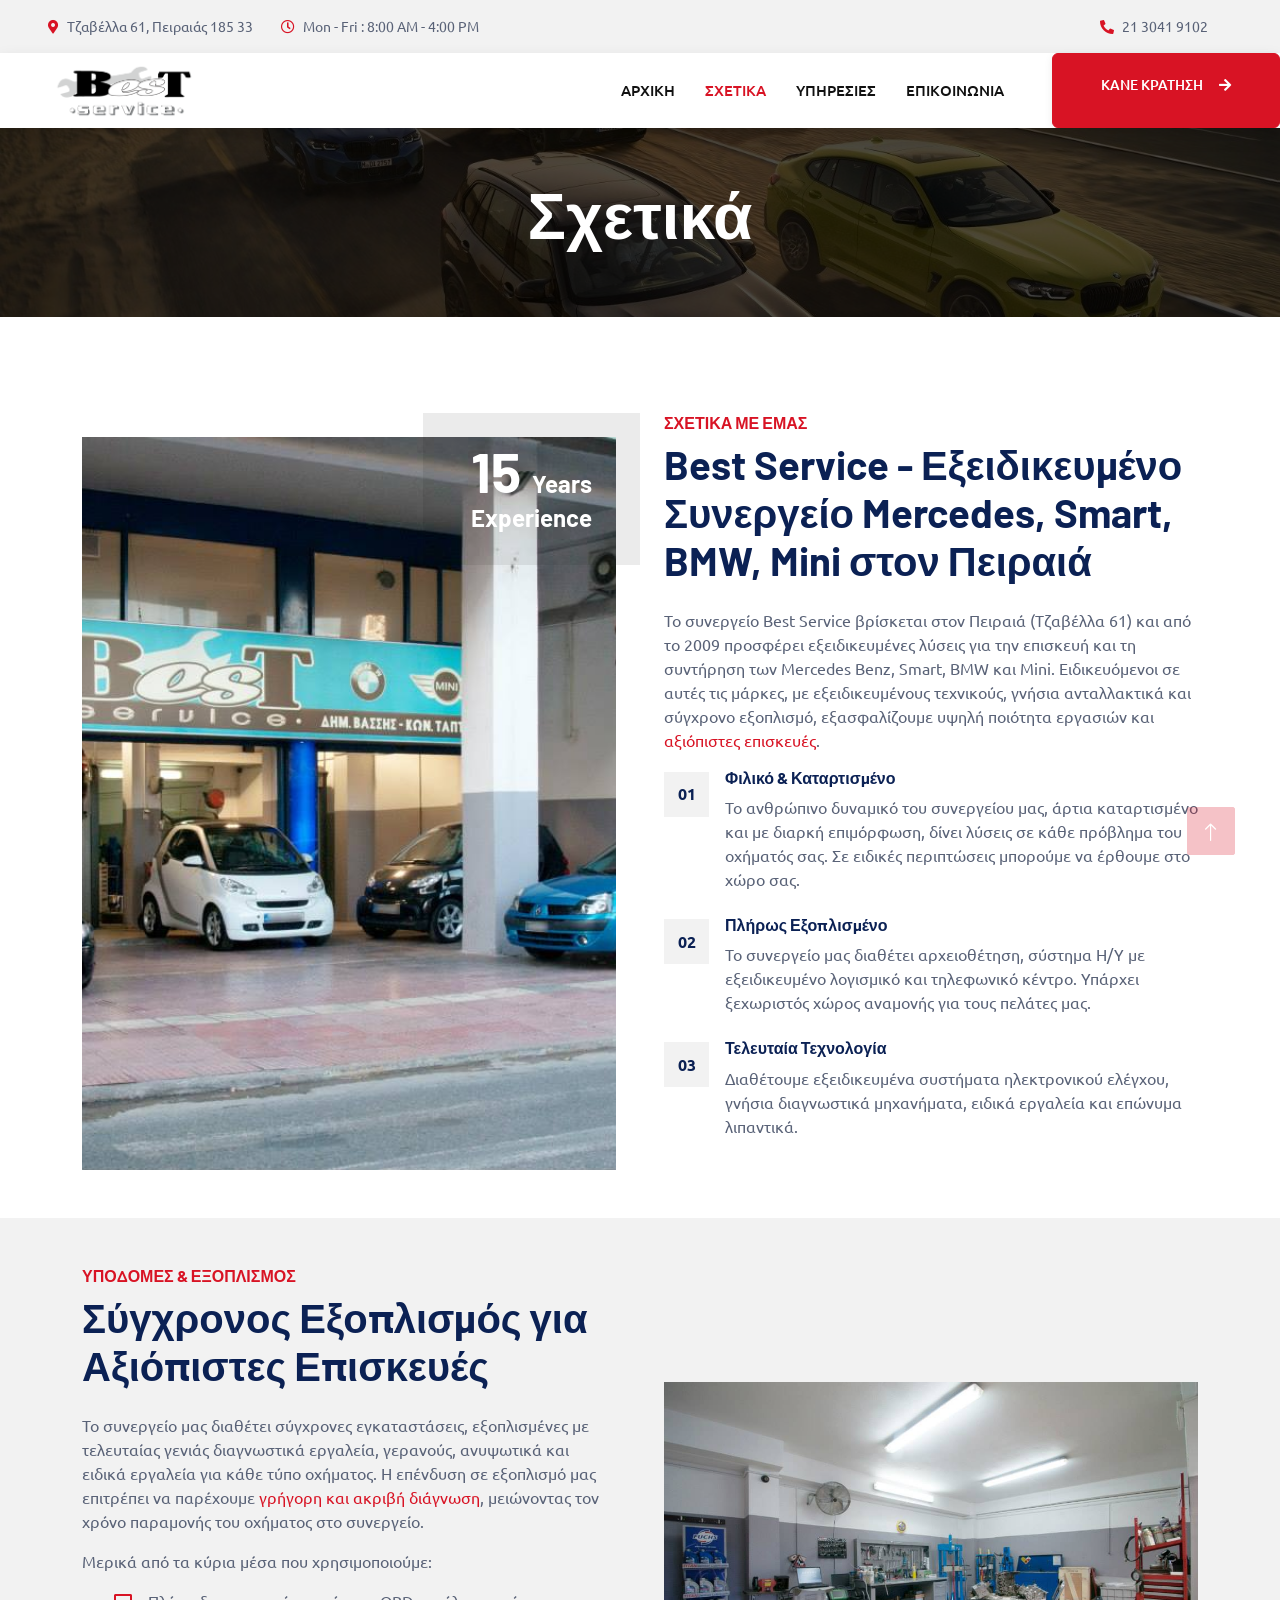
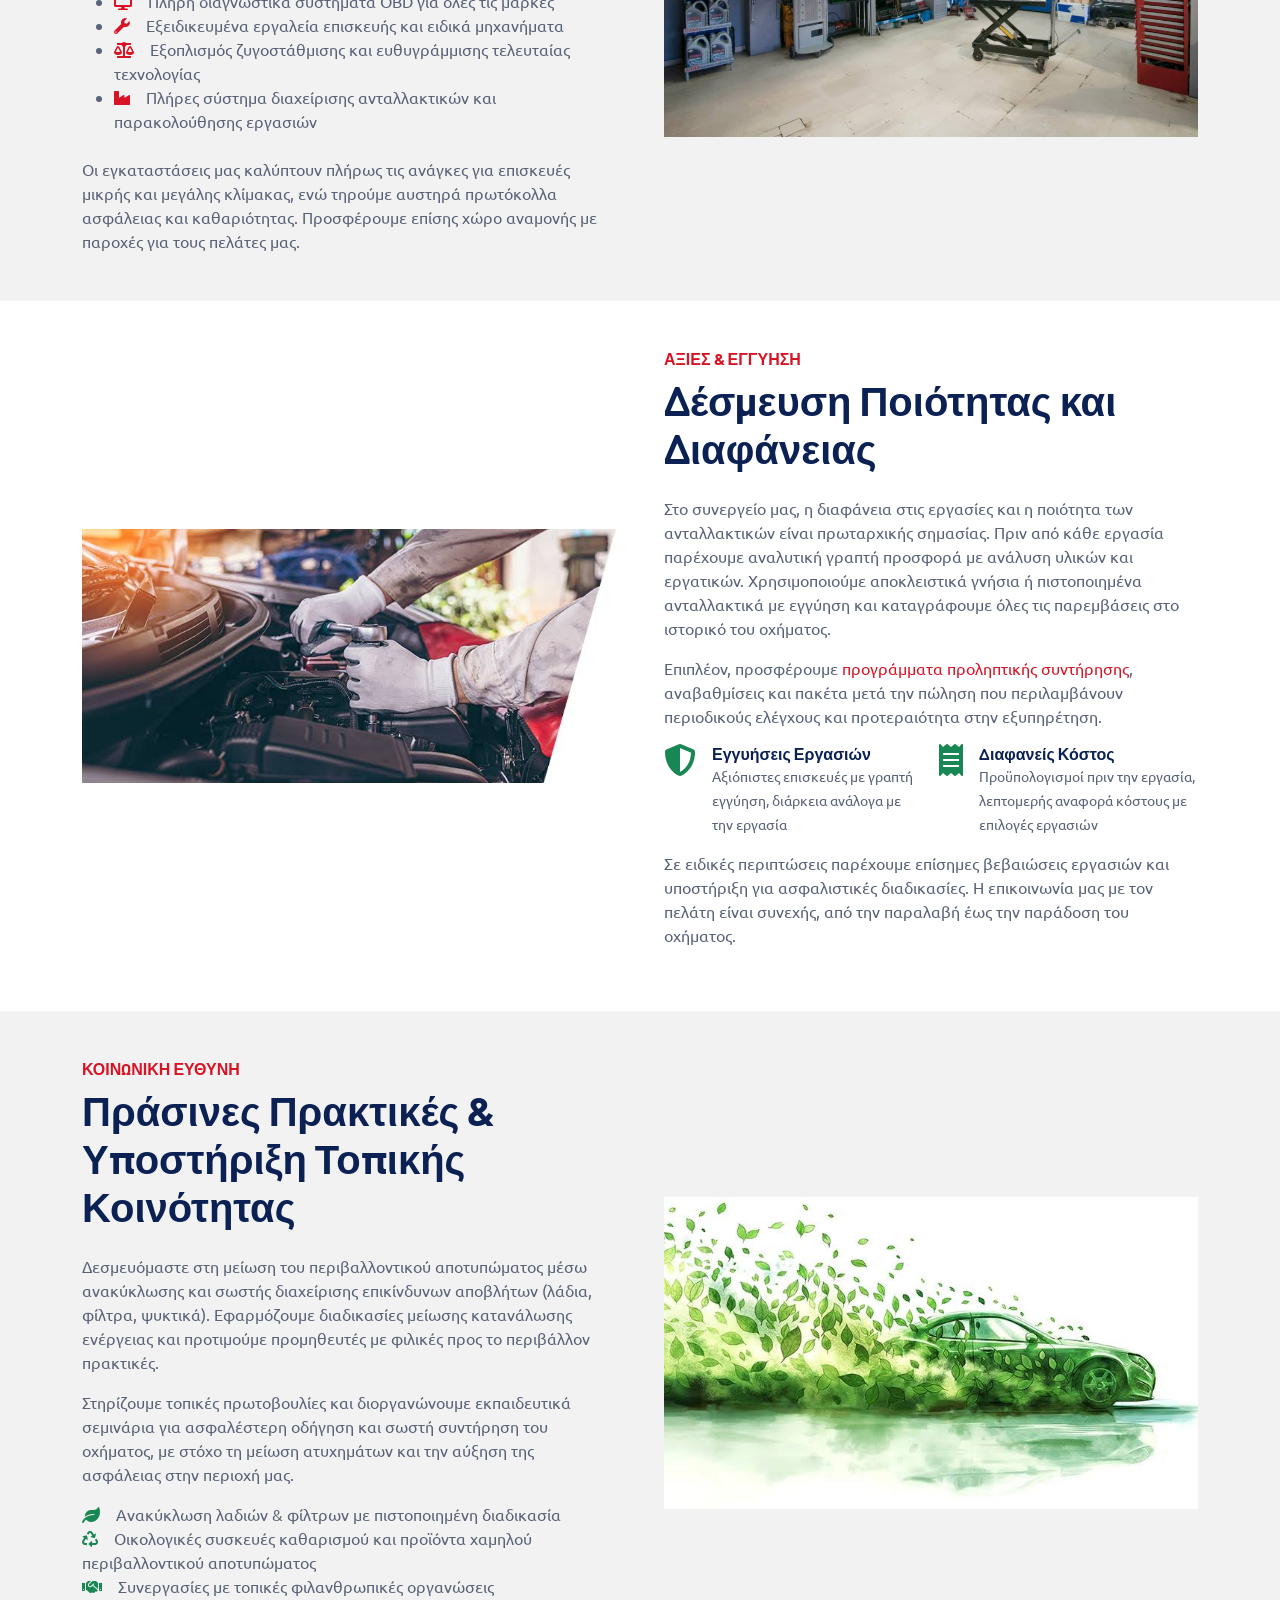
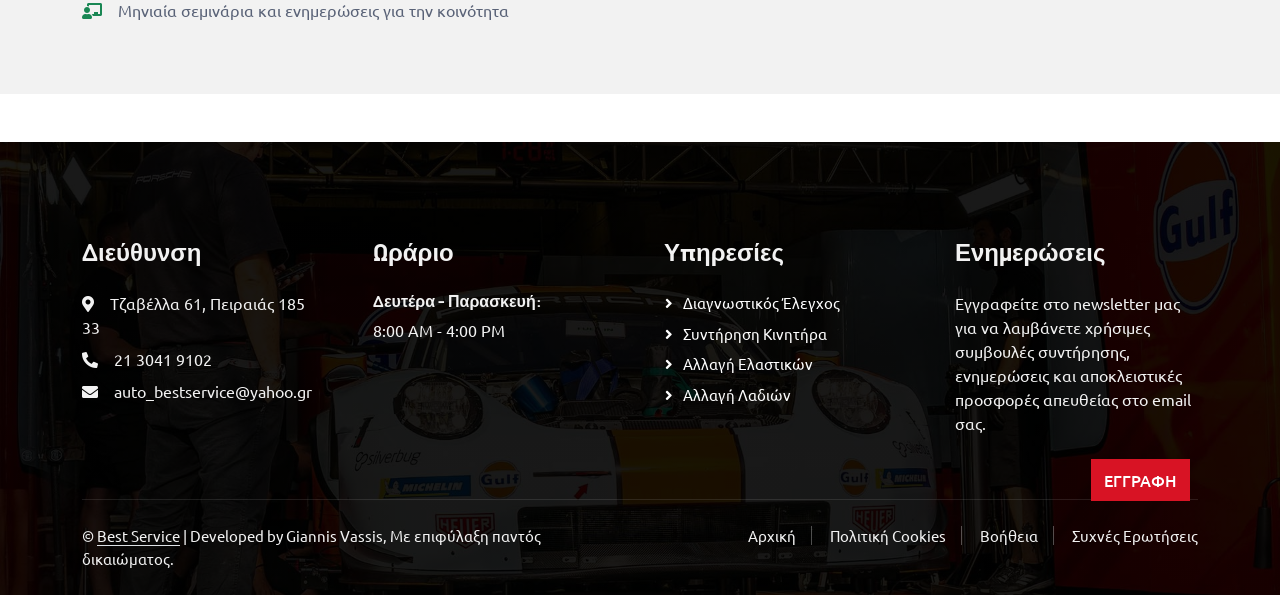
<file: carserv-1.0.0/about.html>
﻿<!DOCTYPE html>
<html lang="en">

<head>
    <meta charset="utf-8">
    <title>Best Service - Εξειδικευμένο Συνεργείο Mercedes, Smart, BMW, Mini στον Πειραιά</title>
    <meta content="width=device-width, initial-scale=1.0" name="viewport">
    <meta content="συνεργείο Πειραιά, εξειδικευμένο συνεργείο, Mercedes Benz, Smart, BMW, Mini, επισκευή αυτοκινήτων, συντήρηση οχημάτων, Τζαβέλλα, αναβάθμιση αυτοκινήτων" name="keywords">
    <meta content="Best Service - Το καλύτερο εξειδικευμένο συνεργείο στον Πειραιά. Ειδικευμένοι στα Mercedes Benz, Smart, BMW, Mini. Ολοκληρωμένες λύσεις επισκευής και συντήρησης από το 2009." name="description">
    <meta property="og:title" content="Best Service - Εξειδικευμένο Συνεργείο Πειραιά">
    <meta property="og:description" content="Εξειδικευμένο συνεργείο για Mercedes Benz, Smart, BMW, Mini. Επισκευές, συντήρηση, διαγνωστικά με γνήσια ανταλλακτικά στον Πειραιά.">
    <meta property="og:type" content="business.business">
    <meta property="og:url" content="https://www.auto-bestservice.gr/about.html">
    <meta name="robots" content="index, follow">
    <link rel="canonical" href="https://www.auto-bestservice.gr/about.html">
    
    <!-- Local Business Schema -->
    <script type="application/ld+json">
    {
      "@context": "https://schema.org",
      "@type": "AutoRepair",
      "name": "Best Service",
      "description": "Εξειδικευμένο συνεργείο για Mercedes Benz, Smart, BMW, Mini στον Πειραιά",
      "image": "https://www.auto-bestservice.gr/img/best service.png",
      "url": "https://www.auto-bestservice.gr",
      "telephone": "+30 21 3041 9102",
      "address": {
        "@type": "PostalAddress",
        "streetAddress": "Τζαβέλλα 61",
        "addressLocality": "Πειραιάς",
        "postalCode": "185 33",
        "addressCountry": "GR"
      },
      "geo": {
        "@type": "GeoCoordinates",
        "latitude": "37.9268",
        "longitude": "23.6378"
      },
      "priceRange": "€€",
      "openingHoursSpecification": {
        "@type": "OpeningHoursSpecification",
        "dayOfWeek": ["Monday", "Tuesday", "Wednesday", "Thursday", "Friday"],
        "opens": "08:00",
        "closes": "16:00"
      },
      "sameAs": [
        "https://www.facebook.com/bestservice",
        "https://www.instagram.com/bestservice"
      ],
      "knowsAbout": ["Mercedes Benz", "Smart", "BMW", "Mini", "Car Repair", "Car Maintenance", "Diagnostics"]
    }
    </script>

    <!-- Favicon -->
    <link href="img/favicon.ico" rel="icon">

    <!-- Google Web Fonts -->
    <link rel="preconnect" href="https://fonts.googleapis.com">
    <link rel="preconnect" href="https://fonts.gstatic.com" crossorigin>
    <link href="https://fonts.googleapis.com/css2?family=Barlow:wght@600;700&family=Ubuntu:wght@400;500&display=swap" rel="stylesheet"> 

    <!-- Icon Font Stylesheet -->
    <link href="https://cdnjs.cloudflare.com/ajax/libs/font-awesome/5.10.0/css/all.min.css" rel="stylesheet">
    <link href="https://cdn.jsdelivr.net/npm/bootstrap-icons@1.4.1/font/bootstrap-icons.css" rel="stylesheet">

    <!-- Libraries Stylesheet -->
    <link href="lib/animate/animate.min.css" rel="stylesheet">
    <link href="lib/owlcarousel/assets/owl.carousel.min.css" rel="stylesheet">
    <link href="lib/tempusdominus/css/tempusdominus-bootstrap-4.min.css" rel="stylesheet" />

    <!-- Customized Bootstrap Stylesheet -->
    <link href="css/bootstrap.min.css" rel="stylesheet">

    <!-- Template Stylesheet -->
    <link href="css/style.css" rel="stylesheet">
</head>

<body>
    <!-- Spinner Start -->
    <div id="spinner" class="show bg-white position-fixed translate-middle w-100 vh-100 top-50 start-50 d-flex align-items-center justify-content-center">
        <div class="spinner-border text-primary" style="width: 3rem; height: 3rem;" role="status">
            <span class="sr-only">Loading...</span>
        </div>
    </div>
    <!-- Spinner End -->
    <!-- Topbar Start -->
    <div class="container-fluid bg-light p-0">
        <div class="row gx-0 d-none d-lg-flex">
            <div class="col-lg-7 px-5 text-start">
                <div class="h-100 d-inline-flex align-items-center py-3 me-4">
                    <small class="fa fa-map-marker-alt text-primary me-2"></small>
                    <small>Τζαβέλλα 61, Πειραιάς 185 33</small>
                </div>
                <div class="h-100 d-inline-flex align-items-center py-3">
                    <small class="far fa-clock text-primary me-2"></small>
                    <small>Mon - Fri : 8:00 AM - 4:00 PM</small>
                </div>
            </div>
            <div class="col-lg-5 px-5 text-end">
                <div class="h-100 d-inline-flex align-items-center py-3 me-4">
                    <small class="fa fa-phone-alt text-primary me-2"></small>
                    <small>21 3041 9102</small>
                </div>
            </div>
        </div>
    </div>
    <!-- Topbar End -->
    <!-- Navbar Start -->
    <nav class="navbar navbar-expand-lg bg-white navbar-light shadow sticky-top p-0">
        <a href="index.html" class="navbar-brand d-flex align-items-center px-4 px-lg-5">
            <img src="img/best service.png" alt="Best Service" style="height:64px;" />
        </a>
        <button type="button" class="navbar-toggler me-4" data-bs-toggle="collapse" data-bs-target="#navbarCollapse">
            <span class="navbar-toggler-icon"></span>
        </button>
        <div class="collapse navbar-collapse" id="navbarCollapse">
            <div class="navbar-nav ms-auto p-4 p-lg-0">
                <a href="index.html" class="nav-item nav-link">Αρχικη</a>
                <a href="about.html" class="nav-item nav-link">Σχετικα</a>
                <a href="service.html" class="nav-item nav-link">Υπηρεσιες</a>
                <a href="contact.html" class="nav-item nav-link">Επικοινωνια</a>
            </div>
            <a href="booking.html" class="btn btn-primary btn-booking py-2 px-3 px-lg-5">Κανε κρατηση<i class="fa fa-arrow-right ms-3"></i></a>
        </div>
    </nav>
    <!-- Navbar End -->
    <!-- Page Header Start -->
    <div class="container-fluid page-header mb-5 p-0" style="background-image: url(img/image4.jpeg);">
        <div class="container-fluid page-header-inner py-5">
            <div class="container text-center">
                <h1 class="display-3 text-white mb-3 animated slideInDown">Σχετικά</h1>
                <nav aria-label="breadcrumb">
                    <!-- <ol class="breadcrumb justify-content-center text-uppercase">
                        <li class="breadcrumb-item"><a href="#">Home</a></li>
                        <li class="breadcrumb-item"><a href="#">Pages</a></li>
                        <li class="breadcrumb-item text-white active" aria-current="page">Services</li>
                    </ol> -->
                </nav>
            </div>
        </div>
    </div>
    <!-- Page Header End -->
    
    <!-- About Start -->
    <div class="container-xxl py-5">
        <div class="container">
            <div class="row g-5">
                <div class="col-lg-6 pt-4" style="min-height: 400px;">
                    <div class="position-relative h-100 wow fadeIn" data-wow-delay="0.1s">
                        <img class="position-absolute img-fluid w-100 h-100" src="img/facilities.jpg" style="object-fit: cover;" alt="Εγκαταστάσεις Best Service - Εξειδικευμένο Συνεργείο Πειραιά">
                        <div class="position-absolute top-0 end-0 mt-n4 me-n4 py-4 px-5" style="background: rgba(0, 0, 0, .08);">
                            <h1 class="display-4 text-white mb-0">15 <span class="fs-4">Years</span></h1>
                            <h4 class="text-white">Experience</h4>
                        </div>
                    </div>
                </div>
                <div class="col-lg-6">
                    <h6 class="text-primary text-uppercase">Σχετικα με εμας</h6>
                    <h1 class="mb-4">Best Service - Εξειδικευμένο Συνεργείο Mercedes, Smart, BMW, Mini στον Πειραιά</h1>
                    <p class=\"mb-4\">Το συνεργείο Best Service βρίσκεται στον Πειραιά (Τζαβέλλα 61) και από το 2009 προσφέρει εξειδικευμένες λύσεις για την επισκευή και τη συντήρηση των Mercedes Benz, Smart, BMW και Mini. Ειδικευόμενοι σε αυτές τις μάρκες, με εξειδικευμένους τεχνικούς, γνήσια ανταλλακτικά και σύγχρονο εξοπλισμό, εξασφαλίζουμε υψηλή ποιότητα εργασιών και <a href=\"service.html\" class=\"text-primary fw-bold\">αξιόπιστες επισκευές</a>.</p>
                    <div class="row g-4 mb-3 pb-3">
                        <div class="col-12 wow fadeIn" data-wow-delay="0.1s">
                            <div class="d-flex">
                                <div class="bg-light d-flex flex-shrink-0 align-items-center justify-content-center mt-1" style="width: 45px; height: 45px;">
                                    <span class="fw-bold text-secondary">01</span>
                                </div>
                                <div class="ps-3">
                                    <h6>Φιλικό &amp; Καταρτισμένο</h6>
                                    <span>Το ανθρώπινο δυναμικό του συνεργείου μας, άρτια καταρτισμένο και με διαρκή επιμόρφωση, δίνει λύσεις σε κάθε πρόβλημα του οχήματός σας. Σε ειδικές περιπτώσεις μπορούμε να έρθουμε στο χώρο σας.</span>
                                </div>
                            </div>
                        </div>
                        <div class="col-12 wow fadeIn" data-wow-delay="0.3s">
                            <div class="d-flex">
                                <div class="bg-light d-flex flex-shrink-0 align-items-center justify-content-center mt-1" style="width: 45px; height: 45px;">
                                    <span class="fw-bold text-secondary">02</span>
                                </div>
                                <div class="ps-3">
                                    <h6>Πλήρως Εξοπλισμένο</h6>
                                    <span>Το συνεργείο μας διαθέτει αρχειοθέτηση, σύστημα Η/Υ με εξειδικευμένο λογισμικό και τηλεφωνικό κέντρο. Υπάρχει ξεχωριστός χώρος αναμονής για τους πελάτες μας.</span>
                                </div>
                            </div>
                        </div>
                        <div class="col-12 wow fadeIn" data-wow-delay="0.5s">
                            <div class="d-flex">
                                <div class="bg-light d-flex flex-shrink-0 align-items-center justify-content-center mt-1" style="width: 45px; height: 45px;">
                                    <span class="fw-bold text-secondary">03</span>
                                </div>
                                <div class="ps-3">
                                    <h6>Τελευταία Τεχνολογία</h6>
                                    <span>Διαθέτουμε εξειδικευμένα συστήματα ηλεκτρονικού ελέγχου, γνήσια διαγνωστικά μηχανήματα, ειδικά εργαλεία και επώνυμα λιπαντικά.</span>
                                </div>
                            </div>
                        </div>
                    </div>
                </div>
            </div>
        </div>
    </div>
    <!-- About End -->

    <!-- Additional About Sections Start -->
    <div class="container-xxl py-5 bg-light">
        <div class="container">
            <div class="row g-5 align-items-center">
                <div class="col-lg-6">
                    <h6 class="text-primary text-uppercase">ΥΠΟΔΟΜΕΣ &amp; ΕΞΟΠΛΙΣΜΟΣ</h6>
                    <h1 class="mb-4">Σύγχρονος Εξοπλισμός για Αξιόπιστες Επισκευές</h1>
                    <p>Το συνεργείο μας διαθέτει σύγχρονες εγκαταστάσεις, εξοπλισμένες με τελευταίας γενιάς διαγνωστικά εργαλεία, γερανούς, ανυψωτικά και ειδικά εργαλεία για κάθε τύπο οχήματος. Η επένδυση σε εξοπλισμό μας επιτρέπει να παρέχουμε <a href=\"service.html\" class=\"text-primary fw-bold\">γρήγορη και ακριβή διάγνωση</a>, μειώνοντας τον χρόνο παραμονής του οχήματος στο συνεργείο.</p>
                    <p>Μερικά από τα κύρια μέσα που χρησιμοποιούμε:</p>
                    <ul class="mb-4">
                        <li><i class="fa fa-desktop text-primary me-3"></i>Πλήρη διαγνωστικά συστήματα OBD για όλες τις μάρκες</li>
                        <li><i class="fa fa-wrench text-primary me-3"></i>Εξειδικευμένα εργαλεία επισκευής και ειδικά μηχανήματα</li>
                        <li><i class="fa fa-balance-scale text-primary me-3"></i>Εξοπλισμός ζυγοστάθμισης και ευθυγράμμισης τελευταίας τεχνολογίας</li>
                        <li><i class="fa fa-industry text-primary me-3"></i>Πλήρες σύστημα διαχείρισης ανταλλακτικών και παρακολούθησης εργασιών</li>
                    </ul>
                    <p class="mb-0">Οι εγκαταστάσεις μας καλύπτουν πλήρως τις ανάγκες για επισκευές μικρής και μεγάλης κλίμακας, ενώ τηρούμε αυστηρά πρωτόκολλα ασφάλειας και καθαριότητας. Προσφέρουμε επίσης χώρο αναμονής με παροχές για τους πελάτες μας.</p>
                </div>
                <div class="col-lg-6">
                    <div class="position-relative overflow-hidden rounded">
                        <img class="img-fluid w-100" src="img/equipment.jpg" alt="Σύγχρονος Εξοπλισμός Διαγνωστικών - Best Service Πειραιά">
                    </div>
                </div>
            </div>
        </div>
    </div>

    <div class="container-xxl py-5">
        <div class="container">
            <div class="row g-5 align-items-center">
                <div class="col-lg-6 order-lg-2">
                    <h6 class="text-primary text-uppercase">ΑΞΙΕΣ & ΕΓΓΥΗΣΗ</h6>
                    <h1 class="mb-4">Δέσμευση Ποιότητας και Διαφάνειας</h1>
                    <p>Στο συνεργείο μας, η διαφάνεια στις εργασίες και η ποιότητα των ανταλλακτικών είναι πρωταρχικής σημασίας. Πριν από κάθε εργασία παρέχουμε αναλυτική γραπτή προσφορά με ανάλυση υλικών και εργατικών. Χρησιμοποιούμε αποκλειστικά γνήσια ή πιστοποιημένα ανταλλακτικά με εγγύηση και καταγράφουμε όλες τις παρεμβάσεις στο ιστορικό του οχήματος.</p>
                    <p>Επιπλέον, προσφέρουμε <a href=\"service.html\" class=\"text-primary fw-bold\">προγράμματα προληπτικής συντήρησης</a>, αναβαθμίσεις και πακέτα μετά την πώληση που περιλαμβάνουν περιοδικούς ελέγχους και προτεραιότητα στην εξυπηρέτηση.</p>
                    <div class="row g-3">
                        <div class="col-sm-6">
                            <div class="d-flex">
                                <i class="fa fa-shield-alt fa-2x text-success me-3"></i>
                                <div>
                                    <h6 class="mb-0">Εγγυήσεις Εργασιών</h6>
                                    <small>Αξιόπιστες επισκευές με γραπτή εγγύηση, διάρκεια ανάλογα με την εργασία</small>
                                </div>
                            </div>
                        </div>
                        <div class="col-sm-6">
                            <div class="d-flex">
                                <i class="fa fa-receipt fa-2x text-success me-3"></i>
                                <div>
                                    <h6 class="mb-0">Διαφανείς Κόστος</h6>
                                    <small>Προϋπολογισμοί πριν την εργασία, λεπτομερής αναφορά κόστους με επιλογές εργασιών</small>
                                </div>
                            </div>
                        </div>
                    </div>
                    <p class="mt-3">Σε ειδικές περιπτώσεις παρέχουμε επίσημες βεβαιώσεις εργασιών και υποστήριξη για ασφαλιστικές διαδικασίες. Η επικοινωνία μας με τον πελάτη είναι συνεχής, από την παραλαβή έως την παράδοση του οχήματος.</p>
                </div>
                <div class="col-lg-6 order-lg-1">
                    <div class="position-relative overflow-hidden rounded">
                        <img class="img-fluid w-100" src="img/values.jpg" alt="Αξίες Ποιότητας και Εγγύηση Εργασιών - Best Service">
                    </div>
                </div>
            </div>
        </div>
    </div>

    <div class="container-xxl py-5 bg-light">
        <div class="container">
            <div class="row g-5 align-items-center">
                <div class="col-lg-6">
                    <h6 class="text-primary text-uppercase">ΚΟΙΝΩΝΙΚΗ ΕΥΘΥΝΗ</h6>
                    <h1 class="mb-4">Πράσινες Πρακτικές & Υποστήριξη Τοπικής Κοινότητας</h1>
                    <p>Δεσμευόμαστε στη μείωση του περιβαλλοντικού αποτυπώματος μέσω ανακύκλωσης και σωστής διαχείρισης επικίνδυνων αποβλήτων (λάδια, φίλτρα, ψυκτικά). Εφαρμόζουμε διαδικασίες μείωσης κατανάλωσης ενέργειας και προτιμούμε προμηθευτές με φιλικές προς το περιβάλλον πρακτικές.</p>
                    <p>Στηρίζουμε τοπικές πρωτοβουλίες και διοργανώνουμε εκπαιδευτικά σεμινάρια για ασφαλέστερη οδήγηση και σωστή συντήρηση του οχήματος, με στόχο τη μείωση ατυχημάτων και την αύξηση της ασφάλειας στην περιοχή μας.</p>
                    <ul class="list-unstyled mb-4">
                        <li><i class="fa fa-leaf text-success me-3"></i>Ανακύκλωση λαδιών & φίλτρων με πιστοποιημένη διαδικασία</li>
                        <li><i class="fa fa-recycle text-success me-3"></i>Οικολογικές συσκευές καθαρισμού και προϊόντα χαμηλού περιβαλλοντικού αποτυπώματος</li>
                        <li><i class="fa fa-handshake text-success me-3"></i>Συνεργασίες με τοπικές φιλανθρωπικές οργανώσεις</li>
                        <li><i class="fa fa-chalkboard-teacher text-success me-3"></i>Μηνιαία σεμινάρια και ενημερώσεις για την κοινότητα</li>
                    </ul>
                </div>
                <div class="col-lg-6">
                    <div class="position-relative overflow-hidden rounded">
                        <img class="img-fluid w-100" src="img/community.jpg" alt="Κοινωνική Ευθύνη και Πράσινες Πρακτικές - Best Service Πειραιά">
                    </div>
                </div>
            </div>
        </div>
    </div>
    <!-- Additional About Sections End -->
   
   
    <!-- Footer Start -->
    <div class="container-fluid bg-dark text-light footer pt-5 mt-5 wow fadeIn" data-wow-delay="0.1s">
        <div class="container py-5">
            <div class="row g-5">
                <div class="col-lg-3 col-md-6">
                    <h4 class="text-light mb-4">Διεύθυνση</h4>
                    <p class="mb-2"><i class="fa fa-map-marker-alt me-3"></i>Τζαβέλλα 61, Πειραιάς 185 33</p>
                    <p class="mb-2"><i class="fa fa-phone-alt me-3"></i>21 3041 9102</p>
                    <p class="mb-2"><i class="fa fa-envelope me-3"></i>auto_bestservice@yahoo.gr</p>
                    <div class="d-flex pt-2">
                    </div>
                </div>
                <div class="col-lg-3 col-md-6">
                    <h4 class="text-light mb-4">Ωράριο</h4>
                    <h6 class="text-light">Δευτέρα - Παρασκευή:</h6>
                    <p class="mb-4">8:00 AM - 4:00 PM</p>
                </div>
                <div class="col-lg-3 col-md-6">
                    <h4 class="text-light mb-4">Υπηρεσίες</h4>
                    <a class="btn btn-link" href="">Διαγνωστικός Έλεγχος</a>
                    <a class="btn btn-link" href="">Συντήρηση Κινητήρα</a>
                    <a class="btn btn-link" href="">Αλλαγή Ελαστικών</a>
                    <a class="btn btn-link" href="">Αλλαγή Λαδιών</a>
                </div>
                <div class="col-lg-3 col-md-6">
                    <h4 class="text-light mb-4">Ενημερώσεις</h4>
                    <p>Εγγραφείτε στο newsletter μας για να λαμβάνετε χρήσιμες συμβουλές συντήρησης, ενημερώσεις και αποκλειστικές προσφορές απευθείας στο email σας.</p>
                    <div class="position-relative mx-auto" style="max-width: 400px;">
                        <button type="button" class="btn btn-primary py-2 position-absolute top-0 end-0 mt-2 me-2">Εγγραφη</button>
                    </div>
                </div>
            </div>
        </div>
        <div class="container">
            <div class="copyright">
                <div class="row">
                    <div class="col-md-6 text-center text-md-start mb-3 mb-md-0">
                        &copy; <a class="border-bottom" href="#">Best Service</a> | Developed by Giannis Vassis, Με επιφύλαξη παντός δικαιώματος.

                        <!--/*** This template is free as long as you keep the footer author’s credit link/attribution link/backlink. If you'd like to use the template without the footer author’s credit link/attribution link/backlink, you can purchase the Credit Removal License from "https://htmlcodex.com/credit-removal". Thank you for your support. ***/-->
                    </div>
                    <div class="col-md-6 text-center text-md-end">
                        <div class="footer-menu">
                            <a href="index.html">Αρχική</a>
                            <a href="cookies.html">Πολιτική Cookies</a>
                            <a href="voithia.html">Βοήθεια</a>
                            <a href="sixnes-erotiseis.html">Συχνές Ερωτήσεις</a>
                        </div>
                    </div>
                </div>
            </div>
        </div>
    </div>
    <!-- Footer End -->
    <!-- Back to Top -->
    <a href="#" class="btn btn-lg btn-primary btn-lg-square back-to-top"><i class="bi bi-arrow-up"></i></a>


    <!-- JavaScript Libraries -->
    <script src="https://code.jquery.com/jquery-3.4.1.min.js"></script>
    <script src="https://cdn.jsdelivr.net/npm/bootstrap@5.0.0/dist/js/bootstrap.bundle.min.js"></script>
    <script src="lib/wow/wow.min.js"></script>
    <script src="lib/easing/easing.min.js"></script>
    <script src="lib/waypoints/waypoints.min.js"></script>
    <script src="lib/counterup/counterup.min.js"></script>
    <script src="lib/owlcarousel/owl.carousel.min.js"></script>
    <script src="lib/tempusdominus/js/moment.min.js"></script>
    <script src="lib/tempusdominus/js/moment-timezone.min.js"></script>
    <script src="lib/tempusdominus/js/tempusdominus-bootstrap-4.min.js"></script>

    <!-- Template Javascript -->
    <script src="js/main.js"></script>
</body>

</html>
</file>
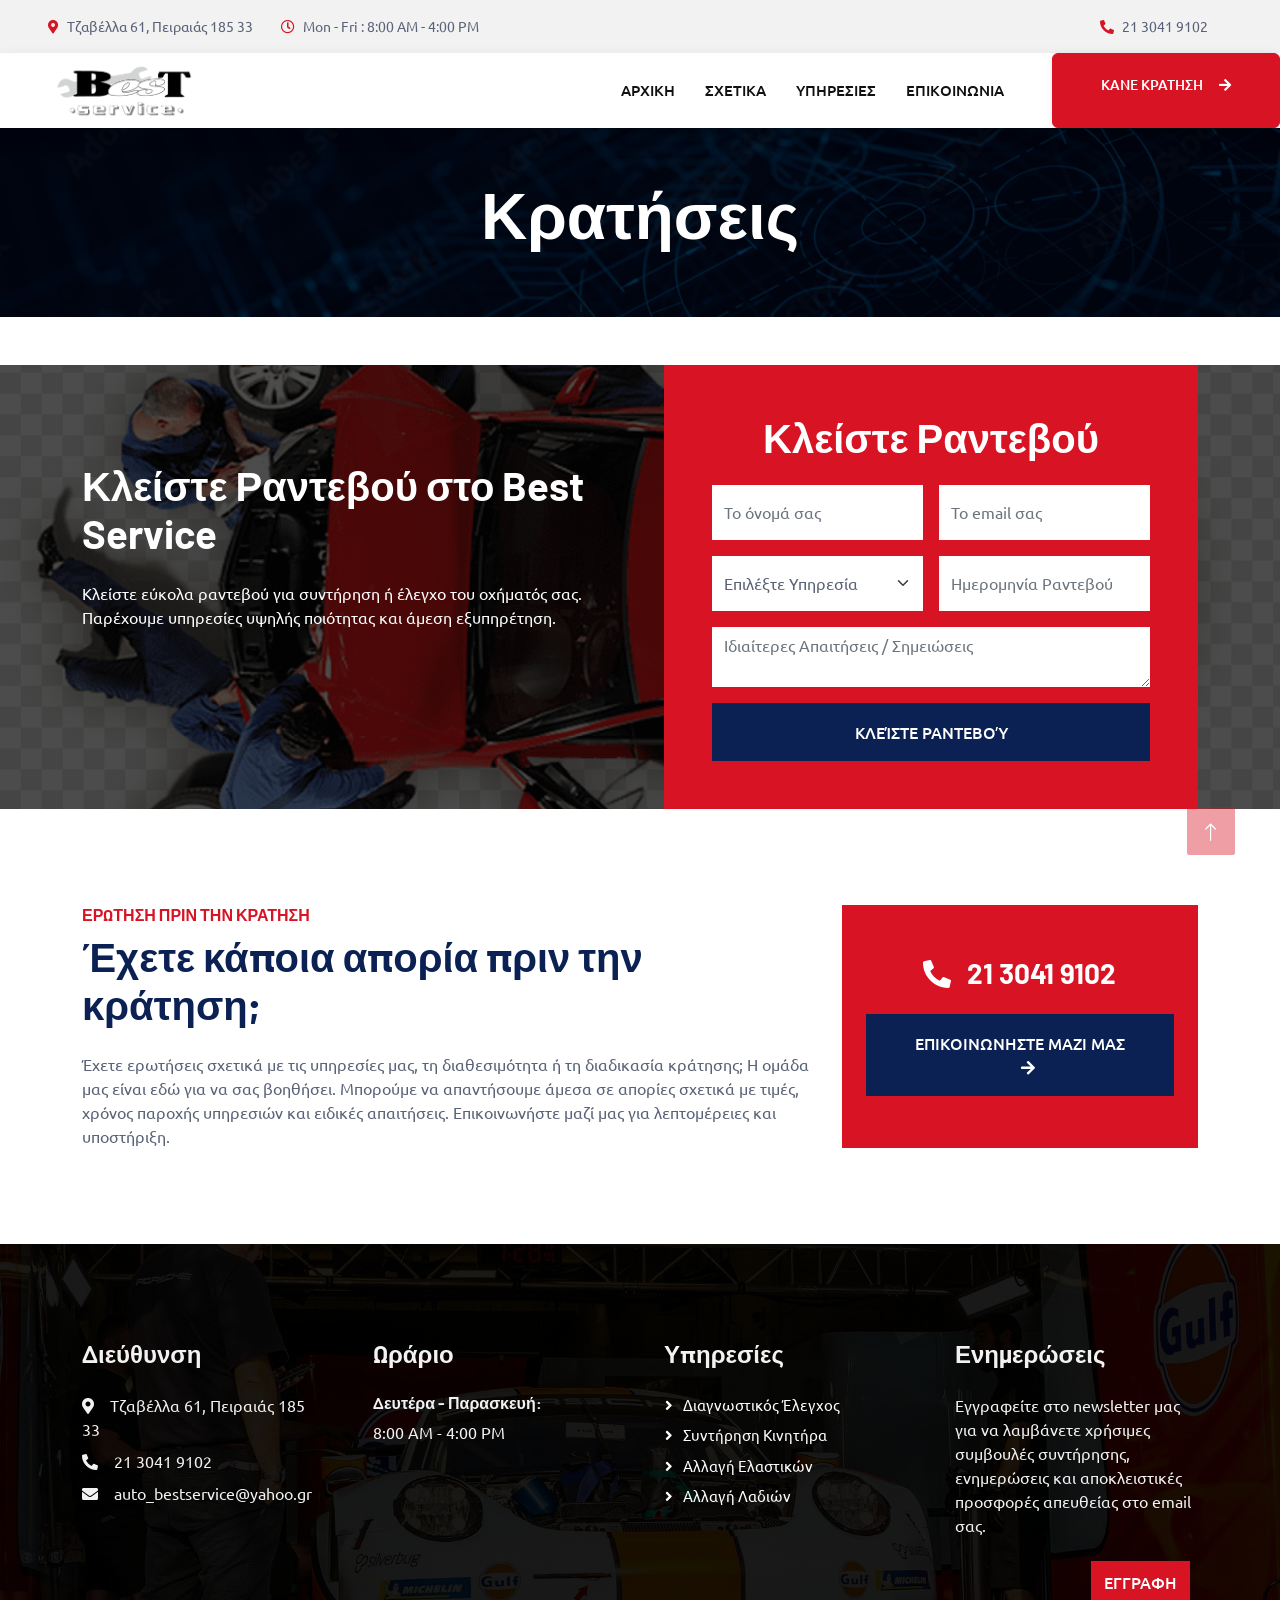
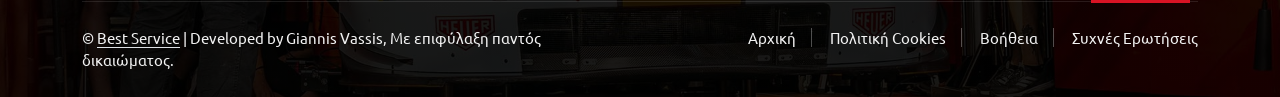
<file: carserv-1.0.0/booking.html>
﻿<!DOCTYPE html>
<html lang="en">

<head>
    <meta charset="utf-8">
    <title>Best Service - Κράτηση Ώρας | Συνεργείο Πειραιά Mercedes, Smart, BMW, Mini</title>
    <meta content="width=device-width, initial-scale=1.0" name="viewport">
    <meta content="κράτηση συνεργείου, online κράτηση, επισκευή αυτοκινήτου, Best Service Πειραιά, συνεργείο Mercedes Smart BMW Mini, Τζαβέλλα" name="keywords">
    <meta content="Κάντε εύκολα κράτηση στο Best Service του Πειραιά. Ολοκληρωμένη υπηρεσία κράτησης για επισκευή και συντήρηση Mercedes, Smart, BMW, Mini." name="description">
    <meta property="og:title" content="Best Service - Κράτηση Ώρας Πειραιά">
    <meta property="og:description" content="Κάντε αμέσως κράτηση online. Ημερομηνίες και ώρες διαθέσιμες για όλες τις υπηρεσίες.">
    <meta property="og:type" content="website">
    <meta property="og:url" content="https://www.auto-bestservice.gr/booking.html">
    <meta name="robots" content="index, follow">
    <link rel="canonical" href="https://www.auto-bestservice.gr/booking.html">

    <!-- Favicon -->
    <link href="img/favicon.ico" rel="icon">

    <!-- Google Web Fonts -->
    <link rel="preconnect" href="https://fonts.googleapis.com">
    <link rel="preconnect" href="https://fonts.gstatic.com" crossorigin>
    <link href="https://fonts.googleapis.com/css2?family=Barlow:wght@600;700&family=Ubuntu:wght@400;500&display=swap" rel="stylesheet"> 

    <!-- Icon Font Stylesheet -->
    <link href="https://cdnjs.cloudflare.com/ajax/libs/font-awesome/5.10.0/css/all.min.css" rel="stylesheet">
    <link href="https://cdn.jsdelivr.net/npm/bootstrap-icons@1.4.1/font/bootstrap-icons.css" rel="stylesheet">

    <!-- Libraries Stylesheet -->
    <link href="lib/animate/animate.min.css" rel="stylesheet">
    <link href="lib/owlcarousel/assets/owl.carousel.min.css" rel="stylesheet">
    <link href="lib/tempusdominus/css/tempusdominus-bootstrap-4.min.css" rel="stylesheet" />

    <!-- Customized Bootstrap Stylesheet -->
    <link href="css/bootstrap.min.css" rel="stylesheet">

    <!-- Template Stylesheet -->
    <link href="css/style.css" rel="stylesheet">
</head>

<body>
    <!-- Spinner Start -->
    <div id="spinner" class="show bg-white position-fixed translate-middle w-100 vh-100 top-50 start-50 d-flex align-items-center justify-content-center">
        <div class="spinner-border text-primary" style="width: 3rem; height: 3rem;" role="status">
            <span class="sr-only">Loading...</span>
        </div>
    </div>
    <!-- Spinner End -->
    <!-- Topbar Start -->
    <div class="container-fluid bg-light p-0">
        <div class="row gx-0 d-none d-lg-flex">
            <div class="col-lg-7 px-5 text-start">
                <div class="h-100 d-inline-flex align-items-center py-3 me-4">
                    <small class="fa fa-map-marker-alt text-primary me-2"></small>
                    <small>Τζαβέλλα 61, Πειραιάς 185 33</small>
                </div>
                <div class="h-100 d-inline-flex align-items-center py-3">
                    <small class="far fa-clock text-primary me-2"></small>
                    <small>Mon - Fri : 8:00 AM - 4:00 PM</small>
                </div>
            </div>
            <div class="col-lg-5 px-5 text-end">
                <div class="h-100 d-inline-flex align-items-center py-3 me-4">
                    <small class="fa fa-phone-alt text-primary me-2"></small>
                    <small>21 3041 9102</small>
                </div>
            </div>
        </div>
    </div>
    <!-- Topbar End -->
    <!-- Navbar Start -->
    <nav class="navbar navbar-expand-lg bg-white navbar-light shadow sticky-top p-0">
        <a href="index.html" class="navbar-brand d-flex align-items-center px-4 px-lg-5">
            <img src="img/best service.png" alt="Best Service" style="height:64px;" />
        </a>
        <button type="button" class="navbar-toggler me-4" data-bs-toggle="collapse" data-bs-target="#navbarCollapse">
            <span class="navbar-toggler-icon"></span>
        </button>
        <div class="collapse navbar-collapse" id="navbarCollapse">
            <div class="navbar-nav ms-auto p-4 p-lg-0">
                <a href="index.html" class="nav-item nav-link">Αρχικη</a>
                <a href="about.html" class="nav-item nav-link">Σχετικα</a>
                <a href="service.html" class="nav-item nav-link">Υπηρεσιες</a>
                <a href="contact.html" class="nav-item nav-link">Επικοινωνια</a>
            </div>
            <a href="booking.html" class="btn btn-primary btn-booking py-2 px-3 px-lg-5">Κανε κρατηση<i class="fa fa-arrow-right ms-3"></i></a>
        </div>
    </nav>
    <!-- Navbar End -->
    <!-- Page Header Start -->
    <div class="container-fluid page-header mb-5 p-0" style="background-image: url(img/kratisis.jpg);">
        <div class="container-fluid page-header-inner py-5">
            <div class="container text-center">
                <h1 class="display-3 text-white mb-3 animated slideInDown">Κρατήσεις</h1>
                <nav aria-label="breadcrumb">
                    <!-- <ol class="breadcrumb justify-content-center text-uppercase">
                        <li class="breadcrumb-item"><a href="#">Home</a></li>
                        <li class="breadcrumb-item"><a href="#">Pages</a></li>
                        <li class="breadcrumb-item text-white active" aria-current="page">Booking</li>
                    </ol> -->
                </nav>
            </div>
        </div>
    </div>
    <!-- Page Header End -->
    <!-- Booking Start -->
    <div class="container-fluid bg-secondary booking my-5 wow fadeInUp" data-wow-delay="0.1s">
        <div class="container">
            <div class="row gx-5">
                <div class="col-lg-6 py-5">
                    <div class="py-5">
                        <h1 class="text-white mb-4">Κλείστε Ραντεβού στο Best Service</h1>
                        <p class="text-white mb-0">Κλείστε εύκολα ραντεβού για συντήρηση ή έλεγχο του οχήματός σας. Παρέχουμε υπηρεσίες υψηλής ποιότητας και άμεση εξυπηρέτηση.</p>
                    </div>
                </div>
                <div class="col-lg-6">
                    <div class="bg-primary h-100 d-flex flex-column justify-content-center text-center p-5 wow zoomIn" data-wow-delay="0.6s">
                        <h1 class="text-white mb-4">Κλείστε Ραντεβού</h1>
                        <form action="https://formspree.io/f/mpqgeygj" method="POST">
                            <input type="hidden" name="_subject" value="Booking Request - Best Service">
                            <input type="hidden" name="template" value="booking">
                            <div class="row g-3">
                                <div class="col-12 col-sm-6">
                                    <input type="text" class="form-control border-0" name="name" placeholder="Το όνομά σας" style="height: 55px;" required>
                                </div>
                                <div class="col-12 col-sm-6">
                                    <input type="email" class="form-control border-0" name="_replyto" placeholder="Το email σας" style="height: 55px;" required>
                                </div>
                                <div class="col-12 col-sm-6">
                                    <select class="form-select border-0" name="service" style="height: 55px;" required>
                                        <option value="" selected>Επιλέξτε Υπηρεσία</option>
                                        <option value="Διάγνωση">Διάγνωση</option>
                                        <option value="Συντήρηση Κινητήρα">Συντήρηση Κινητήρα</option>
                                        <option value="Αλλαγή Λαδιών">Αλλαγή Λαδιών</option>
                                        <option value="Αντικατάσταση Ελαστικών">Αντικατάσταση Ελαστικών</option>
                                        <option value="Έλεγχος Φρένων">Έλεγχος Φρένων</option>
                                        <option value="Κλιματισμός / Συμπλήρωση Freon">Κλιματισμός / Συμπλήρωση Freon</option>
                                        <option value="Ηλεκτρονική Διάγνωση">Ηλεκτρονική Διάγνωση</option>
                                        <option value="Καθαρισμός Εσωτερικού">Καθαρισμός Εσωτερικού</option>
                                    </select>
                                </div>
                                <div class="col-12 col-sm-6">
                                    <div class="date" id="date1" data-target-input="nearest">
                                        <input type="text"
                                            class="form-control border-0 datetimepicker-input"
                                            name="date" placeholder="Ημερομηνία Ραντεβού" data-target="#date1" data-toggle="datetimepicker" style="height: 55px;">
                                    </div>
                                </div>
                                <div class="col-12">
                                    <textarea class="form-control border-0" name="notes" placeholder="Ιδιαίτερες Απαιτήσεις / Σημειώσεις"></textarea>
                                </div>
                                <div class="col-12">
                                    <button class="btn btn-secondary w-100 py-3" type="submit">Κλείστε Ραντεβού</button>
                                </div>
                            </div>
                        </form>
                    </div>
                </div>
            </div>
        </div>
    </div>
    <!-- Booking End -->
    <!-- Call To Action Start -->
    <div class="container-xxl py-5 wow fadeInUp" data-wow-delay="0.1s">
        <div class="container">
            <div class="row g-4">
                <div class="col-lg-8 col-md-6">
                    <h6 class="text-primary text-uppercase">ΕΡΩΤΗΣΗ ΠΡΙΝ ΤΗΝ ΚΡΑΤΗΣΗ</h6>
                    <h1 class="mb-4">Έχετε κάποια απορία πριν την κράτηση;</h1>
                    <p class="mb-0">Έχετε ερωτήσεις σχετικά με τις υπηρεσίες μας, τη διαθεσιμότητα ή τη διαδικασία κράτησης; Η ομάδα μας είναι εδώ για να σας βοηθήσει. Μπορούμε να απαντήσουμε άμεσα σε απορίες σχετικά με τιμές, χρόνος παροχής υπηρεσιών και ειδικές απαιτήσεις. Επικοινωνήστε μαζί μας για λεπτομέρειες και υποστήριξη.</p>
                </div>
                <div class="col-lg-4 col-md-6">
                    <div class="bg-primary d-flex flex-column justify-content-center text-center h-100 p-4">
                        <h3 class="text-white mb-4"><i class="fa fa-phone-alt me-3"></i>21 3041 9102</h3>
                        <a href="contact.html" class="btn btn-secondary py-3 px-5">Επικοινωνηστε μαζι μας<i class="fa fa-arrow-right ms-3"></i></a>
                    </div>
                </div>
            </div>
        </div>
    </div>
    <!-- Call To Action End -->
    <!-- Footer Start -->
    <div class="container-fluid bg-dark text-light footer pt-5 mt-5 wow fadeIn" data-wow-delay="0.1s">
        <div class="container py-5">
            <div class="row g-5">
                <div class="col-lg-3 col-md-6">
                    <h4 class="text-light mb-4">Διεύθυνση</h4>
                    <p class="mb-2"><i class="fa fa-map-marker-alt me-3"></i>Τζαβέλλα 61, Πειραιάς 185 33</p>
                    <p class="mb-2"><i class="fa fa-phone-alt me-3"></i>21 3041 9102</p>
                    <p class="mb-2"><i class="fa fa-envelope me-3"></i>auto_bestservice@yahoo.gr</p>
                    <div class="d-flex pt-2">


                    </div>
                </div>
                <div class="col-lg-3 col-md-6">
                    <h4 class="text-light mb-4">Ωράριο</h4>
                    <h6 class="text-light">Δευτέρα - Παρασκευή:</h6>
                    <p class="mb-4">8:00 AM - 4:00 PM</p>
                </div>
                <div class="col-lg-3 col-md-6">
                    <h4 class="text-light mb-4">Υπηρεσίες</h4>
                    <a class="btn btn-link" href="">Διαγνωστικός Έλεγχος</a>
                    <a class="btn btn-link" href="">Συντήρηση Κινητήρα</a>
                    <a class="btn btn-link" href="">Αλλαγή Ελαστικών</a>
                    <a class="btn btn-link" href="">Αλλαγή Λαδιών</a>
                </div>
                <div class="col-lg-3 col-md-6">
                    <h4 class="text-light mb-4">Ενημερώσεις</h4>
                    <p>Εγγραφείτε στο newsletter μας για να λαμβάνετε χρήσιμες συμβουλές συντήρησης, ενημερώσεις και αποκλειστικές προσφορές απευθείας στο email σας.</p>
                    <div class="position-relative mx-auto" style="max-width: 400px;">
                        <button type="button" class="btn btn-primary py-2 position-absolute top-0 end-0 mt-2 me-2">Εγγραφη</button>
                    </div>
                </div>
            </div>
        </div>
        <div class="container">
            <div class="copyright">
                <div class="row">
                    <div class="col-md-6 text-center text-md-start mb-3 mb-md-0">
                        &copy; <a class="border-bottom" href="#">Best Service</a> | Developed by Giannis Vassis, Με επιφύλαξη παντός δικαιώματος.

                        <!--/*** This template is free as long as you keep the footer author’s credit link/attribution link/backlink. If you'd like to use the template without the footer author’s credit link/attribution link/backlink, you can purchase the Credit Removal License from "https://htmlcodex.com/credit-removal". Thank you for your support. ***/-->
                    </div>
                    <div class="col-md-6 text-center text-md-end">
                        <div class="footer-menu">
                            <a href="">Αρχική</a>
                            <a href="cookies.html">Πολιτική Cookies</a>
                            <a href="voithia.html">Βοήθεια</a>
                            <a href="sixnes-erotiseis.html">Συχνές Ερωτήσεις</a>
                        </div>
                    </div>
                </div>
            </div>
        </div>
    </div>
    <!-- Footer End -->
    <!-- Back to Top -->
    <a href="#" class="btn btn-lg btn-primary btn-lg-square back-to-top"><i class="bi bi-arrow-up"></i></a>


    <!-- JavaScript Libraries -->
    <script src="https://code.jquery.com/jquery-3.4.1.min.js"></script>
    <script src="https://cdn.jsdelivr.net/npm/bootstrap@5.0.0/dist/js/bootstrap.bundle.min.js"></script>
    <script src="lib/wow/wow.min.js"></script>
    <script src="lib/easing/easing.min.js"></script>
    <script src="lib/waypoints/waypoints.min.js"></script>
    <script src="lib/counterup/counterup.min.js"></script>
    <script src="lib/owlcarousel/owl.carousel.min.js"></script>
    <script src="lib/tempusdominus/js/moment.min.js"></script>
    <script src="lib/tempusdominus/js/moment-timezone.min.js"></script>
    <script src="lib/tempusdominus/js/tempusdominus-bootstrap-4.min.js"></script>

    <!-- Template Javascript -->
    <script src="js/main.js"></script>
</body>

</html>
</file>
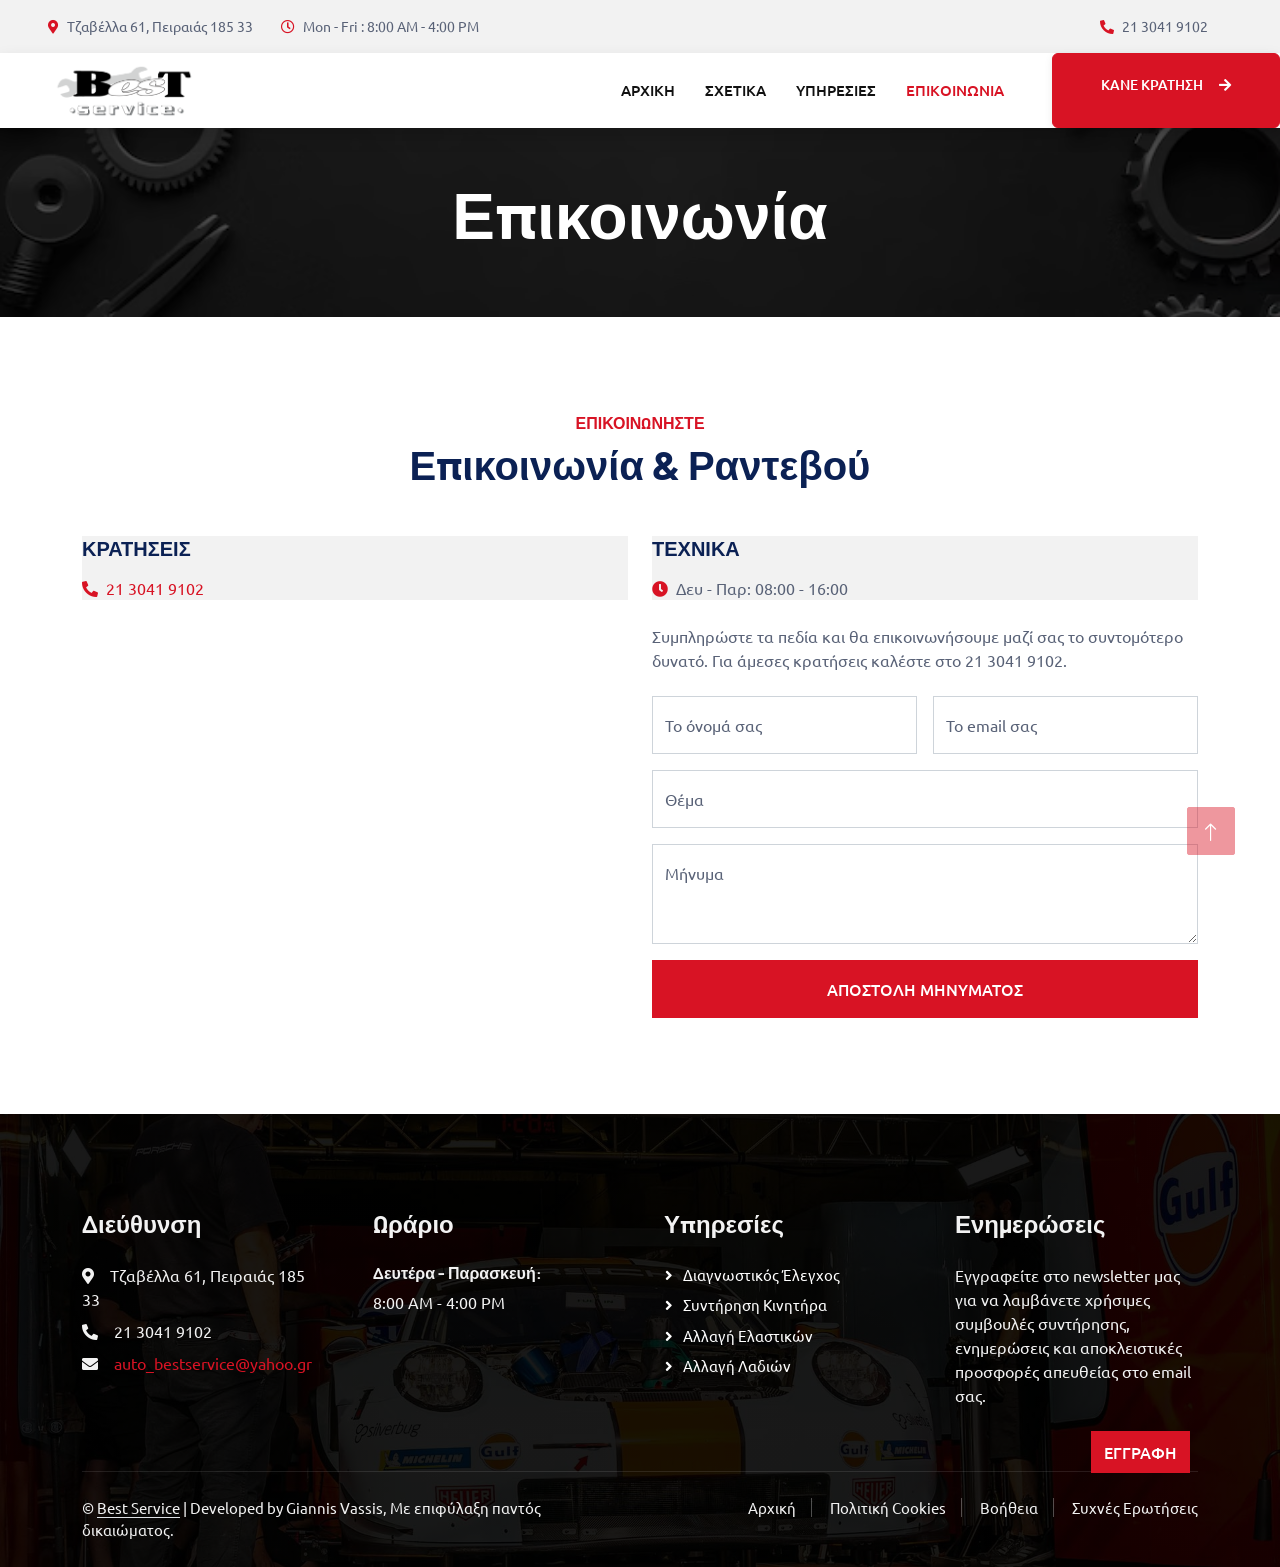
<file: carserv-1.0.0/contact.html>
﻿<!DOCTYPE html>
<html lang="en">

<head>
    <meta charset="utf-8">
    <title>Best Service - Επικοινωνία & Κράτηση Πειραιά | Συνεργείο Mercedes, Smart, BMW, Mini</title>
    <meta content="width=device-width, initial-scale=1.0" name="viewport">
    <meta content="επικοινωνία Πειραιά, κράτηση συνεργείου, τηλέφωνο επισκευής αυτοκινήτου, Best Service Πειραιά, Τζαβέλλα 61, συνεργείο" name="keywords">
    <meta content="Επικοινωνήστε με το Best Service στον Πειραιά για κράτηση ή πληροφορίες. Τηλ: 21 3041 9102. Σας περιμένουμε για τις ανάγκες του Mercedes, Smart, BMW, Mini σας." name="description">
    <meta property="og:title" content="Best Service - Επικοινωνία Πειραιά">
    <meta property="og:description" content="Επικοινωνήστε με μας στο 21 3041 9102 ή κάντε κράτηση. Βρίσκεστε στη Τζαβέλλα 61, Πειραιά.">
    <meta property="og:type" content="website">
    <meta property="og:url" content="https://www.auto-bestservice.gr/contact.html">
    <meta name="robots" content="index, follow">
    <link rel="canonical" href="https://www.auto-bestservice.gr/contact.html">

    <!-- Favicon -->
    <link href="img/favicon.ico" rel="icon">

    <!-- Google Web Fonts -->
    <link rel="preconnect" href="https://fonts.googleapis.com">
    <link rel="preconnect" href="https://fonts.gstatic.com" crossorigin>
    <link href="https://fonts.googleapis.com/css2?family=Barlow:wght@600;700&family=Ubuntu:wght@400;500&display=swap" rel="stylesheet"> 

    <!-- Icon Font Stylesheet -->
    <link href="https://cdnjs.cloudflare.com/ajax/libs/font-awesome/5.10.0/css/all.min.css" rel="stylesheet">
    <link href="https://cdn.jsdelivr.net/npm/bootstrap-icons@1.4.1/font/bootstrap-icons.css" rel="stylesheet">

    <!-- Libraries Stylesheet -->
    <link href="lib/animate/animate.min.css" rel="stylesheet">
    <link href="lib/owlcarousel/assets/owl.carousel.min.css" rel="stylesheet">
    <link href="lib/tempusdominus/css/tempusdominus-bootstrap-4.min.css" rel="stylesheet" />

    <!-- Customized Bootstrap Stylesheet -->
    <link href="css/bootstrap.min.css" rel="stylesheet">

    <!-- Template Stylesheet -->
    <link href="css/style.css" rel="stylesheet">
</head>

<body>
    <!-- Spinner Start -->
    <div id="spinner" class="show bg-white position-fixed translate-middle w-100 vh-100 top-50 start-50 d-flex align-items-center justify-content-center">
        <div class="spinner-border text-primary" style="width: 3rem; height: 3rem;" role="status">
            <span class="sr-only">Loading...</span>
        </div>
    </div>
    <!-- Spinner End -->
    <!-- Topbar Start -->
    <div class="container-fluid bg-light p-0">
        <div class="row gx-0 d-none d-lg-flex">
            <div class="col-lg-7 px-5 text-start">
                <div class="h-100 d-inline-flex align-items-center py-3 me-4">
                    <small class="fa fa-map-marker-alt text-primary me-2"></small>
                    <small>Τζαβέλλα 61, Πειραιάς 185 33</small>
                </div>
                <div class="h-100 d-inline-flex align-items-center py-3">
                    <small class="far fa-clock text-primary me-2"></small>
                    <small>Mon - Fri : 8:00 AM - 4:00 PM</small>
                </div>
            </div>
            <div class="col-lg-5 px-5 text-end">
                <div class="h-100 d-inline-flex align-items-center py-3 me-4">
                    <small class="fa fa-phone-alt text-primary me-2"></small>
                    <small>21 3041 9102</small>
                </div>
            </div>
        </div>
    </div>
    <!-- Topbar End -->
    <!-- Navbar Start -->
    <!-- Navbar Start -->
    <nav class="navbar navbar-expand-lg bg-white navbar-light shadow sticky-top p-0">
        <a href="index.html" class="navbar-brand d-flex align-items-center px-4 px-lg-5">
            <img src="img/best service.png" alt="Best Service" style="height:64px;" />
        </a>
        <button type="button" class="navbar-toggler me-4" data-bs-toggle="collapse" data-bs-target="#navbarCollapse">
            <span class="navbar-toggler-icon"></span>
        </button>
        <div class="collapse navbar-collapse" id="navbarCollapse">
            <div class="navbar-nav ms-auto p-4 p-lg-0">
                <a href="index.html" class="nav-item nav-link">Αρχικη</a>
                <a href="about.html" class="nav-item nav-link">Σχετικα</a>
                <a href="service.html" class="nav-item nav-link">Υπηρεσιες</a>
                <a href="contact.html" class="nav-item nav-link">Επικοινωνια</a>
            </div>
            <a href="booking.html" class="btn btn-primary btn-booking py-2 px-3 px-lg-5">Κανε κρατηση<i class="fa fa-arrow-right ms-3"></i></a>
        </div>
    </nav>
    <!-- Navbar End -->
    <!-- Page Header Start -->
    <div class="container-fluid page-header mb-5 p-0" style="background-image: url(img/contact.avif);">
        <div class="container-fluid page-header-inner py-5">
            <div class="container text-center">
                <h1 class="display-3 text-white mb-3 animated slideInDown">Επικοινωνία</h1>
                <nav aria-label="breadcrumb">
                    <!-- <ol class="breadcrumb justify-content-center text-uppercase">
                        <li class="breadcrumb-item"><a href="#">Home</a></li>
                        <li class="breadcrumb-item"><a href="#">Pages</a></li>
                        <li class="breadcrumb-item text-white active" aria-current="page">Contact</li>
                    </ol> -->
                </nav>
            </div>
        </div>
    </div>
    <!-- Page Header End -->
    <!-- Contact Start -->
    <div class="container-xxl py-5">
        <div class="container">
            <div class="text-center wow fadeInUp" data-wow-delay="0.1s">
                <h6 class="text-primary text-uppercase">Επικοινωνηστε</h6>
                <h1 class="mb-5">Επικοινωνία &amp; Ραντεβού</h1>
            </div>
            <div class="row g-4">
                <div class="col-12">
                    <div class="row gy-4">
                        <div class="col-md-6">
                            <div class="bg-light d-flex flex-column justify-content-center p-6">
                                <h5 class="text-uppercase">Κρατησεις</h5>
                                <p class="m-0 mt-2"><i class="fa fa-phone-alt text-primary me-2"></i><a href="tel:+302130419102">21 3041 9102</a></p>
                            </div>
                        </div>
                       
                        <div class="col-md-6">
                            <div class="bg-light d-flex flex-column justify-content-center p-6">
                                <h5 class="text-uppercase">Τεχνικα</h5>
                                <p class="m-0 mt-2"><i class="fa fa-clock text-primary me-2"></i>Δευ - Παρ: 08:00 - 16:00</p>
                            </div>
                        </div>
                    </div>
                </div>
                <div class="col-md-6 wow fadeIn" data-wow-delay="0.1s">
                    <iframe class="position-relative rounded w-100 h-100"
                            src="https://www.google.com/maps?q=%CE%A4%CE%B6%CE%B1%CE%B2%CE%AD%CE%BB%CE%BB%CE%B1%2061%2C%20%CE%A0%CE%B5%CE%B9%CF%81%CE%B1%CE%AE%CF%82%20185%2033&output=embed"
                            frameborder="0" style="min-height: 350px; border:0;" allowfullscreen="" aria-hidden="false"
                            tabindex="0"></iframe>
                </div>
                <div class="col-md-6">
                    <div class="wow fadeInUp" data-wow-delay="0.2s">
                        <p class="mb-4">Συμπληρώστε τα πεδία και θα επικοινωνήσουμε μαζί σας το συντομότερο δυνατό. Για άμεσες κρατήσεις καλέστε στο 21 3041 9102.</p>
                       
                        <form action="https://formspree.io/f/mpqgeygj" method="POST">
                            <input type="hidden" name="_subject" value="Contact Form Submission - Contact Page">
                            <input type="hidden" name="template" value="contact">
                            <div class="row g-3">
                                <div class="col-md-6">
                                    <div class="form-floating">
                                        <input type="text" class="form-control" id="name" name="name" placeholder="Το όνομά σας" required>
                                        <label for="name">Το όνομά σας</label>
                                    </div>
                                </div>
                                <div class="col-md-6">
                                    <div class="form-floating">
                                        <input type="email" class="form-control" id="email" name="_replyto" placeholder="Το email σας" required>
                                        <label for="email">Το email σας</label>
                                    </div>
                                </div>
                                <div class="col-12">
                                    <div class="form-floating">
                                        <input type="text" class="form-control" id="subject" name="subject" placeholder="Θέμα">
                                        <label for="subject">Θέμα</label>
                                    </div>
                                </div>
                                <div class="col-12">
                                    <div class="form-floating">
                                        <textarea class="form-control" placeholder="Αφήστε το μήνυμά σας εδώ" id="message" name="message" style="height: 100px" required></textarea>
                                        <label for="message">Μήνυμα</label>
                                    </div>
                                </div>
                                <div class="col-12">
                                    <button class="btn btn-primary w-100 py-3" type="submit">Αποστολη Μηνυματος</button>
                                </div>
                            </div>
                        </form>
                    </div>
                </div>
            </div>
        </div>
    </div>
    <!-- Contact End -->
    <!-- Footer Start -->
    <div class="container-fluid bg-dark text-light footer pt-5 mt-5 wow fadeIn" data-wow-delay="0.1s">
        <div class="container py-5">
            <div class="row g-5">
                <div class="col-lg-3 col-md-6">
                    <h4 class="text-light mb-4">Διεύθυνση</h4>
                    <p class="mb-2"><i class="fa fa-map-marker-alt me-3"></i>Τζαβέλλα 61, Πειραιάς 185 33</p>
                    <p class="mb-2"><i class="fa fa-phone-alt me-3"></i>21 3041 9102</p>
                    <p class="mb-2"><i class="fa fa-envelope me-3"></i><a href="mailto:auto_bestservice@yahoo.gr">auto_bestservice@yahoo.gr</a></p>
                    <div class="d-flex pt-2">


                    </div>
                </div>
                <div class="col-lg-3 col-md-6">
                    <h4 class="text-light mb-4">Ωράριο</h4>
                    <h6 class="text-light">Δευτέρα - Παρασκευή:</h6>
                    <p class="mb-4">8:00 AM - 4:00 PM</p>
                </div>
                <div class="col-lg-3 col-md-6">
                    <h4 class="text-light mb-4">Υπηρεσίες</h4>
                    <a class="btn btn-link" href="">Διαγνωστικός Έλεγχος</a>
                    <a class="btn btn-link" href="">Συντήρηση Κινητήρα</a>
                    <a class="btn btn-link" href="">Αλλαγή Ελαστικών</a>
                    <a class="btn btn-link" href="">Αλλαγή Λαδιών</a>
                </div>
                <div class="col-lg-3 col-md-6">
                    <h4 class="text-light mb-4">Ενημερώσεις</h4>
                    <p>Εγγραφείτε στο newsletter μας για να λαμβάνετε χρήσιμες συμβουλές συντήρησης, ενημερώσεις και αποκλειστικές προσφορές απευθείας στο email σας.</p>
                    <div class="position-relative mx-auto" style="max-width: 400px;">
                        <button type="button" class="btn btn-primary py-2 position-absolute top-0 end-0 mt-2 me-2">Εγγραφη</button>
                    </div>
                </div>
            </div>
        </div>
        <div class="container">
            <div class="copyright">
                <div class="row">
                    <div class="col-md-6 text-center text-md-start mb-3 mb-md-0">
                        &copy; <a class="border-bottom" href="#">Best Service</a> | Developed by Giannis Vassis, Με επιφύλαξη παντός δικαιώματος.

                        <!--/*** This template is free as long as you keep the footer author’s credit link/attribution link/backlink. If you'd like to use the template without the footer author’s credit link/attribution link/backlink, you can purchase the Credit Removal License from "https://htmlcodex.com/credit-removal". Thank you for your support. ***/-->
                    </div>
                    <div class="col-md-6 text-center text-md-end">
                        <div class="footer-menu">
                            <a href="">Αρχική</a>
                            <a href="cookies.html">Πολιτική Cookies</a>
                            <a href="voithia.html">Βοήθεια</a>
                            <a href="sixnes-erotiseis.html">Συχνές Ερωτήσεις</a>
                        </div>
                    </div>
                </div>
            </div>
        </div>
    </div>
    <!-- Footer End -->
    <!-- Back to Top -->
    <a href="#" class="btn btn-lg btn-primary btn-lg-square back-to-top"><i class="bi bi-arrow-up"></i></a>


    <!-- JavaScript Libraries -->
    <script src="https://code.jquery.com/jquery-3.4.1.min.js"></script>
    <script src="https://cdn.jsdelivr.net/npm/bootstrap@5.0.0/dist/js/bootstrap.bundle.min.js"></script>
    <script src="lib/wow/wow.min.js"></script>
    <script src="lib/easing/easing.min.js"></script>
    <script src="lib/waypoints/waypoints.min.js"></script>
    <script src="lib/counterup/counterup.min.js"></script>
    <script src="lib/owlcarousel/owl.carousel.min.js"></script>
    <script src="lib/tempusdominus/js/moment.min.js"></script>
    <script src="lib/tempusdominus/js/moment-timezone.min.js"></script>
    <script src="lib/tempusdominus/js/tempusdominus-bootstrap-4.min.js"></script>

    <!-- Template Javascript -->
    <script src="js/main.js"></script>
</body>

</html>
</file>
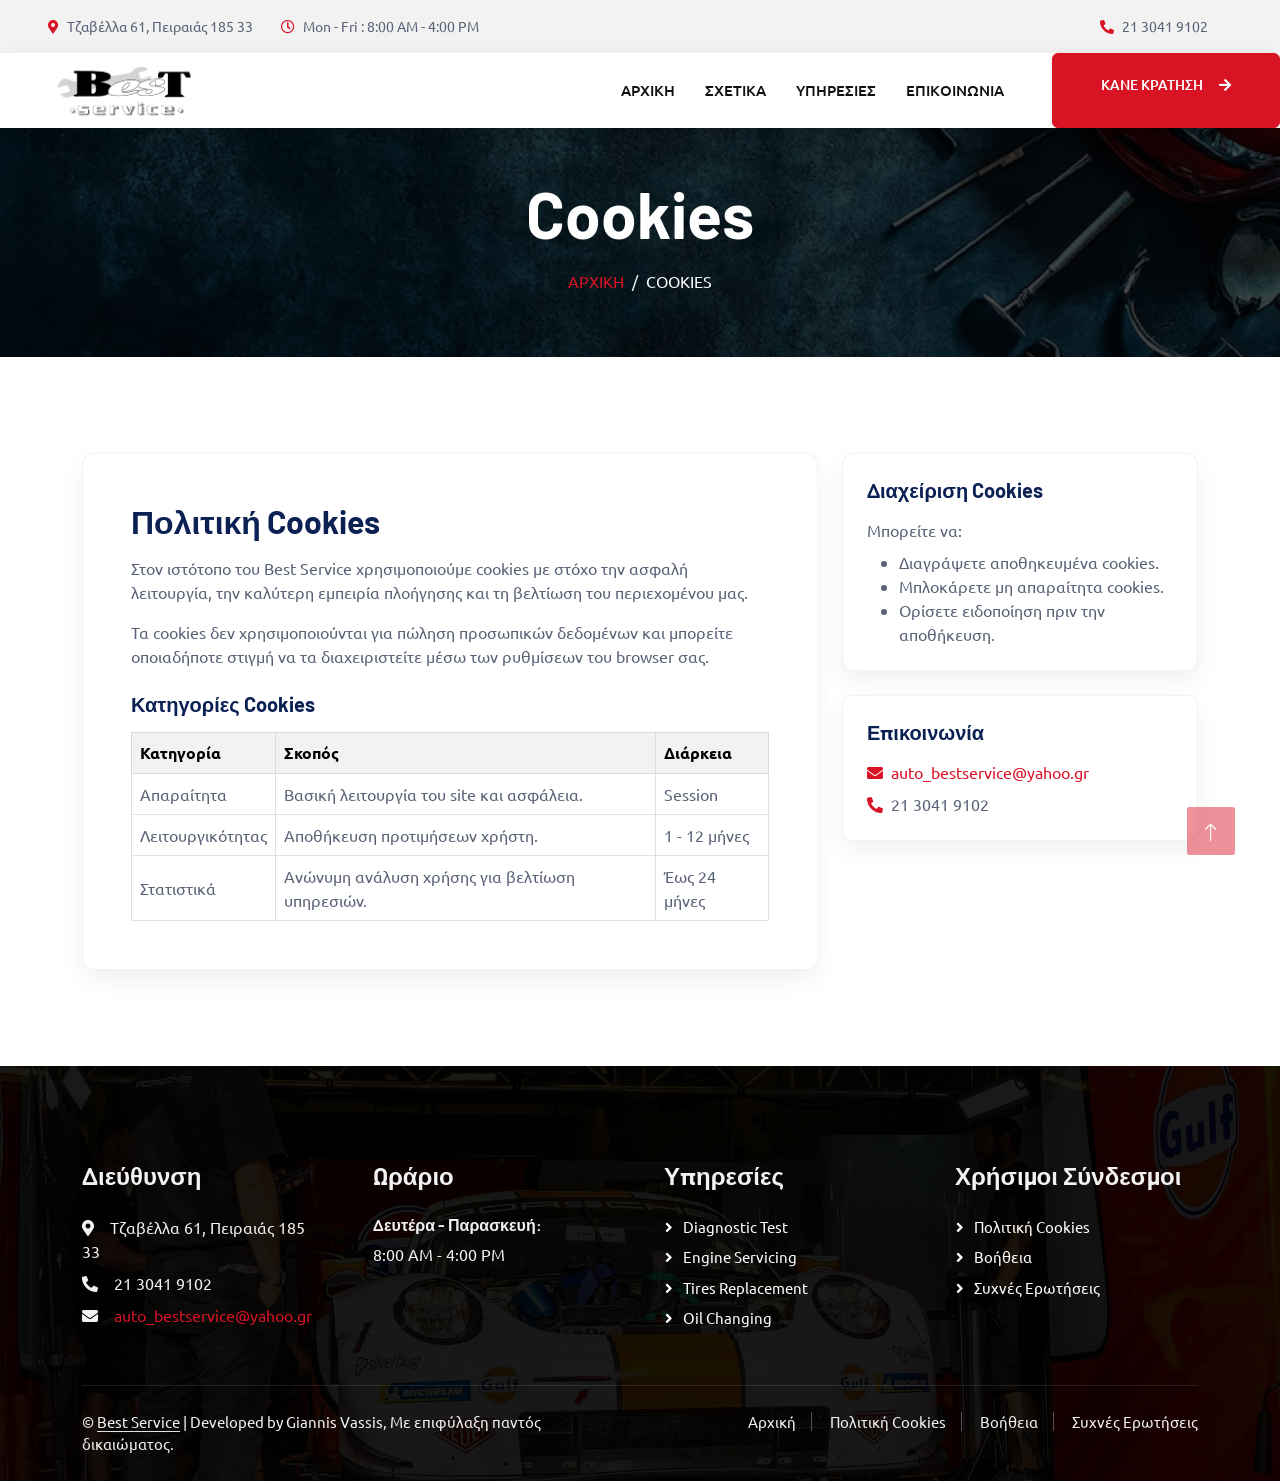
<file: carserv-1.0.0/cookies.html>
﻿<!DOCTYPE html>
<html lang="el">

<head>
    <meta charset="utf-8">
    <title>Cookies | Best Service</title>
    <meta content="width=device-width, initial-scale=1.0" name="viewport">
    <meta content="Πολιτική Cookies Best Service" name="keywords">
    <meta content="Ενημέρωση για τη χρήση cookies στον ιστότοπο του Best Service." name="description">

    <link href="img/favicon.ico" rel="icon">
    <link rel="preconnect" href="https://fonts.googleapis.com">
    <link rel="preconnect" href="https://fonts.gstatic.com" crossorigin>
    <link href="https://fonts.googleapis.com/css2?family=Barlow:wght@600;700&family=Ubuntu:wght@400;500&display=swap" rel="stylesheet">
    <link href="https://cdnjs.cloudflare.com/ajax/libs/font-awesome/5.10.0/css/all.min.css" rel="stylesheet">
    <link href="https://cdn.jsdelivr.net/npm/bootstrap-icons@1.4.1/font/bootstrap-icons.css" rel="stylesheet">
    <link href="lib/animate/animate.min.css" rel="stylesheet">
    <link href="css/bootstrap.min.css" rel="stylesheet">
    <link href="css/style.css" rel="stylesheet">
    <style>
        .info-card {
            background: #ffffff;
            border-radius: 12px;
            box-shadow: 0 10px 24px rgba(0, 0, 0, 0.06);
            border: 1px solid rgba(0, 0, 0, 0.05);
        }
    </style>
</head>

<body>
    <div id="spinner" class="show bg-white position-fixed translate-middle w-100 vh-100 top-50 start-50 d-flex align-items-center justify-content-center">
        <div class="spinner-border text-primary" style="width: 3rem; height: 3rem;" role="status">
            <span class="sr-only">Loading...</span>
        </div>
    </div>

    <div class="container-fluid bg-light p-0">
        <div class="row gx-0 d-none d-lg-flex">
            <div class="col-lg-7 px-5 text-start">
                <div class="h-100 d-inline-flex align-items-center py-3 me-4">
                    <small class="fa fa-map-marker-alt text-primary me-2"></small>
                    <small>Τζαβέλλα 61, Πειραιάς 185 33</small>
                </div>
                <div class="h-100 d-inline-flex align-items-center py-3">
                    <small class="far fa-clock text-primary me-2"></small>
                    <small>Mon - Fri : 8:00 AM - 4:00 PM</small>
                </div>
            </div>
            <div class="col-lg-5 px-5 text-end">
                <div class="h-100 d-inline-flex align-items-center py-3 me-4">
                    <small class="fa fa-phone-alt text-primary me-2"></small>
                    <small>21 3041 9102</small>
                </div>
            </div>
        </div>
    </div>

    <nav class="navbar navbar-expand-lg bg-white navbar-light shadow sticky-top p-0">
        <a href="index.html" class="navbar-brand d-flex align-items-center px-4 px-lg-5">
            <img src="img/best service.png" alt="Best Service" style="height:64px;" />
        </a>
        <button type="button" class="navbar-toggler me-4" data-bs-toggle="collapse" data-bs-target="#navbarCollapse">
            <span class="navbar-toggler-icon"></span>
        </button>
        <div class="collapse navbar-collapse" id="navbarCollapse">
            <div class="navbar-nav ms-auto p-4 p-lg-0">
                <a href="index.html" class="nav-item nav-link">Αρχικη</a>
                <a href="about.html" class="nav-item nav-link">Σχετικα</a>
                <a href="service.html" class="nav-item nav-link">Υπηρεσιες</a>
                <a href="contact.html" class="nav-item nav-link">Επικοινωνια</a>
            </div>
            <a href="booking.html" class="btn btn-primary btn-booking py-2 px-3 px-lg-5">Κανε κρατηση<i class="fa fa-arrow-right ms-3"></i></a>
        </div>
    </nav>

    <div class="container-fluid page-header mb-5 p-0" style="background-image: url(img/services.avif);">
        <div class="container-fluid page-header-inner py-5">
            <div class="container text-center">
                <h1 class="display-3 text-white mb-3 animated slideInDown">Cookies</h1>
                <nav aria-label="breadcrumb">
                    <ol class="breadcrumb justify-content-center text-uppercase">
                        <li class="breadcrumb-item"><a href="index.html">Αρχική</a></li>
                        <li class="breadcrumb-item text-white active" aria-current="page">Cookies</li>
                    </ol>
                </nav>
            </div>
        </div>
    </div>

    <div class="container py-5">
        <div class="row g-4">
            <div class="col-lg-8 wow fadeInUp" data-wow-delay="0.1s">
                <div class="info-card p-4 p-lg-5">
                    <h2 class="mb-3">Πολιτική Cookies</h2>
                    <p>Στον ιστότοπο του Best Service χρησιμοποιούμε cookies με στόχο την ασφαλή λειτουργία, την καλύτερη εμπειρία πλοήγησης και τη βελτίωση του περιεχομένου μας.</p>
                    <p class="mb-4">Τα cookies δεν χρησιμοποιούνται για πώληση προσωπικών δεδομένων και μπορείτε οποιαδήποτε στιγμή να τα διαχειριστείτε μέσω των ρυθμίσεων του browser σας.</p>

                    <h5 class="mb-3">Κατηγορίες Cookies</h5>
                    <div class="table-responsive">
                        <table class="table table-bordered align-middle mb-0">
                            <thead class="table-light">
                                <tr>
                                    <th>Κατηγορία</th>
                                    <th>Σκοπός</th>
                                    <th>Διάρκεια</th>
                                </tr>
                            </thead>
                            <tbody>
                                <tr>
                                    <td>Απαραίτητα</td>
                                    <td>Βασική λειτουργία του site και ασφάλεια.</td>
                                    <td>Session</td>
                                </tr>
                                <tr>
                                    <td>Λειτουργικότητας</td>
                                    <td>Αποθήκευση προτιμήσεων χρήστη.</td>
                                    <td>1 - 12 μήνες</td>
                                </tr>
                                <tr>
                                    <td>Στατιστικά</td>
                                    <td>Ανώνυμη ανάλυση χρήσης για βελτίωση υπηρεσιών.</td>
                                    <td>Έως 24 μήνες</td>
                                </tr>
                            </tbody>
                        </table>
                    </div>
                </div>
            </div>
            <div class="col-lg-4 wow fadeInUp" data-wow-delay="0.3s">
                <div class="info-card p-4 mb-4">
                    <h5 class="mb-3">Διαχείριση Cookies</h5>
                    <p class="mb-2">Μπορείτε να:</p>
                    <ul class="mb-0">
                        <li>Διαγράψετε αποθηκευμένα cookies.</li>
                        <li>Μπλοκάρετε μη απαραίτητα cookies.</li>
                        <li>Ορίσετε ειδοποίηση πριν την αποθήκευση.</li>
                    </ul>
                </div>
                <div class="info-card p-4">
                    <h5 class="mb-3">Επικοινωνία</h5>
                    <p class="mb-2"><i class="fa fa-envelope text-primary me-2"></i><a href="mailto:auto_bestservice@yahoo.gr">auto_bestservice@yahoo.gr</a></p>
                    <p class="mb-0"><i class="fa fa-phone-alt text-primary me-2"></i>21 3041 9102</p>
                </div>
            </div>
        </div>
    </div>

    <div class="container-fluid bg-dark text-light footer pt-5 mt-5 wow fadeIn" data-wow-delay="0.1s">
        <div class="container py-5">
            <div class="row g-5">
                <div class="col-lg-3 col-md-6">
                    <h4 class="text-light mb-4">Διεύθυνση</h4>
                    <p class="mb-2"><i class="fa fa-map-marker-alt me-3"></i>Τζαβέλλα 61, Πειραιάς 185 33</p>
                    <p class="mb-2"><i class="fa fa-phone-alt me-3"></i>21 3041 9102</p>
                    <p class="mb-2"><i class="fa fa-envelope me-3"></i><a href="mailto:auto_bestservice@yahoo.gr">auto_bestservice@yahoo.gr</a></p>
                </div>
                <div class="col-lg-3 col-md-6">
                    <h4 class="text-light mb-4">Ωράριο</h4>
                    <h6 class="text-light">Δευτέρα - Παρασκευή:</h6>
                    <p class="mb-4">8:00 AM - 4:00 PM</p>
                </div>
                <div class="col-lg-3 col-md-6">
                    <h4 class="text-light mb-4">Υπηρεσίες</h4>
                    <a class="btn btn-link" href="service.html">Diagnostic Test</a>
                    <a class="btn btn-link" href="service.html">Engine Servicing</a>
                    <a class="btn btn-link" href="service.html">Tires Replacement</a>
                    <a class="btn btn-link" href="service.html">Oil Changing</a>
                </div>
                <div class="col-lg-3 col-md-6">
                    <h4 class="text-light mb-4">Χρήσιμοι Σύνδεσμοι</h4>
                    <a class="btn btn-link" href="cookies.html">Πολιτική Cookies</a>
                    <a class="btn btn-link" href="voithia.html">Βοήθεια</a>
                    <a class="btn btn-link" href="sixnes-erotiseis.html">Συχνές Ερωτήσεις</a>
                </div>
            </div>
        </div>
        <div class="container">
            <div class="copyright">
                <div class="row">
                    <div class="col-md-6 text-center text-md-start mb-3 mb-md-0">
                        &copy; <a class="border-bottom" href="#">Best Service</a> | Developed by Giannis Vassis, Με επιφύλαξη παντός δικαιώματος.
                    </div>
                    <div class="col-md-6 text-center text-md-end">
                        <div class="footer-menu">
                            <a href="index.html">Αρχική</a>
                            <a href="cookies.html">Πολιτική Cookies</a>
                            <a href="voithia.html">Βοήθεια</a>
                            <a href="sixnes-erotiseis.html">Συχνές Ερωτήσεις</a>
                        </div>
                    </div>
                </div>
            </div>
        </div>
    </div>

    <a href="#" class="btn btn-lg btn-primary btn-lg-square back-to-top"><i class="bi bi-arrow-up"></i></a>

    <script src="https://code.jquery.com/jquery-3.4.1.min.js"></script>
    <script src="https://cdn.jsdelivr.net/npm/bootstrap@5.0.0/dist/js/bootstrap.bundle.min.js"></script>
    <script src="lib/wow/wow.min.js"></script>
    <script src="lib/easing/easing.min.js"></script>
    <script src="lib/waypoints/waypoints.min.js"></script>
    <script src="lib/counterup/counterup.min.js"></script>
    <script src="lib/owlcarousel/owl.carousel.min.js"></script>
    <script src="lib/tempusdominus/js/moment.min.js"></script>
    <script src="lib/tempusdominus/js/moment-timezone.min.js"></script>
    <script src="lib/tempusdominus/js/tempusdominus-bootstrap-4.min.js"></script>
    <script src="js/main.js"></script>
</body>

</html>
</file>
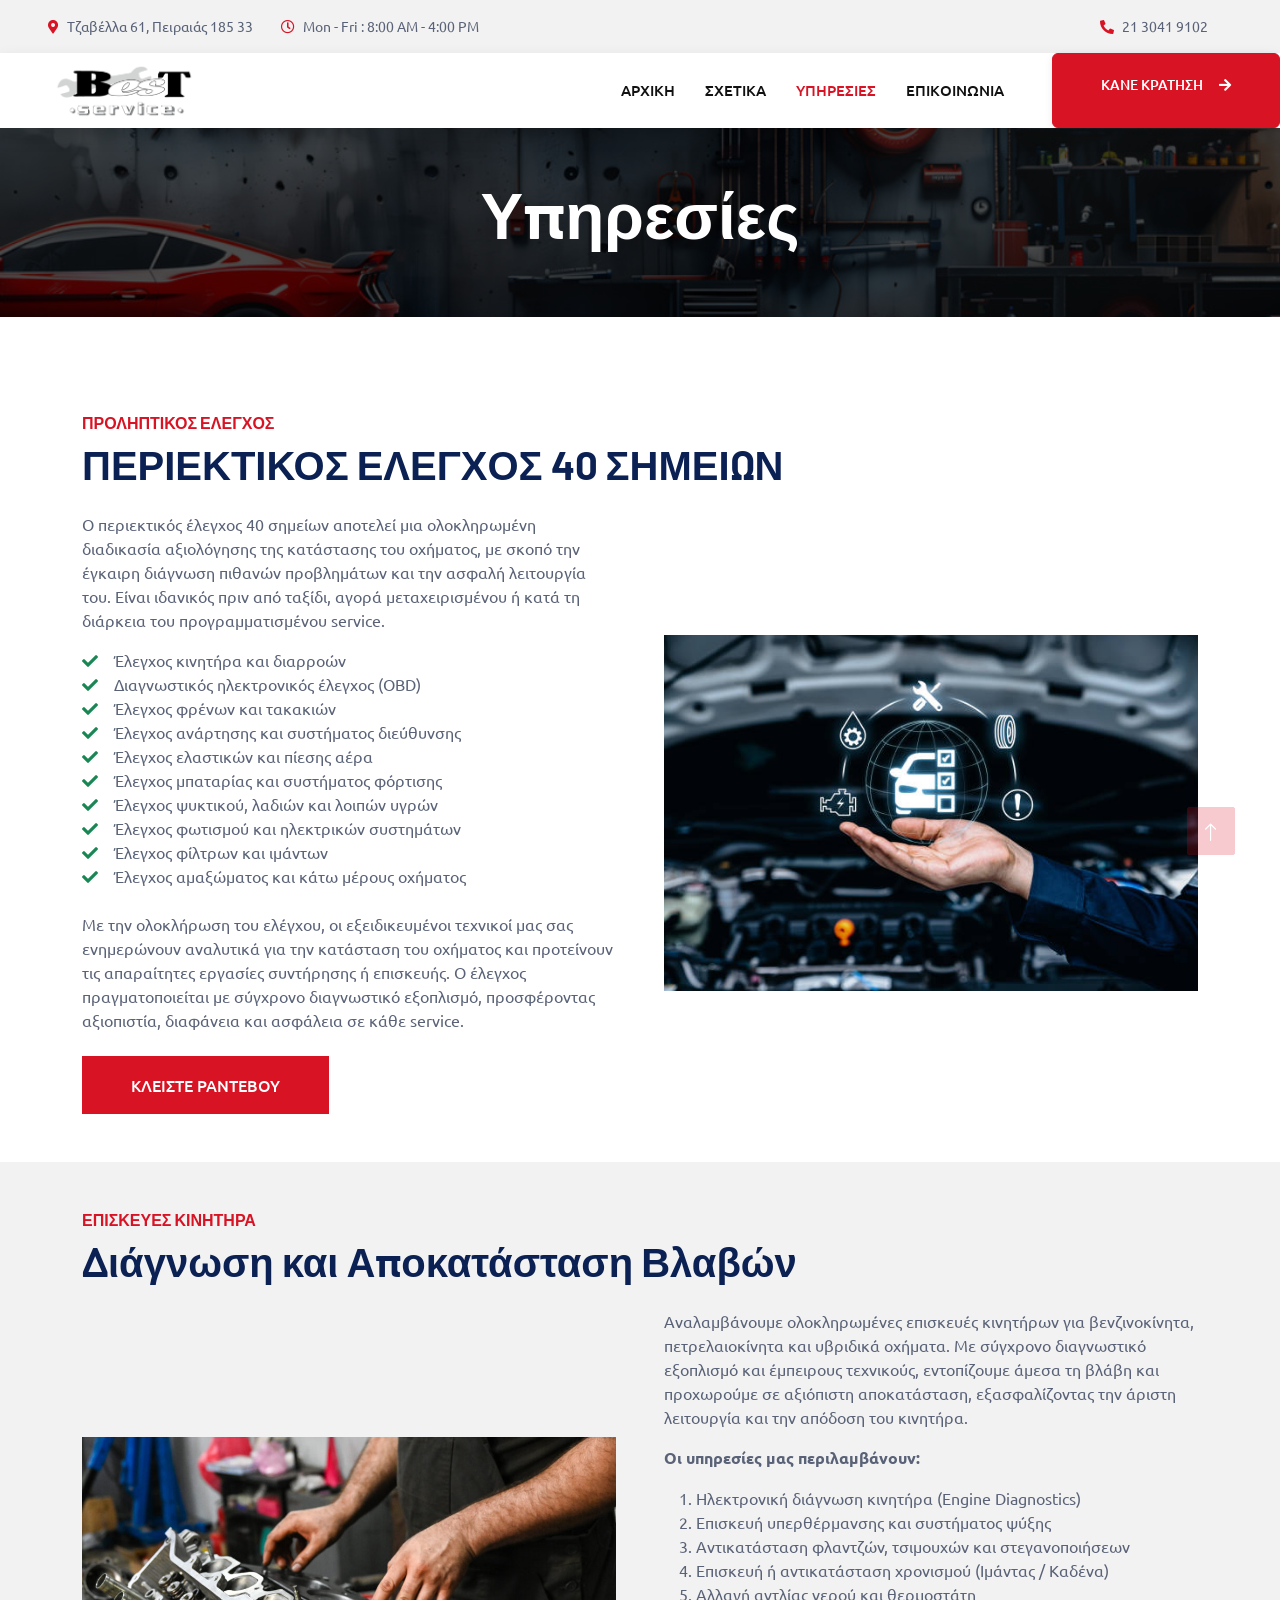
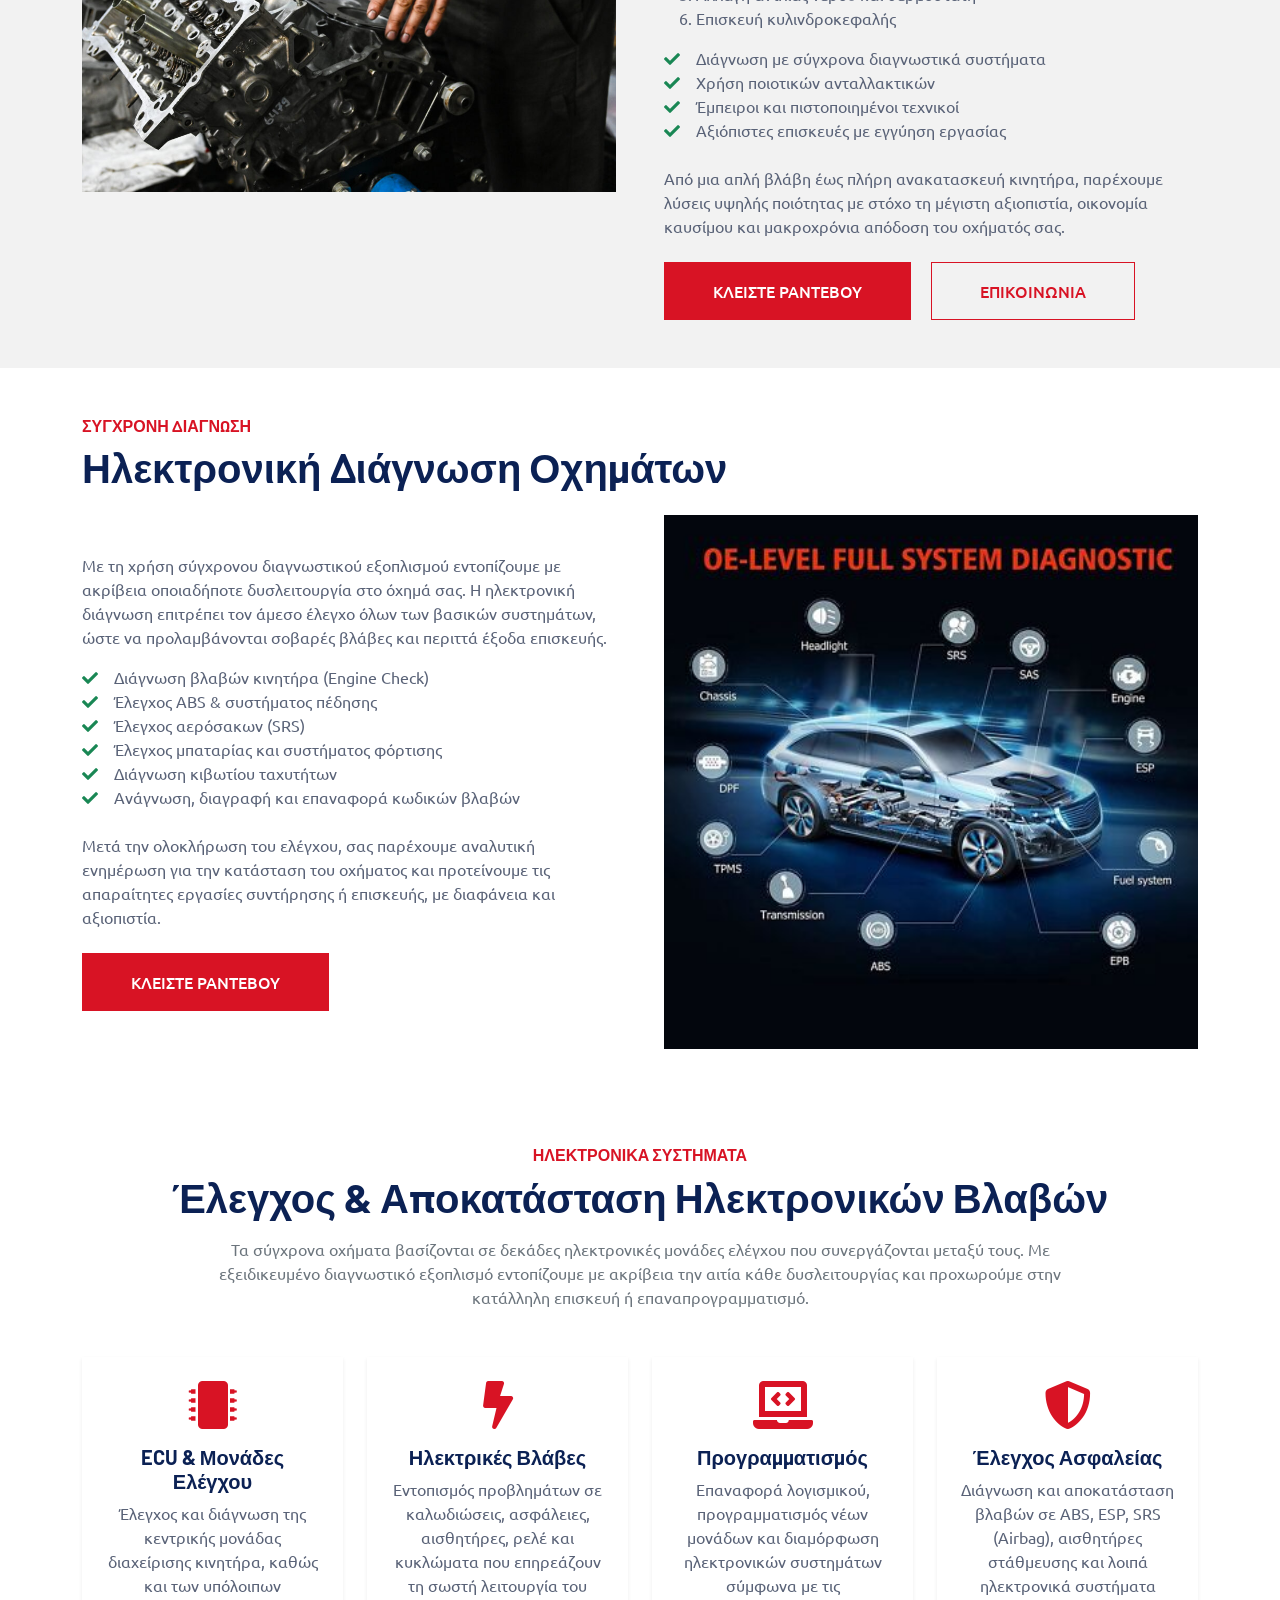
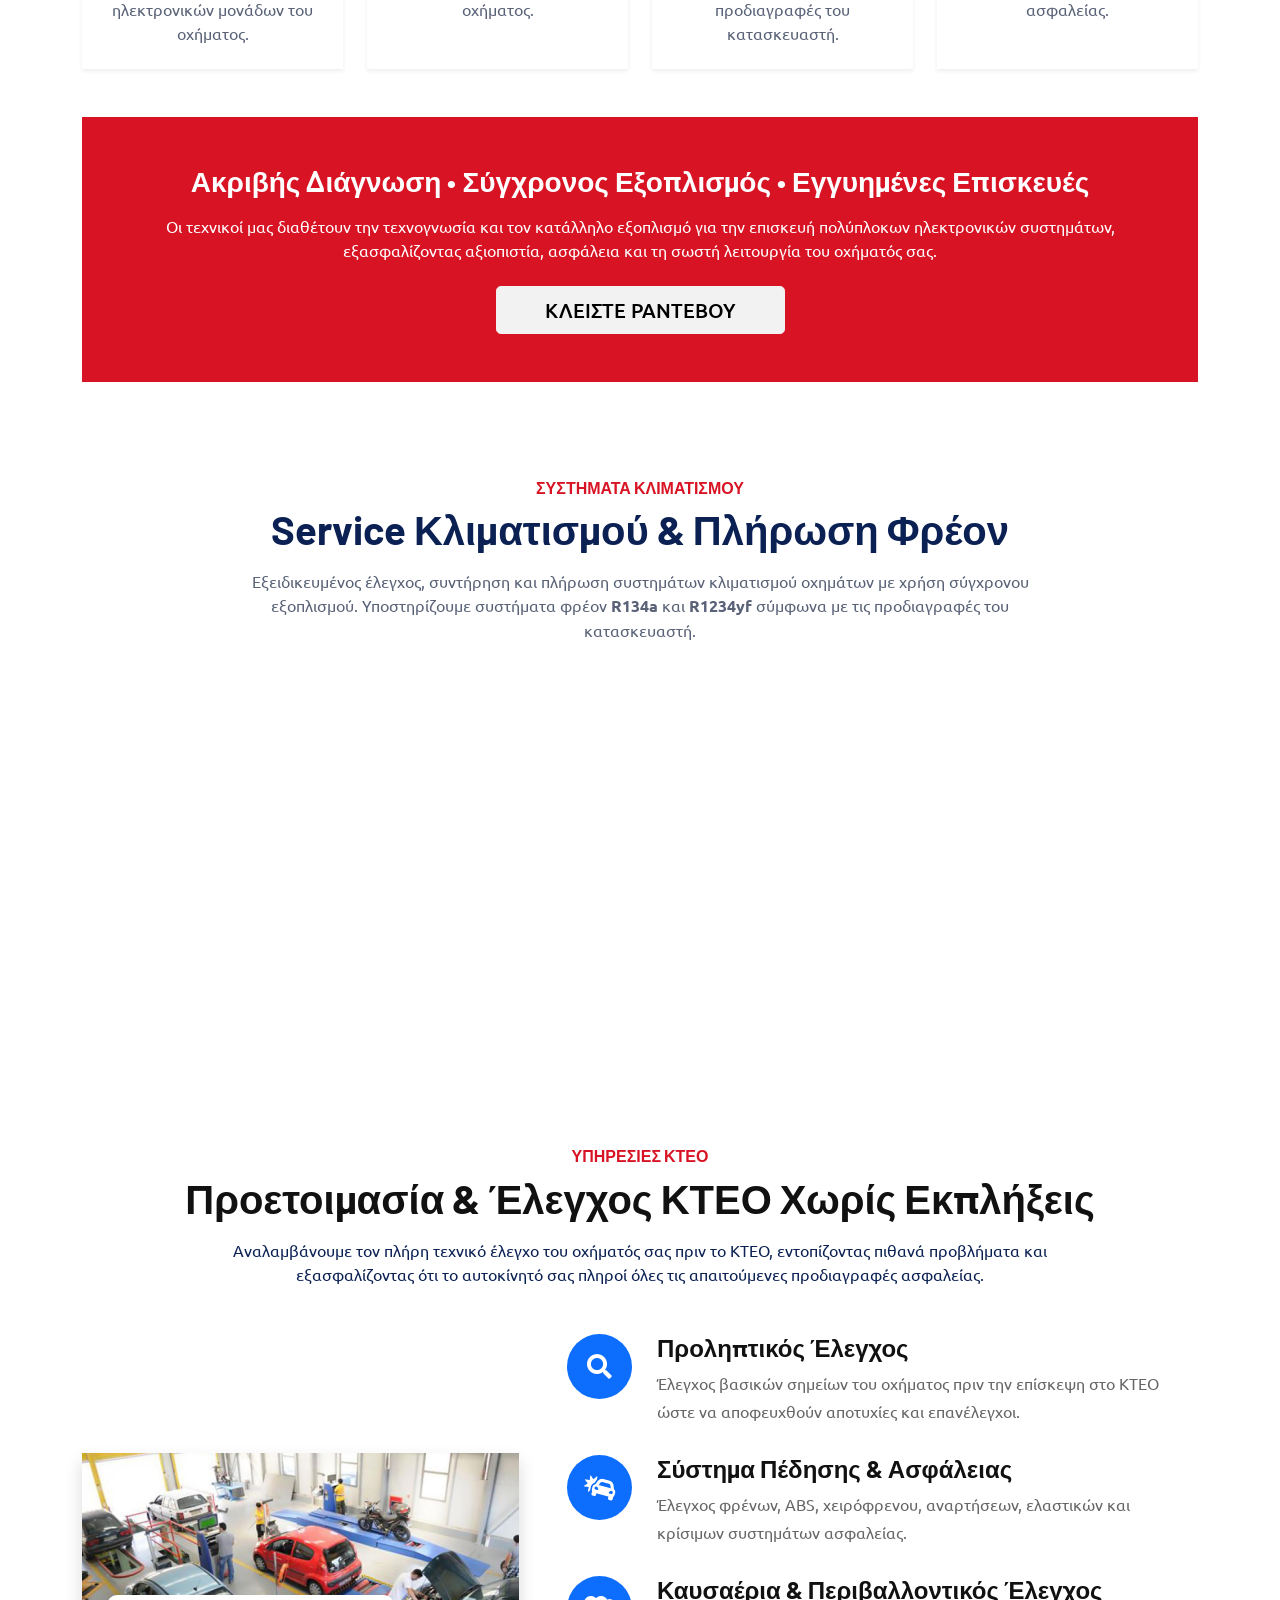
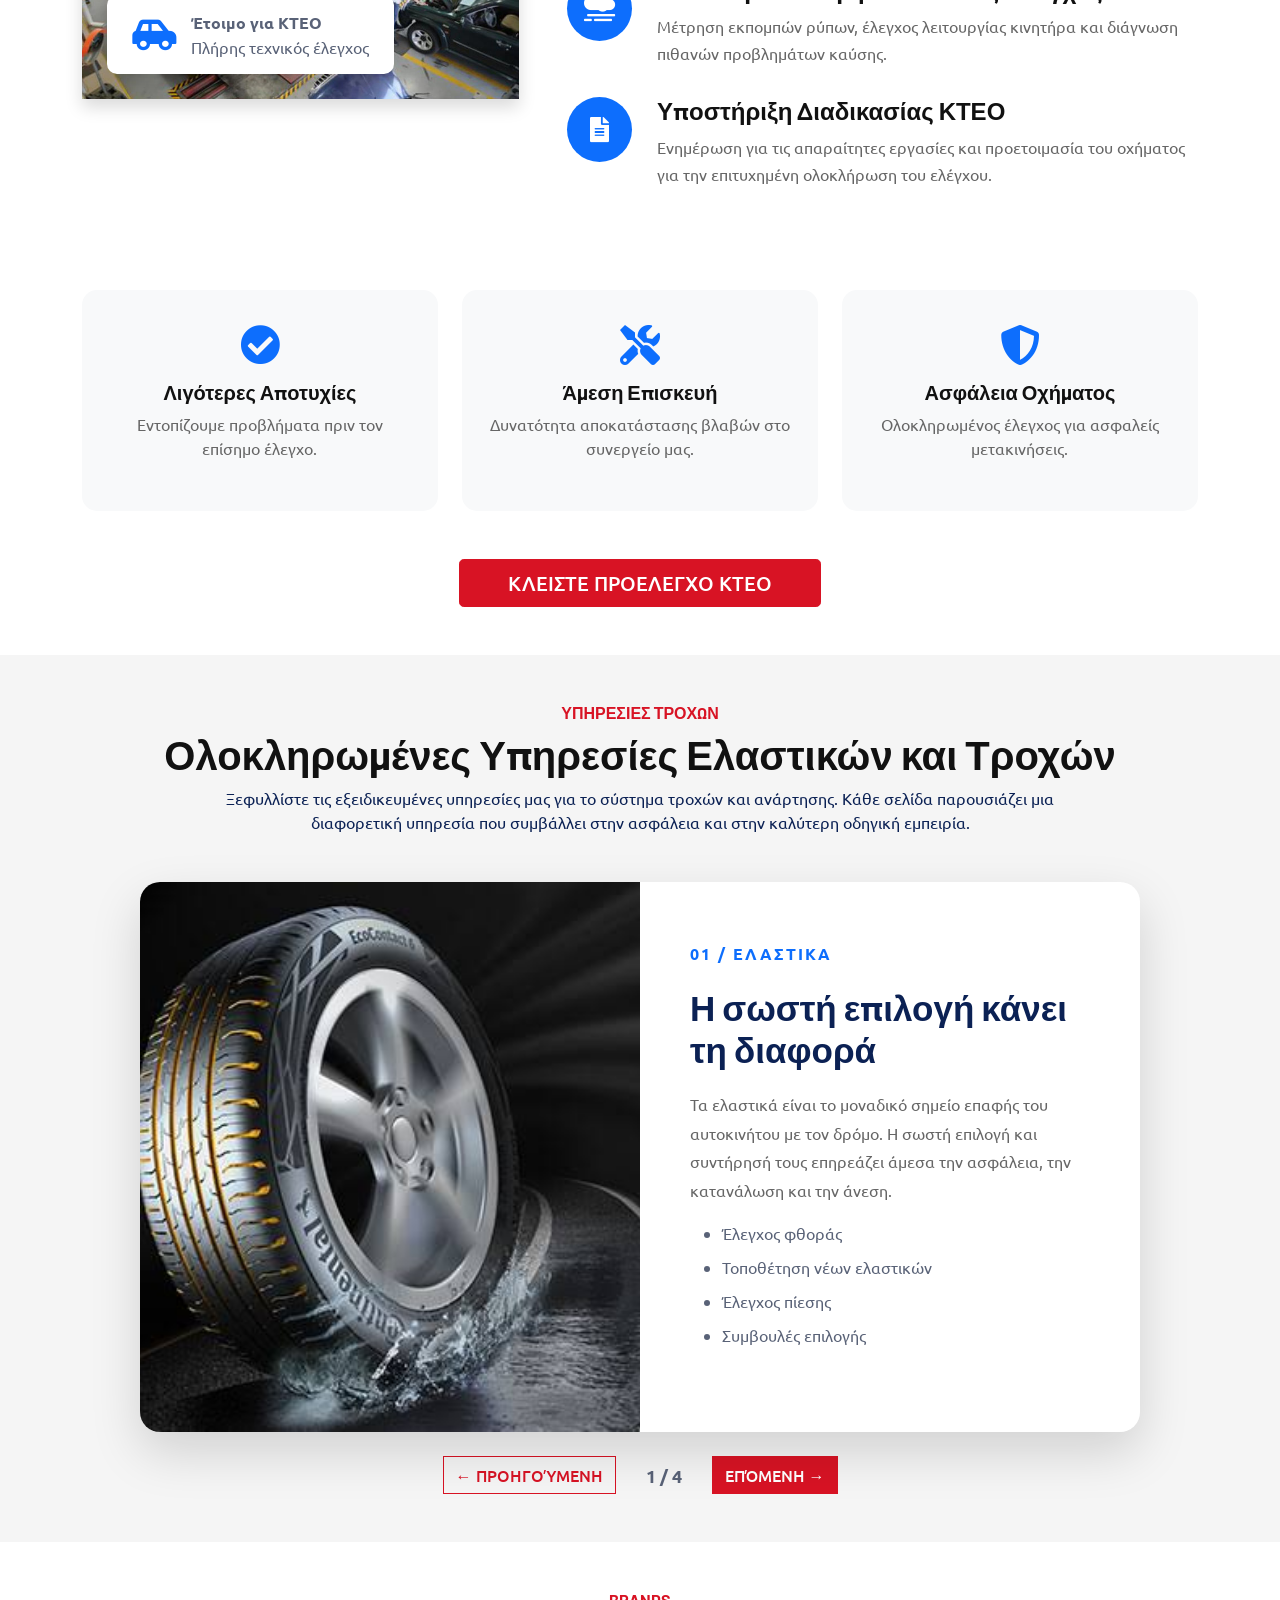
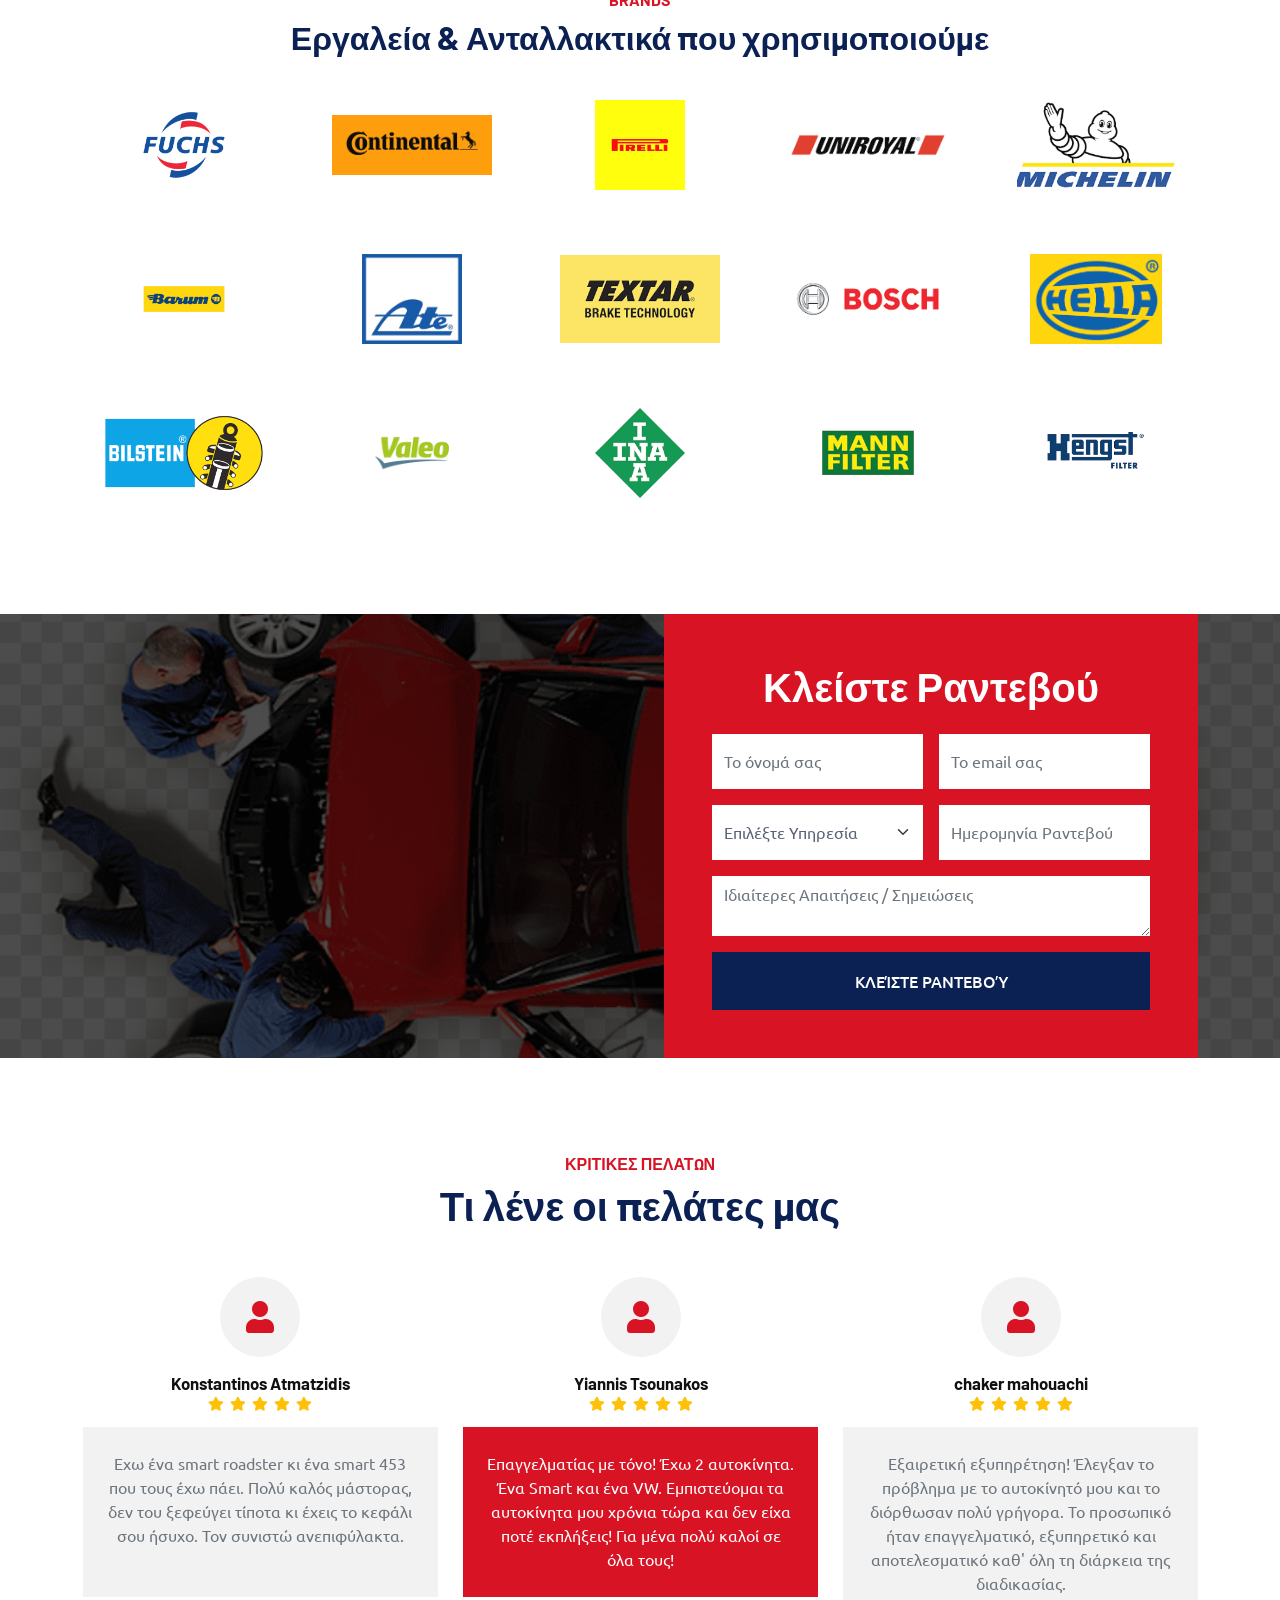
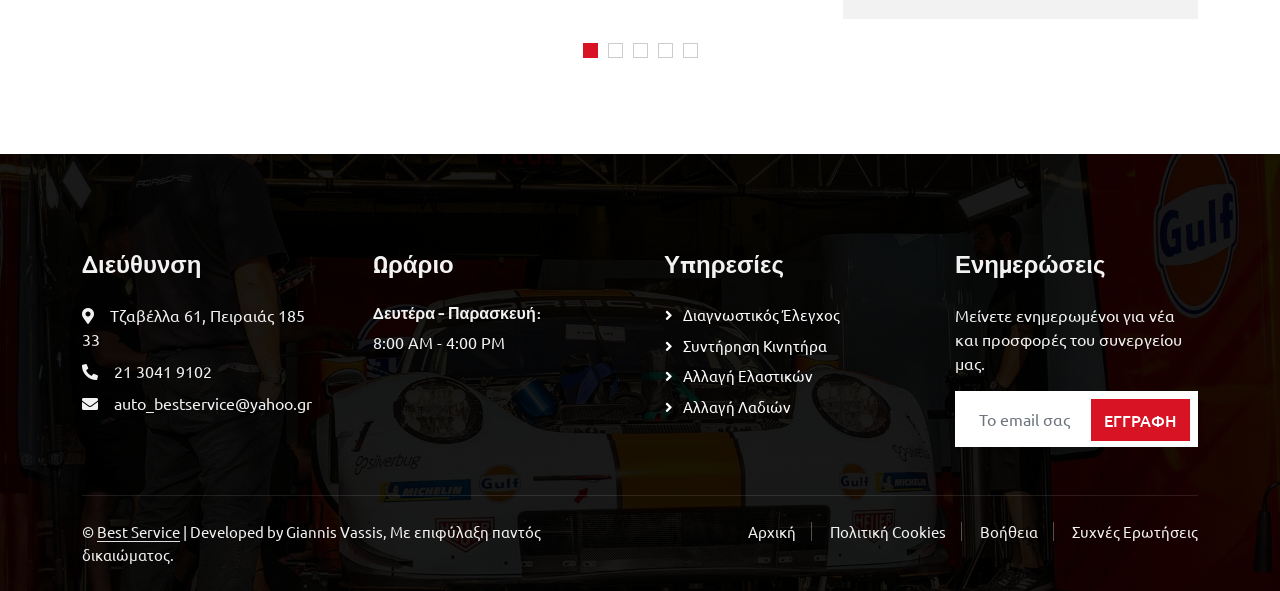
<file: carserv-1.0.0/service.html>
﻿<!DOCTYPE html>
<html lang="en">

<head>
    <meta charset="utf-8">
    <title>Best Service - Εξειδικευμένο Συνεργείο Mercedes, Smart, BMW, Mini στον Πειραιά</title>
    <meta content="width=device-width, initial-scale=1.0" name="viewport">
    <meta content="υπηρεσίες επισκευής Πειραιά, συντήρηση αυτοκινήτων, Mercedes Benz επισκευές, Smart BMW Mini σερβίς, διαγνωστικά, αναβάθμιση, συνεργείο Πειραιά" name="keywords">
    <meta content="Ολοκληρωμένες υπηρεσίες επισκευής και συντήρησης για Mercedes Benz, Smart, BMW, Mini στον Πειραιά. Διαγνωστικά, αναβαθμίσεις, συντήρηση, επισκευές με γνήσια ανταλλακτικά." name="description">
    <meta property="og:title" content="Best Service - Υπηρεσίες Εξειδικευμένου Συνεργείου Πειραιά">
    <meta property="og:description" content="Ολοκληρωμένες υπηρεσίες επισκευής και συντήρησης για Mercedes, Smart, BMW, Mini. Διαγνωστικά, αναβαθμίσεις, γνήσια ανταλλακτικά.">
    <meta property="og:type" content="website">
    <meta property="og:url" content="https://www.auto-bestservice.gr/service.html">
    <meta name="robots" content="index, follow">
    <link rel="canonical" href="https://www.auto-bestservice.gr/service.html">

    <!-- Favicon -->
    <link href="img/favicon.ico" rel="icon">

    <!-- Google Web Fonts -->
    <link rel="preconnect" href="https://fonts.googleapis.com">
    <link rel="preconnect" href="https://fonts.gstatic.com" crossorigin>
    <link href="https://fonts.googleapis.com/css2?family=Barlow:wght@600;700&family=Ubuntu:wght@400;500&display=swap" rel="stylesheet"> 

    <!-- Icon Font Stylesheet -->
    <link href="https://cdnjs.cloudflare.com/ajax/libs/font-awesome/5.10.0/css/all.min.css" rel="stylesheet">
    <link href="https://cdn.jsdelivr.net/npm/bootstrap-icons@1.4.1/font/bootstrap-icons.css" rel="stylesheet">

    <!-- Libraries Stylesheet -->
    <link href="lib/animate/animate.min.css" rel="stylesheet">
    <link href="lib/owlcarousel/assets/owl.carousel.min.css" rel="stylesheet">
    <link href="lib/tempusdominus/css/tempusdominus-bootstrap-4.min.css" rel="stylesheet" />

    <!-- Customized Bootstrap Stylesheet -->
    <link href="css/bootstrap.min.css" rel="stylesheet">

    <!-- Template Stylesheet -->
    <link href="css/style.css" rel="stylesheet">
</head>

<body>
    <!-- Spinner Start -->
    <div id="spinner" class="show bg-white position-fixed translate-middle w-100 vh-100 top-50 start-50 d-flex align-items-center justify-content-center">
        <div class="spinner-border text-primary" style="width: 3rem; height: 3rem;" role="status">
            <span class="sr-only">Loading...</span>
        </div>
    </div>
    <!-- Spinner End -->


    <!-- Topbar Start -->
    <div class="container-fluid bg-light p-0">
        <div class="row gx-0 d-none d-lg-flex">
            <div class="col-lg-7 px-5 text-start">
                <div class="h-100 d-inline-flex align-items-center py-3 me-4">
                    <small class="fa fa-map-marker-alt text-primary me-2"></small>
                    <small>Τζαβέλλα 61, Πειραιάς 185 33</small>
                </div>
                <div class="h-100 d-inline-flex align-items-center py-3">
                    <small class="far fa-clock text-primary me-2"></small>
                    <small>Mon - Fri : 8:00 AM - 4:00 PM</small>
                </div>
            </div>
            <div class="col-lg-5 px-5 text-end">
                <div class="h-100 d-inline-flex align-items-center py-3 me-4">
                    <small class="fa fa-phone-alt text-primary me-2"></small>
                    <small>21 3041 9102</small>
                </div>
            </div>
        </div>
    </div>
    <!-- Topbar End -->


    <!-- Navbar Start -->
    <nav class="navbar navbar-expand-lg bg-white navbar-light shadow sticky-top p-0">
        <a href="index.html" class="navbar-brand d-flex align-items-center px-4 px-lg-5">
            <img src="img/best service.png" alt="Best Service" style="height:64px;" />
        </a>
        <button type="button" class="navbar-toggler me-4" data-bs-toggle="collapse" data-bs-target="#navbarCollapse">
            <span class="navbar-toggler-icon"></span>
        </button>
        <div class="collapse navbar-collapse" id="navbarCollapse">
            <div class="navbar-nav ms-auto p-4 p-lg-0">
                <a href="index.html" class="nav-item nav-link">Αρχικη</a>
                <a href="about.html" class="nav-item nav-link">Σχετικα</a>
                <a href="service.html" class="nav-item nav-link">Υπηρεσιες</a>
                <a href="contact.html" class="nav-item nav-link">Επικοινωνια</a>
            </div>
            <a href="booking.html" class="btn btn-primary btn-booking py-2 px-3 px-lg-5">Κανε κρατηση<i class="fa fa-arrow-right ms-3"></i></a>
        </div>
    </nav>
    <!-- Navbar End -->


    <!-- Page Header Start -->
    <div class="container-fluid page-header mb-5 p-0" style="background-image: url(img/services.jpg);">
        <div class="container-fluid page-header-inner py-5">
            <div class="container text-center">
                <h1 class="display-3 text-white mb-3 animated slideInDown">Υπηρεσίες</h1>
                <nav aria-label="breadcrumb">
                    <!-- <ol class="breadcrumb justify-content-center text-uppercase">
                        <li class="breadcrumb-item"><a href="#">Home</a></li>
                        <li class="breadcrumb-item"><a href="#">Pages</a></li>
                        <li class="breadcrumb-item text-white active" aria-current="page">Services</li>
                    </ol> -->
                </nav>
            </div>
        </div>
    </div>
    <!-- Page Header End -->


    <!-- Service Start -->
    <!-- <div class="container-xxl service py-5">
        <div class="container">
            <div class="text-center wow fadeInUp" data-wow-delay="0.1s">
                <h6 class="text-primary text-uppercase">Οι Υπηρεσίες Μας</h6>
                <h1 class="mb-3">Engine Workings & Tyres Services</h1>
                <p class="mx-auto mb-5" style="max-width: 800px;">Πλήρης τεχνική υποστήριξη για τον κινητήρα, τη διάγνωση, το ηλεκτρονικό σύστημα, τον κλιματισμό και τα ελαστικά του οχήματός σας.</p>
            </div>
            <div class="row g-4 wow fadeInUp" data-wow-delay="0.3s">
                <div class="col-lg-4">
                    <div class="nav w-100 nav-pills me-4">
                        <button class="nav-link w-100 d-flex align-items-center text-start p-4 mb-4 active" data-bs-toggle="pill" data-bs-target="#tab-pane-engine" type="button">
                            <i class="fa fa-wrench fa-2x me-3"></i>
                            <h4 class="m-0">Engine Workings</h4>
                        </button>
                        <button class="nav-link w-100 d-flex align-items-center text-start p-4 mb-0" data-bs-toggle="pill" data-bs-target="#tab-pane-tyres" type="button">
                            <i class="fa fa-tire fa-2x me-3"></i>
                            <h4 class="m-0">Tyres & Wheel Services</h4>
                        </button>
                    </div>
                </div>
                <div class="col-lg-8">
                    <div class="tab-content w-100">
                        <div class="tab-pane fade show active" id="tab-pane-engine">
                            <div class="row g-4">
                                <div class="col-md-6">
                                    <h3 class="mb-3">Engine Workings</h3>
                                    <p class="mb-4">Παρέχουμε ολοκληρωμένες εργασίες μηχανικής για την ασφαλή και αξιόπιστη λειτουργία του οχήματός σας, με έμφαση στην άμεση διάγνωση, την επισκευή και τον έλεγχο κάθε κρίσιμου συστήματος.</p>
                                    <p><i class="fa fa-check text-success me-3"></i>Τεχνικός έλεγχος 40 σημείων για πλήρη αξιολόγηση του οχήματος</p>
                                    <p><i class="fa fa-check text-success me-3"></i>Επισκευές κινητήρα, βαλβίδες, σφραγίδες, συστήματα ψεκασμού και λοιπά μηχανικά μέρη</p>
                                    <p><i class="fa fa-check text-success me-3"></i>Διάγνωση βλαβών, ηλεκτρονικών προβλημάτων και ζητημάτων ελέγχου (ECU, αισθητήρες, actuators)</p>
                                    <p><i class="fa fa-check text-success me-3"></i>Επισκευή / αντικατάσταση ηλεκτρονικών μονάδων και αποκατάσταση βλαβών ελέγχου</p>
                                    <p><i class="fa fa-check text-success me-3"></i>Έλεγχος, συντήρηση και συμπλήρωση κλιματισμού με ψυκτικά R134a / 1234yf</p>
                                    <p><i class="fa fa-check text-success me-3"></i>ΚΤΕΟ check &amp; processing με λεπτομερή αναφορά, προτάσεις και προτεραιοποίηση εργασιών</p>
                                </div>
                                <div class="col-md-6" style="min-height: 350px;">
                                    <div class="position-relative h-100">
                                        <img class="position-absolute img-fluid w-100 h-100" src="img/service-2.jpg"
                                            style="object-fit: cover;" alt="Engine Workings">
                                    </div>
                                </div>
                            </div>
                        </div>
                        <div class="tab-pane fade" id="tab-pane-tyres">
                            <div class="row g-4">
                                <div class="col-md-6" style="min-height: 350px;">
                                    <div class="position-relative h-100">
                                        <img class="position-absolute img-fluid w-100 h-100" src="img/service-3.jpg"
                                            style="object-fit: cover;" alt="Tyres Services">
                                    </div>
                                </div>
                                <div class="col-md-6">
                                    <h3 class="mb-3">Tyres &amp; Wheel Services</h3>
                                    <p class="mb-4">Ασφάλεια, σταθερότητα και άνεση στο δρόμο με ολοκληρωμένες υπηρεσίες ελαστικών, ανάρτησης και ρύθμισης, προσαρμοσμένες στον τύπο χρήσης και τις ανάγκες του οχήματός σας.</p>
                                    <p><i class="fa fa-check text-success me-3"></i>Ανάλυση και επιλογή ελαστικών ανάλογα με τη χρήση (πόλη, αυτοκινητόδρομος, καιρικές συνθήκες)</p>
                                    <p><i class="fa fa-check text-success me-3"></i>Αντικατάσταση ελαστικών με σωστή τοποθέτηση, ισοστάθμιση και έλεγχο πίεσης</p>
                                    <p><i class="fa fa-check text-success me-3"></i>Ευθυγράμμιση (ρύθμιση ανάρτησης) για ομαλή οδήγηση και ομοιόμορφη φθορά</p>
                                    <p><i class="fa fa-check text-success me-3"></i>Ζυγοστάθμιση για μείωση κραδασμών, βελτίωση άνεσης και οικονομίας καυσίμου</p>
                                </div>
                            </div>
                        </div>
                    </div>
                </div>
            </div>
        </div>
    </div> -->
    <!-- Service End -->

    <!-- Extra Sections Start -->
   <div class="container-xxl py-5">
    <div class="container">
        <div class="mb-4 wow fadeInUp" data-wow-delay="0.1s">
            <h6 class="text-primary text-uppercase">ΠΡΟΛΗΠΤΙΚΟΣ ΕΛΕΓΧΟΣ</h6>
            <h1 class="mb-0">ΠΕΡΙΕΚΤΙΚΟΣ ΕΛΕΓΧΟΣ 40 ΣΗΜΕΙΩΝ</h1>
        </div>
        <div class="row g-5 align-items-center wow fadeInUp" data-wow-delay="0.1s">

            <div class="col-lg-6 order-2 order-lg-1">

                <p>
                    Ο περιεκτικός έλεγχος 40 σημείων αποτελεί μια ολοκληρωμένη διαδικασία
                    αξιολόγησης της κατάστασης του οχήματος, με σκοπό την έγκαιρη διάγνωση
                    πιθανών προβλημάτων και την ασφαλή λειτουργία του. Είναι ιδανικός πριν
                    από ταξίδι, αγορά μεταχειρισμένου ή κατά τη διάρκεια του προγραμματισμένου service.
                </p>

                <ul class="list-unstyled mb-4">
                    <li><i class="fa fa-check text-success me-3"></i>Έλεγχος κινητήρα και διαρροών</li>
                    <li><i class="fa fa-check text-success me-3"></i>Διαγνωστικός ηλεκτρονικός έλεγχος (OBD)</li>
                    <li><i class="fa fa-check text-success me-3"></i>Έλεγχος φρένων και τακακιών</li>
                    <li><i class="fa fa-check text-success me-3"></i>Έλεγχος ανάρτησης και συστήματος διεύθυνσης</li>
                    <li><i class="fa fa-check text-success me-3"></i>Έλεγχος ελαστικών και πίεσης αέρα</li>
                    <li><i class="fa fa-check text-success me-3"></i>Έλεγχος μπαταρίας και συστήματος φόρτισης</li>
                    <li><i class="fa fa-check text-success me-3"></i>Έλεγχος ψυκτικού, λαδιών και λοιπών υγρών</li>
                    <li><i class="fa fa-check text-success me-3"></i>Έλεγχος φωτισμού και ηλεκτρικών συστημάτων</li>
                    <li><i class="fa fa-check text-success me-3"></i>Έλεγχος φίλτρων και ιμάντων</li>
                    <li><i class="fa fa-check text-success me-3"></i>Έλεγχος αμαξώματος και κάτω μέρους οχήματος</li>
                </ul>

                <p class="mb-0">
                    Με την ολοκλήρωση του ελέγχου, οι εξειδικευμένοι τεχνικοί μας σας
                    ενημερώνουν αναλυτικά για την κατάσταση του οχήματος και προτείνουν
                    τις απαραίτητες εργασίες συντήρησης ή επισκευής. Ο έλεγχος
                    πραγματοποιείται με σύγχρονο διαγνωστικό εξοπλισμό, προσφέροντας
                    αξιοπιστία, διαφάνεια και ασφάλεια σε κάθε service.
                </p>

                <div class="mt-4">
                    <a class="btn btn-primary py-3 px-5 me-3" href="booking.html">
                        Κλειστε Ραντεβου
                    </a>
                </div>
            </div>

            <div class="col-lg-6 order-1 order-lg-2">
                <div class="position-relative overflow-hidden rounded">
                    <img class="img-fluid w-100" src="img/service-7.jpg" alt="Περιεκτικός Έλεγχος 40 Σημείων">
                </div>
            </div>

        </div>
    </div>
</div>

   <div class="container-xxl py-5 bg-light">
    <div class="container">
        <div class="mb-4 wow fadeInUp" data-wow-delay="0.1s">
            <h6 class="text-primary text-uppercase">ΕΠΙΣΚΕΥΕΣ ΚΙΝΗΤΗΡΑ</h6>
            <h1 class="mb-0">Διάγνωση και Αποκατάσταση Βλαβών</h1>
        </div>
        <div class="row g-5 align-items-center wow fadeInUp" data-wow-delay="0.1s">

            <div class="col-lg-6 order-1 order-lg-1">
                <div class="position-relative overflow-hidden rounded">
                    <img class="img-fluid w-100" src="img/car-repair.jpeg" alt="Επισκευές Κινητήρα">
                </div>
            </div>

            <div class="col-lg-6 order-2 order-lg-2">

                <p>
                    Αναλαμβάνουμε ολοκληρωμένες επισκευές κινητήρων για βενζινοκίνητα,
                    πετρελαιοκίνητα και υβριδικά οχήματα. Με σύγχρονο διαγνωστικό εξοπλισμό
                    και έμπειρους τεχνικούς, εντοπίζουμε άμεσα τη βλάβη και προχωρούμε σε
                    αξιόπιστη αποκατάσταση, εξασφαλίζοντας την άριστη λειτουργία και την
                    απόδοση του κινητήρα.
                </p>

                <p><strong>Οι υπηρεσίες μας περιλαμβάνουν:</strong></p>

                <ol>
                    <li>Ηλεκτρονική διάγνωση κινητήρα (Engine Diagnostics)</li>
                    <li>Επισκευή υπερθέρμανσης και συστήματος ψύξης</li>
                    <li>Αντικατάσταση φλαντζών, τσιμουχών και στεγανοποιήσεων</li>
                    <li>Επισκευή ή αντικατάσταση χρονισμού (Ιμάντας / Καδένα)</li>
                    <li>Αλλαγή αντλίας νερού και θερμοστάτη</li>
                    <li>Επισκευή κυλινδροκεφαλής</li>
                </ol>

                <ul class="list-unstyled mb-4 mt-3">
                    <li><i class="fa fa-check text-success me-3"></i>Διάγνωση με σύγχρονα διαγνωστικά συστήματα</li>
                    <li><i class="fa fa-check text-success me-3"></i>Χρήση ποιοτικών ανταλλακτικών</li>
                    <li><i class="fa fa-check text-success me-3"></i>Έμπειροι και πιστοποιημένοι τεχνικοί</li>
                    <li><i class="fa fa-check text-success me-3"></i>Αξιόπιστες επισκευές με εγγύηση εργασίας</li>
                </ul>

                <p class="mb-4">
                    Από μια απλή βλάβη έως πλήρη ανακατασκευή κινητήρα, παρέχουμε λύσεις
                    υψηλής ποιότητας με στόχο τη μέγιστη αξιοπιστία, οικονομία καυσίμου
                    και μακροχρόνια απόδοση του οχήματός σας.
                </p>

                <div class="mt-4">
                    <a class="btn btn-primary py-3 px-5 me-3" href="booking.html">Κλειστε Ραντεβου</a>
                    <a class="btn btn-outline-primary py-3 px-5" href="contact.html">Επικοινωνια</a>
                </div>
            </div>

        </div>
    </div>
</div>
    <!-- Extra Sections End -->
<div class="container-xxl py-5">
    <div class="container">
        <div class="mb-4 wow fadeInUp" data-wow-delay="0.1s">
            <h6 class="text-primary text-uppercase">ΣΥΓΧΡΟΝΗ ΔΙΑΓΝΩΣΗ</h6>
            <h1 class="mb-0">Ηλεκτρονική Διάγνωση Οχημάτων</h1>
        </div>
        <div class="row g-5 align-items-center wow fadeInUp" data-wow-delay="0.1s">

            <!-- Κείμενο -->
            <div class="col-lg-6 order-2 order-lg-1">

                <p>
                    Με τη χρήση σύγχρονου διαγνωστικού εξοπλισμού εντοπίζουμε με ακρίβεια
                    οποιαδήποτε δυσλειτουργία στο όχημά σας. Η ηλεκτρονική διάγνωση
                    επιτρέπει τον άμεσο έλεγχο όλων των βασικών συστημάτων, ώστε να
                    προλαμβάνονται σοβαρές βλάβες και περιττά έξοδα επισκευής.
                </p>

                <ul class="list-unstyled mb-4">
                    <li><i class="fa fa-check text-success me-3"></i>Διάγνωση βλαβών κινητήρα (Engine Check)</li>
                    <li><i class="fa fa-check text-success me-3"></i>Έλεγχος ABS & συστήματος πέδησης</li>
                    <li><i class="fa fa-check text-success me-3"></i>Έλεγχος αερόσακων (SRS)</li>
                    <li><i class="fa fa-check text-success me-3"></i>Έλεγχος μπαταρίας και συστήματος φόρτισης</li>
                    <li><i class="fa fa-check text-success me-3"></i>Διάγνωση κιβωτίου ταχυτήτων</li>
                    <li><i class="fa fa-check text-success me-3"></i>Ανάγνωση, διαγραφή και επαναφορά κωδικών βλαβών</li>
                </ul>

                <p class="mb-4">
                    Μετά την ολοκλήρωση του ελέγχου, σας παρέχουμε αναλυτική ενημέρωση
                    για την κατάσταση του οχήματος και προτείνουμε τις απαραίτητες
                    εργασίες συντήρησης ή επισκευής, με διαφάνεια και αξιοπιστία.
                </p>

                <a href="booking.html" class="btn btn-primary py-3 px-5">
                    Κλειστε Ραντεβου
                </a>
            </div>

            <!-- Εικόνα -->
            <div class="col-lg-6 order-1 order-lg-2">
                <div class="position-relative overflow-hidden rounded">
                    <img class="img-fluid w-100" src="img/s-l400.jpg" alt="Ηλεκτρονική Διάγνωση Οχημάτων">
                </div>
            </div>

        </div>
    </div>
</div>

<!-- Electronic Control Section Start -->
<div class="container-fluid bg-white py-5">
    <div class="container">

        <!-- Heading -->
        <div class="text-center mb-5 wow fadeInUp" data-wow-delay="0.1s">
            <h6 class="text-primary text-uppercase">ΗΛΕΚΤΡΟΝΙΚΑ ΣΥΣΤΗΜΑΤΑ</h6>
            <h1 class="mb-3">Έλεγχος & Αποκατάσταση Ηλεκτρονικών Βλαβών</h1>
            <p class="text-muted mx-auto" style="max-width: 850px;">
                Τα σύγχρονα οχήματα βασίζονται σε δεκάδες ηλεκτρονικές μονάδες ελέγχου
                που συνεργάζονται μεταξύ τους. Με εξειδικευμένο διαγνωστικό εξοπλισμό
                εντοπίζουμε με ακρίβεια την αιτία κάθε δυσλειτουργίας και προχωρούμε
                στην κατάλληλη επισκευή ή επαναπρογραμματισμό.
            </p>
        </div>

        <div class="row g-4">

            <div class="col-md-6 col-lg-3 wow fadeInUp" data-wow-delay="0.2s">
                <div class="bg-white rounded p-4 text-center h-100 shadow-sm">
                    <div class="mb-3">
                        <i class="fas fa-microchip fa-3x text-primary"></i>
                    </div>
                    <h5>ECU & Μονάδες Ελέγχου</h5>
                    <p class="mb-0">
                        Έλεγχος και διάγνωση της κεντρικής μονάδας διαχείρισης κινητήρα,
                        καθώς και των υπόλοιπων ηλεκτρονικών μονάδων του οχήματος.
                    </p>
                </div>
            </div>

            <div class="col-md-6 col-lg-3 wow fadeInUp" data-wow-delay="0.4s">
                <div class="bg-white rounded p-4 text-center h-100 shadow-sm">
                    <div class="mb-3">
                        <i class="fas fa-bolt fa-3x text-primary"></i>
                    </div>
                    <h5>Ηλεκτρικές Βλάβες</h5>
                    <p class="mb-0">
                        Εντοπισμός προβλημάτων σε καλωδιώσεις, ασφάλειες, αισθητήρες,
                        ρελέ και κυκλώματα που επηρεάζουν τη σωστή λειτουργία του οχήματος.
                    </p>
                </div>
            </div>

            <div class="col-md-6 col-lg-3 wow fadeInUp" data-wow-delay="0.6s">
                <div class="bg-white rounded p-4 text-center h-100 shadow-sm">
                    <div class="mb-3">
                        <i class="fas fa-laptop-code fa-3x text-primary"></i>
                    </div>
                    <h5>Προγραμματισμός</h5>
                    <p class="mb-0">
                        Επαναφορά λογισμικού, προγραμματισμός νέων μονάδων και
                        διαμόρφωση ηλεκτρονικών συστημάτων σύμφωνα με τις προδιαγραφές
                        του κατασκευαστή.
                    </p>
                </div>
            </div>

            <div class="col-md-6 col-lg-3 wow fadeInUp" data-wow-delay="0.8s">
                <div class="bg-white rounded p-4 text-center h-100 shadow-sm">
                    <div class="mb-3">
                        <i class="fas fa-shield-alt fa-3x text-primary"></i>
                    </div>
                    <h5>Έλεγχος Ασφαλείας</h5>
                    <p class="mb-0">
                        Διάγνωση και αποκατάσταση βλαβών σε ABS, ESP, SRS (Airbag),
                        αισθητήρες στάθμευσης και λοιπά ηλεκτρονικά συστήματα ασφαλείας.
                    </p>
                </div>
            </div>

        </div>

        <!-- Bottom Banner -->
        <div class="bg-primary rounded p-5 mt-5 text-center wow zoomIn" data-wow-delay="0.2s">
            <h3 class="text-white mb-3">
                Ακριβής Διάγνωση • Σύγχρονος Εξοπλισμός • Εγγυημένες Επισκευές
            </h3>

            <p class="text-white mb-4">
                Οι τεχνικοί μας διαθέτουν την τεχνογνωσία και τον κατάλληλο εξοπλισμό
                για την επισκευή πολύπλοκων ηλεκτρονικών συστημάτων, εξασφαλίζοντας
                αξιοπιστία, ασφάλεια και τη σωστή λειτουργία του οχήματός σας.
            </p>

            <a href="booking.html" class="btn btn-light btn-lg px-5">
                Κλειστε Ραντεβου
            </a>
        </div>

    </div>
</div>
<!-- Electronic Control Section End -->



<!-- Air Conditioning Section Start -->
<div class="container-fluid py-5">

    <div class="container">

        <!-- Heading -->
        <div class="text-center mb-5 wow fadeInUp" data-wow-delay="0.1s">

            <h6 class="text-primary text-uppercase">
                ΣΥΣΤΗΜΑΤΑ ΚΛΙΜΑΤΙΣΜΟΥ
            </h6>

            <h1 class="text-black mb-3">
                Service Κλιματισμού & Πλήρωση Φρέον
            </h1>

            <p class="text-black mx-auto" style="max-width:850px;">
                Εξειδικευμένος έλεγχος, συντήρηση και πλήρωση συστημάτων
                κλιματισμού οχημάτων με χρήση σύγχρονου εξοπλισμού.
                Υποστηρίζουμε συστήματα φρέον <strong>R134a</strong> και
                <strong>R1234yf</strong> σύμφωνα με τις προδιαγραφές του κατασκευαστή.
            </p>

        </div>


        <div class="row g-4">


            <!-- CARD 1 -->
            <div class="col-12 col-sm-6 col-lg-3 wow fadeInUp">

                <div class="flip-card">

                    <div class="flip-card-inner">

                        <div class="flip-card-front">

                            <img src="img/ac-image.jpg"
                                 alt="Έλεγχος Κλιματισμού">

                            <div class="card-overlay">
                                <h4>
                                    Έλεγχος A/C
                                </h4>
                            </div>

                        </div>


                        <div class="flip-card-back">

                            <i class="fas fa-snowflake fa-3x mb-3"></i>

                            <h4>
                                Διάγνωση Κλιματισμού
                            </h4>

                            <p>
                                Έλεγχος λειτουργίας συστήματος,
                                πιέσεων ψυκτικού υγρού,
                                θερμοκρασίας εξόδου αέρα
                                και απόδοσης συμπιεστή.
                            </p>

                        </div>

                    </div>

                </div>

            </div>




            <!-- CARD 2 -->
            <div class="col-12 col-sm-6 col-lg-3 wow fadeInUp"
                 data-wow-delay="0.2s">


                <div class="flip-card">

                    <div class="flip-card-inner">


                        <div class="flip-card-front">

                            <img src="img/malle-ac.jpg"
                                 alt="Έλεγχος διαρροών">

                            <div class="card-overlay">

                                <h4>
                                    Έλεγχος Διαρροών
                                </h4>

                            </div>

                        </div>



                        <div class="flip-card-back">

                            <i class="fas fa-search fa-3x mb-3"></i>

                            <h4>
                                Εντοπισμός Διαρροών
                            </h4>

                            <p>
                                Έλεγχος κυκλώματος A/C,
                                σωληνώσεων, συνδέσεων,
                                O-Rings και στοιχείων
                                με ειδικό εξοπλισμό.
                            </p>


                        </div>


                    </div>

                </div>

            </div>





            <!-- CARD 3 -->
            <div class="col-12 col-sm-6 col-lg-3 wow fadeInUp"
                 data-wow-delay="0.4s">


                <div class="flip-card">


                    <div class="flip-card-inner">


                        <div class="flip-card-front">


                            <img src="img/freon.jpg"
                                 alt="R134a">


                            <div class="card-overlay">

                                <h4>
                                    Φρέον R134a
                                </h4>

                            </div>


                        </div>



                        <div class="flip-card-back">

                            <i class="fas fa-gas-pump fa-3x mb-3"></i>


                            <h4>
                                Πλήρωση R134a
                            </h4>


                            <p>
                                Ανάκτηση παλιού ψυκτικού,
                                δημιουργία κενού (vacuum),
                                ακριβής πλήρωση και έλεγχος
                                σωστής λειτουργίας.
                            </p>


                        </div>


                    </div>


                </div>


            </div>





            <!-- CARD 4 -->
            <div class="col-12 col-sm-6 col-lg-3 wow fadeInUp"
                 data-wow-delay="0.6s">


                <div class="flip-card">


                    <div class="flip-card-inner">


                        <div class="flip-card-front">


                            <img src="img/R1234yf.jpg"
                                 alt="R1234yf">


                            <div class="card-overlay">

                                <h4>
                                    Φρέον R1234yf
                                </h4>


                            </div>


                        </div>



                        <div class="flip-card-back">


                            <i class="fas fa-leaf fa-3x mb-3"></i>


                            <h4>
                                Νέα Συστήματα R1234yf
                            </h4>


                            <p>
                                Εξειδικευμένη πλήρωση για
                                σύγχρονα οχήματα με νέο
                                οικολογικό ψυκτικό υγρό.
                            </p>


                        </div>


                    </div>


                </div>


            </div>





        </div>





        <!-- Bottom Banner -->


    </div>

</div>
<!-- Air Conditioning Section End -->

<!-- KTEO Section Start -->
<div class="container-fluid bg-white py-5">

    <div class="container">

        <!-- Header -->
        <div class="text-center mb-5 wow fadeInUp" data-wow-delay="0.1s">

            <h6 class="text-primary text-uppercase">
                ΥΠΗΡΕΣΙΕΣ ΚΤΕΟ
            </h6>

            <h1 class="text-dark mb-3">
                Προετοιμασία & Έλεγχος ΚΤΕΟ Χωρίς Εκπλήξεις
            </h1>

            <p class="text-secondary mx-auto" style="max-width:850px;">
                Αναλαμβάνουμε τον πλήρη τεχνικό έλεγχο του οχήματός σας πριν το ΚΤΕΟ,
                εντοπίζοντας πιθανά προβλήματα και εξασφαλίζοντας ότι το αυτοκίνητό σας
                πληροί όλες τις απαιτούμενες προδιαγραφές ασφαλείας.
            </p>

        </div>



        <div class="row align-items-center g-5">


            <!-- Image -->
            <div class="col-lg-5 wow fadeInLeft">

                <div class="position-relative">

                    <img src="img/kteo.jpg"
                         class="img-fluid rounded shadow"
                         alt="Έλεγχος ΚΤΕΟ">

                    <div class="kteo-badge">

                        <i class="fas fa-car-side"></i>

                        <div>
                            <strong>Έτοιμο για ΚΤΕΟ</strong>
                            <br>
                            Πλήρης τεχνικός έλεγχος
                        </div>

                    </div>

                </div>

            </div>




            <!-- Process -->
            <div class="col-lg-7 wow fadeInRight">


                <div class="process-item">

                    <div class="process-icon">
                        <i class="fas fa-search"></i>
                    </div>

                    <div>
                        <h4>
                            Προληπτικός Έλεγχος
                        </h4>

                        <p>
                            Έλεγχος βασικών σημείων του οχήματος πριν την επίσκεψη
                            στο ΚΤΕΟ ώστε να αποφευχθούν αποτυχίες και επανέλεγχοι.
                        </p>
                    </div>

                </div>



                <div class="process-item">

                    <div class="process-icon">
                        <i class="fas fa-car-crash"></i>
                    </div>

                    <div>
                        <h4>
                            Σύστημα Πέδησης & Ασφάλειας
                        </h4>

                        <p>
                            Έλεγχος φρένων, ABS, χειρόφρενου, αναρτήσεων,
                            ελαστικών και κρίσιμων συστημάτων ασφαλείας.
                        </p>
                    </div>

                </div>




                <div class="process-item">

                    <div class="process-icon">
                        <i class="fas fa-smog"></i>
                    </div>

                    <div>
                        <h4>
                            Καυσαέρια & Περιβαλλοντικός Έλεγχος
                        </h4>

                        <p>
                            Μέτρηση εκπομπών ρύπων, έλεγχος λειτουργίας κινητήρα
                            και διάγνωση πιθανών προβλημάτων καύσης.
                        </p>
                    </div>

                </div>




                <div class="process-item">

                    <div class="process-icon">
                        <i class="fas fa-file-alt"></i>
                    </div>

                    <div>
                        <h4>
                            Υποστήριξη Διαδικασίας ΚΤΕΟ
                        </h4>

                        <p>
                            Ενημέρωση για τις απαραίτητες εργασίες και προετοιμασία
                            του οχήματος για την επιτυχημένη ολοκλήρωση του ελέγχου.
                        </p>
                    </div>

                </div>


            </div>


        </div>




        <!-- Bottom Advantages -->

        <div class="row mt-5 g-4">


            <div class="col-md-4">

                <div class="kteo-box">

                    <i class="fas fa-check-circle"></i>

                    <h5>
                        Λιγότερες Αποτυχίες
                    </h5>

                    <p>
                        Εντοπίζουμε προβλήματα πριν τον επίσημο έλεγχο.
                    </p>

                </div>

            </div>




            <div class="col-md-4">

                <div class="kteo-box">

                    <i class="fas fa-tools"></i>

                    <h5>
                        Άμεση Επισκευή
                    </h5>

                    <p>
                        Δυνατότητα αποκατάστασης βλαβών στο συνεργείο μας.
                    </p>

                </div>

            </div>




            <div class="col-md-4">

                <div class="kteo-box">

                    <i class="fas fa-shield-alt"></i>

                    <h5>
                        Ασφάλεια Οχήματος
                    </h5>

                    <p>
                        Ολοκληρωμένος έλεγχος για ασφαλείς μετακινήσεις.
                    </p>

                </div>

            </div>


        </div>




        <!-- CTA -->

        <div class="text-center mt-5">

            <a href="booking.html"
               class="btn btn-primary btn-lg px-5">

                Κλειστε Προελεγχο ΚΤΕΟ

            </a>

        </div>



    </div>

</div>
<!-- KTEO Section End -->


<!-- Automotive Service Book Start -->

<section class="container-fluid service-book-section py-5">

<div class="container">


<div class="text-center mb-5">

<h6 class="text-primary text-uppercase">
ΥΠΗΡΕΣΙΕΣ ΤΡΟΧΩΝ
</h6>

<h1 class="fw-bold text-dark">
Ολοκληρωμένες Υπηρεσίες Ελαστικών και Τροχών
</h1>

<p class="text-secondary mx-auto"
style="max-width:850px">

Ξεφυλλίστε τις εξειδικευμένες υπηρεσίες μας
για το σύστημα τροχών και ανάρτησης.
Κάθε σελίδα παρουσιάζει μια διαφορετική
υπηρεσία που συμβάλλει στην ασφάλεια και
στην καλύτερη οδηγική εμπειρία.

</p>

</div>



<div class="book-container">


<div class="book">



<!-- PAGE 1 -->

<div class="book-page page active">


<div class="page-image">

<img src="img/continental.jpg">

</div>


<div class="page-content">

<span>
01 / ΕΛΑΣΤΙΚΑ
</span>


<h2>
Η σωστή επιλογή κάνει τη διαφορά
</h2>


<p>

Τα ελαστικά είναι το μοναδικό σημείο επαφής
του αυτοκινήτου με τον δρόμο.
Η σωστή επιλογή και συντήρησή τους
επηρεάζει άμεσα την ασφάλεια,
την κατανάλωση και την άνεση.

</p>



<ul>

<li>Έλεγχος φθοράς</li>

<li>Τοποθέτηση νέων ελαστικών</li>

<li>Έλεγχος πίεσης</li>

<li>Συμβουλές επιλογής</li>

</ul>


</div>


</div>







<!-- PAGE 2 -->


<div class="book-page page">


<div class="page-image">

<img src="img/anartisi.jpg">

</div>


<div class="page-content">

<span>
02 / ΑΝΑΡΤΗΣΗ
</span>


<h2>
Άνεση και σταθερότητα σε κάθε δρόμο
</h2>


<p>

Η σωστή λειτουργία της ανάρτησης εξασφαλίζει
καλύτερο κράτημα, μεγαλύτερη άνεση και
ασφαλέστερη συμπεριφορά του οχήματος.

</p>



<ul>

<li>Έλεγχος αμορτισέρ</li>

<li>Έλεγχος ελατηρίων</li>

<li>Έλεγχος εξαρτημάτων</li>

<li>Διάγνωση φθοράς</li>

</ul>


</div>


</div>








<!-- PAGE 3 -->


<div class="book-page page">


<div class="page-image">

<img src="img/euthigramisi.jfif">

</div>


<div class="page-content">


<span>
03 / ΕΥΘΥΓΡΑΜΜΙΣΗ
</span>


<h2>
Ακρίβεια στην πορεία του οχήματος
</h2>


<p>

Η σωστή γεωμετρία των τροχών βοηθά
στην ομοιόμορφη φθορά των ελαστικών,
στην καλύτερη συμπεριφορά και στην
ασφαλέστερη οδήγηση.

</p>



<ul>

<li>Ρύθμιση γωνιών τροχών</li>

<li>Έλεγχος τιμονιού</li>

<li>Μείωση φθοράς ελαστικών</li>

<li>Βελτίωση ευστάθειας</li>

</ul>


</div>


</div>









<!-- PAGE 4 -->


<div class="book-page page">


<div class="page-image">

<img src="img/zigostathmisi.webp">

</div>


<div class="page-content">


<span>
04 / ΖΥΓΟΣΤΑΘΜΙΣΗ
</span>


<h2>
Ομαλή κύλιση χωρίς κραδασμούς
</h2>


<p>

Η σωστή ζυγοστάθμιση εξασφαλίζει
άνετη οδήγηση, προστατεύει τα ελαστικά
και μειώνει την καταπόνηση της ανάρτησης.

</p>



<ul>

<li>Εξάλειψη κραδασμών</li>

<li>Προστασία ελαστικών</li>

<li>Βελτίωση άνεσης</li>

<li>Έλεγχος τροχών</li>

</ul>


</div>


</div>






</div>



</div>






<div class="book-controls mt-4">


<button onclick="previousPage()"
class="btn btn-outline-primary">

← Προηγούμενη

</button>



<span id="pageNumber">
1 / 4
</span>



<button onclick="nextPage()"
class="btn btn-primary">

Επόμενη →

</button>


</div>



</div>


</section>









<style>


.service-book-section{

background:#f5f5f5;

}



.book-container{

display:flex;
justify-content:center;
padding:0 15px;

}



.book{

width:100%;
max-width:1000px;
min-height:550px;
height:auto;
position:relative;
perspective:2000px;

}



.book-page{

position:absolute;
top:0;
left:0;
width:100%;
height:100%;

background:white;

display:flex;

border-radius:20px;

overflow:hidden;

box-shadow:
0 20px 50px rgba(0,0,0,.15);

transform-origin:left center;

transition:
transform 1s,
opacity .5s;

}



.book-page:not(.active){

transform:
rotateY(-180deg);

opacity:0;

}



.page-image{

width:50%;
min-height:500px;

}



.page-image img{

display:block;
width:100%;
height:100%;
object-fit:cover;
object-position:center;

}



.page-content{

width:50%;
padding:50px;

display:flex;
flex-direction:column;
justify-content:center;

}



.page-content span{

color:#0d6efd;
font-weight:700;
letter-spacing:2px;

}



.page-content h2{

font-size:35px;
margin:20px 0;

}



.page-content p{

color:#666;
line-height:1.8;

}



.page-content li{

margin-bottom:10px;

}



.book-controls{

display:flex;
justify-content:center;
align-items:center;
gap:30px;

}



#pageNumber{

font-weight:bold;
font-size:18px;

}



.testimonial-item {

max-width: 480px;
margin: 0 auto;
}

.testimonial-item h5 {

font-size: 1.05rem;
margin-bottom: 0.25rem;
}

.testimonial-item p {

color: #6c757d;
margin-bottom: 0.75rem;
}

.testimonial-text {

min-height: 170px;
}

.testimonial-text p {

margin-bottom: 0;
}

.testimonial-stars {

display: flex;
justify-content: center;
gap: 6px;
margin-bottom: 1rem;
}

.testimonial-stars i {

font-size: 14px;
}

.testimonial-item small {

color: #999;
}





@media(max-width:768px){


.book{

height:auto;

}



.book-page{

position:relative;
display:block;

}



.page-image,
.page-content{

width:100%;

}



.page-image{

height:280px;

}



.page-content{

padding:30px;

}



.page-content h2{

font-size:26px;

}



.book-page:not(.active){

display:none;

}


}


</style>








<script>


let currentPage = 0;


const pages =
document.querySelectorAll(".book-page");


const counter =
document.getElementById("pageNumber");



function showPage(){

pages.forEach((page,index)=>{

page.classList.remove("active");


if(index===currentPage){

page.classList.add("active");

}

});


counter.innerHTML =
(currentPage+1)+" / "+pages.length;


}



function nextPage(){

if(currentPage < pages.length-1){

currentPage++;

showPage();

}

}




function previousPage(){

if(currentPage > 0){

currentPage--;

showPage();

}

}


</script>


<!-- Automotive Service Book End -->

<!-- Brands Section Start -->
<div class="container-xxl py-5">
    <div class="container">
        <div class="text-center mb-4">
            <h6 class="text-primary text-uppercase">Brands</h6>
            <h2 class="fw-bold">Εργαλεία &amp; Ανταλλακτικά που χρησιμοποιούμε</h2>
        </div>

        <div class="brands-grid">
            <div class="row g-4 align-items-center justify-content-center">
                <div class="col-6 col-sm-4 col-md-3 col-lg-2 client-item text-center">
                    <a href="brands/fuchs.html">
                        <img src="img/fuchs.png" alt="Fuchs" class="img-fluid brand-logo">
                    </a>
                </div>
                <div class="col-6 col-sm-4 col-md-3 col-lg-2 client-item text-center">
                    <a href="brands/continental.html">
                        <img src="img/continental.png" alt="Continental" class="img-fluid brand-logo">
                    </a>
                </div>
                <div class="col-6 col-sm-4 col-md-3 col-lg-2 client-item text-center">
                    <a href="brands/pirelli.html">
                        <img src="img/pirelli.png" alt="Pirelli" class="img-fluid brand-logo">
                    </a>
                </div>
                <div class="col-6 col-sm-4 col-md-3 col-lg-2 client-item text-center">
                    <a href="brands/uniroyal.html">
                        <img src="img/uniroyal.png" alt="Uniroyal" class="img-fluid brand-logo">
                    </a>
                </div>
                <div class="col-6 col-sm-4 col-md-3 col-lg-2 client-item text-center">
                    <a href="brands/michelin.html">
                        <img src="img/michelin.png" alt="Michelin" class="img-fluid brand-logo">
                    </a>
                </div>
                <div class="col-6 col-sm-4 col-md-3 col-lg-2 client-item text-center">
                    <a href="brands/barum.html">
                        <img src="img/barum.png" alt="Barum" class="img-fluid brand-logo">
                    </a>
                </div>
                <div class="col-6 col-sm-4 col-md-3 col-lg-2 client-item text-center">
                    <a href="brands/ate.html">
                        <img src="img/ate.jfif" alt="Ate" class="img-fluid brand-logo">
                    </a>
                </div>
                <div class="col-6 col-sm-4 col-md-3 col-lg-2 client-item text-center">
                    <a href="brands/textar.html">
                        <img src="img/textar.png" alt="Textar" class="img-fluid brand-logo">
                    </a>
                </div>
                <div class="col-6 col-sm-4 col-md-3 col-lg-2 client-item text-center">
                    <a href="brands/bosch.html">
                        <img src="img/bosch.png" alt="Bosch" class="img-fluid brand-logo">
                    </a>
                </div>
                <div class="col-6 col-sm-4 col-md-3 col-lg-2 client-item text-center">
                    <a href="brands/hella.html">
                        <img src="img/hella.png" alt="Hella" class="img-fluid brand-logo">
                    </a>
                </div>
                <div class="col-6 col-sm-4 col-md-3 col-lg-2 client-item text-center">
                    <a href="brands/bilstein.html">
                        <img src="img/bilstein.png" alt="Bilstein" class="img-fluid brand-logo">
                    </a>
                </div>
                <div class="col-6 col-sm-4 col-md-3 col-lg-2 client-item text-center">
                    <a href="brands/valeo.html">
                        <img src="img/valeo.png" alt="Valeo" class="img-fluid brand-logo">
                    </a>
                </div>
                <div class="col-6 col-sm-4 col-md-3 col-lg-2 client-item text-center">
                    <a href="brands/ina.html">
                        <img src="img/ina.png" alt="Ina" class="img-fluid brand-logo">
                    </a>
                </div>
                <div class="col-6 col-sm-4 col-md-3 col-lg-2 client-item text-center">
                    <a href="brands/mannFilter.html">
                        <img src="img/mannFilter.png" alt="Mann Filter" class="img-fluid brand-logo">
                    </a>
                </div>
                <div class="col-6 col-sm-4 col-md-3 col-lg-2 client-item text-center">
                    <a href="brands/kengst.html">
                        <img src="img/kengst.png" alt="Kengst" class="img-fluid brand-logo">
                    </a>
                </div>
            </div>
        </div>

    </div>
</div>

<style>
/* Brands grid: 5 columns x 2 rows on large screens, fully responsive */
.brands-grid .row{display:flex;flex-wrap:wrap;align-items:center}
.brands-grid .client-item{flex:0 0 20%;max-width:20%;box-sizing:border-box;padding:8px}
.brands-grid .client-item a{display:inline-block;padding:12px}
.brands-grid .brand-logo{max-width:160px;max-height:90px;width:auto;height:auto;opacity:0.95;transition:transform .25s ease,opacity .25s ease;object-fit:contain}
.brands-grid .client-item a:hover .brand-logo{transform:scale(1.06);opacity:1}

@media (max-width:992px){
    .brands-grid .client-item{flex:0 0 25%;max-width:25%}
}
@media (max-width:768px){
    .brands-grid .client-item{flex:0 0 50%;max-width:50%}
}
@media (max-width:576px){
    .brands-grid .client-item{flex:0 0 50%;max-width:50%}
    .brands-grid .brand-logo{max-width:120px;max-height:60px}
}
</style>

<script>try{document.querySelectorAll('.brand-logo').forEach(function(img){img.style.objectFit='contain'});}catch(e){};</script>

<!-- Brands Section End -->


<style>


.process-item {

    display:flex;
    gap:25px;
    margin-bottom:30px;
    align-items:flex-start;

}



.process-icon {

    min-width:65px;
    height:65px;
    background:#0d6efd;
    color:white;
    border-radius:50%;
    display:flex;
    align-items:center;
    justify-content:center;
    font-size:25px;

}



.process-item h4 {

    color:#111;
    margin-bottom:8px;

}



.process-item p {

    color:#666;
    margin:0;
    line-height:1.7;

}




.kteo-badge {

    position:absolute;
    bottom:25px;
    left:25px;
    background:white;
    padding:15px 25px;
    border-radius:10px;
    box-shadow:0 5px 20px rgba(0,0,0,.15);
    display:flex;
    gap:15px;
    align-items:center;

}



.kteo-badge i {

    color:#0d6efd;
    font-size:35px;

}




.kteo-box {

    text-align:center;
    background:#f8f9fa;
    padding:35px 25px;
    border-radius:15px;
    height:100%;

}



.kteo-box i {

    font-size:40px;
    color:#0d6efd;
    margin-bottom:15px;

}



.kteo-box h5 {

    color:#111;

}



.kteo-box p {

    color:#666;

}



@media(max-width:768px){

.kteo-badge {

    position:relative;
    bottom:auto;
    left:auto;
    margin-top:15px;

}


.process-item {

    gap:15px;

}


}


</style>



<!-- Flip Cards CSS -->

<style>


.flip-card {

    background-color: transparent;
    height: 360px;
    perspective: 1000px;
    cursor: pointer;

}



.flip-card-inner {

    position: relative;
    width:100%;
    height:100%;
    transition: transform .8s;
    transform-style: preserve-3d;

}



.flip-card:hover .flip-card-inner {

    transform: rotateY(180deg);

}


.flip-card.is-flipped .flip-card-inner {

    transform: rotateY(180deg);

}



.flip-card-front,
.flip-card-back {

    position:absolute;
    width:100%;
    height:100%;
    border-radius:15px;
    overflow:hidden;
    backface-visibility:hidden;

}



.flip-card-front img {

    width:100%;
    height:100%;
    object-fit:cover;

}



.card-overlay {

    position:absolute;
    bottom:0;
    width:100%;
    padding:20px;
    background:linear-gradient(
        transparent,
        rgba(0,0,0,.85)
    );

}



.card-overlay h4 {

    color:white;
    margin:0;

}


.card-overlay::after {

    content: "Κάντε κλικ για λεπτομέρειες";
    display: inline-block;
    margin-top: 8px;
    font-size: 12px;
    font-weight: 600;
    letter-spacing: 0.2px;
    color: #f5f5f5;
    background: rgba(255, 255, 255, 0.18);
    border: 1px solid rgba(255, 255, 255, 0.35);
    padding: 4px 10px;
    border-radius: 20px;

}



.flip-card-back {

    background:#0d6efd;
    color:white;
    padding:30px;
    display:flex;
    flex-direction:column;
    justify-content:center;
    align-items:center;
    text-align:center;
    transform:rotateY(180deg);

}



.flip-card-back p {

    font-size:15px;
    line-height:1.7;

}




/* Mobile tap support */

@media(max-width:768px){

.flip-card:active .flip-card-inner {

    transform:rotateY(180deg);

}

}



</style>

    <!-- Booking Start -->
    <div class="container-fluid bg-secondary booking my-5 wow fadeInUp" data-wow-delay="0.1s">
        <div class="container">
            <div class="row gx-5">
                <div class="col-lg-6 py-5">
                   
                </div>
                <div class="col-lg-6">
                    <div class="bg-primary h-100 d-flex flex-column justify-content-center text-center p-5 wow zoomIn" data-wow-delay="0.6s">
                        <h1 class="text-white mb-4">Κλείστε Ραντεβού</h1>
                        <form>
                            <div class="row g-3">
                                <div class="col-12 col-sm-6">
                                    <input type="text" class="form-control border-0" placeholder="Το όνομά σας" style="height: 55px;">
                                </div>
                                <div class="col-12 col-sm-6">
                                    <input type="email" class="form-control border-0" placeholder="Το email σας" style="height: 55px;">
                                </div>
                                <div class="col-12 col-sm-6">
                                    <select class="form-select border-0" style="height: 55px;">
                                        <option selected>Επιλέξτε Υπηρεσία</option>
                                        <option value="Διάγνωση">Διάγνωση</option>
                                        <option value="Συντήρηση Κινητήρα">Συντήρηση Κινητήρα</option>
                                        <option value="Αλλαγή Λαδιών">Αλλαγή Λαδιών</option>
                                        <option value="Αντικατάσταση Ελαστικών">Αντικατάσταση Ελαστικών</option>
                                        <option value="Έλεγχος Φρένων">Έλεγχος Φρένων</option>
                                        <option value="Κλιματισμός / Συμπλήρωση Freon">Κλιματισμός / Συμπλήρωση Freon</option>
                                        <option value="Ηλεκτρονική Διάγνωση">Ηλεκτρονική Διάγνωση</option>
                                        <option value="Καθαρισμός Εσωτερικού">Καθαρισμός Εσωτερικού</option>
                                    </select>
                                </div>
                                <div class="col-12 col-sm-6">
                                    <div class="date" id="date1" data-target-input="nearest">
                                        <input type="text"
                                            class="form-control border-0 datetimepicker-input"
                                            placeholder="Ημερομηνία Ραντεβού" data-target="#date1" data-toggle="datetimepicker" style="height: 55px;">
                                    </div>
                                </div>
                                <div class="col-12">
                                    <textarea class="form-control border-0" placeholder="Ιδιαίτερες Απαιτήσεις / Σημειώσεις"></textarea>
                                </div>
                                <div class="col-12">
                                    <button class="btn btn-secondary w-100 py-3" type="submit">Κλείστε Ραντεβού</button>
                                </div>
                            </div>
                        </form>
                    </div>
                </div>
            </div>
        </div>
    </div>
    <!-- Booking End -->


    <!-- Testimonial Start -->
    <div class="container-xxl py-5 wow fadeInUp" data-wow-delay="0.1s">
        <div class="container">
            <div class="text-center">
                <h6 class="text-primary text-uppercase">Κριτικες Πελατων</h6>
                <h1 class="mb-5">Τι λένε οι πελάτες μας</h1>
            </div>
            <div class="owl-carousel testimonial-carousel position-relative">
                <div class="testimonial-item text-center">
                    <div class="bg-light rounded-circle d-flex align-items-center justify-content-center mx-auto mb-3" style="width: 80px; height: 80px;">
                        <i class="fa fa-user fa-2x text-primary"></i>
                    </div>
                    <h5 class="mb-1"><a href="https://www.google.com/maps/contrib/102852652430552503099/reviews?hl=el-GR" target="_blank" rel="noreferrer" class="text-decoration-none text-dark">Yiannis Tsounakos</a></h5>
                    <div class="testimonial-stars mb-3">
                        <i class="fas fa-star text-warning"></i>
                        <i class="fas fa-star text-warning"></i>
                        <i class="fas fa-star text-warning"></i>
                        <i class="fas fa-star text-warning"></i>
                        <i class="fas fa-star text-warning"></i>
                    </div>
                    <div class="testimonial-text bg-light text-center p-4">
                        <p class="mb-0">Επαγγελματίας με τόνο! Έχω 2 αυτοκίνητα. Ένα Smart και ένα VW. Εμπιστεύομαι τα αυτοκίνητα μου χρόνια τώρα και δεν είχα ποτέ εκπλήξεις! Για μένα πολύ καλοί σε όλα τους!</p>
                    </div>
                </div>
                <div class="testimonial-item text-center">
                    <div class="bg-light rounded-circle d-flex align-items-center justify-content-center mx-auto mb-3" style="width: 80px; height: 80px;">
                        <i class="fa fa-user fa-2x text-primary"></i>
                    </div>
                    <h5 class="mb-1"><a href="https://www.google.com/maps/contrib/100733363184478484740/reviews?hl=el-GR" target="_blank" rel="noreferrer" class="text-decoration-none text-dark">chaker mahouachi</a></h5>
                    <div class="testimonial-stars mb-3">
                        <i class="fas fa-star text-warning"></i>
                        <i class="fas fa-star text-warning"></i>
                        <i class="fas fa-star text-warning"></i>
                        <i class="fas fa-star text-warning"></i>
                        <i class="fas fa-star text-warning"></i>
                    </div>
                    <div class="testimonial-text bg-light text-center p-4">
                        <p class="mb-0">Εξαιρετική εξυπηρέτηση! Έλεγξαν το πρόβλημα με το αυτοκίνητό μου και το διόρθωσαν πολύ γρήγορα. Το προσωπικό ήταν επαγγελματικό, εξυπηρετικό και αποτελεσματικό καθ' όλη τη διάρκεια της διαδικασίας.</p>
                    </div>
                </div>
                <div class="testimonial-item text-center">
                    <div class="bg-light rounded-circle d-flex align-items-center justify-content-center mx-auto mb-3" style="width: 80px; height: 80px;">
                        <i class="fa fa-user fa-2x text-primary"></i>
                    </div>
                    <h5 class="mb-1"><a href="https://www.google.com/maps/contrib/100192847445353785697/reviews?hl=el-GR" target="_blank" rel="noreferrer" class="text-decoration-none text-dark">ΠΑΡΗΣ</a></h5>
                    <div class="testimonial-stars mb-3">
                        <i class="fas fa-star text-warning"></i>
                        <i class="fas fa-star text-warning"></i>
                        <i class="fas fa-star text-warning"></i>
                        <i class="fas fa-star text-warning"></i>
                        <i class="fas fa-star text-warning"></i>
                    </div>
                    <div class="testimonial-text bg-light text-center p-4">
                        <p class="mb-0">ΠΟΛΥ ΚΑΛΟ service για smart τουλάχιστον που έχω εγώ... Έκανα rebuild στο smatraki στο συγκεκριμένο συνεργείο το 2011 και αντέχει μετά από 90.000 σε πολύ καλή κατάσταση!</p>
                    </div>
                </div>
                <div class="testimonial-item text-center">
                    <div class="bg-light rounded-circle d-flex align-items-center justify-content-center mx-auto mb-3" style="width: 80px; height: 80px;">
                        <i class="fa fa-user fa-2x text-primary"></i>
                    </div>
                    <h5 class="mb-1"><a href="https://www.google.com/maps/contrib/106418094360535285096/reviews?hl=el-GR" target="_blank" rel="noreferrer" class="text-decoration-none text-dark">ΠΑΝΑΓΙΩΤΑ ΒΑΣΣΗ</a></h5>
                    <div class="testimonial-stars mb-3">
                        <i class="fas fa-star text-warning"></i>
                        <i class="fas fa-star text-warning"></i>
                        <i class="fas fa-star text-warning"></i>
                        <i class="fas fa-star text-warning"></i>
                        <i class="fas fa-star text-warning"></i>
                    </div>
                    <div class="testimonial-text bg-light text-center p-4">
                        <p class="mb-0">Επαγγελματισμός, ευγένεια, εμπειρία, εξυπηρέτηση και φυσικά πάνω απ' όλα money for value!</p>
                    </div>
                </div>
                <div class="testimonial-item text-center">
                    <div class="bg-light rounded-circle d-flex align-items-center justify-content-center mx-auto mb-3" style="width: 80px; height: 80px;">
                        <i class="fa fa-user fa-2x text-primary"></i>
                    </div>
                    <h5 class="mb-1"><a href="https://www.google.com/maps/contrib/105483320898433066607/reviews?hl=el-GR" target="_blank" rel="noreferrer" class="text-decoration-none text-dark">Konstantinos Atmatzidis</a></h5>
                    <div class="testimonial-stars mb-3">
                        <i class="fas fa-star text-warning"></i>
                        <i class="fas fa-star text-warning"></i>
                        <i class="fas fa-star text-warning"></i>
                        <i class="fas fa-star text-warning"></i>
                        <i class="fas fa-star text-warning"></i>
                    </div>
                    <div class="testimonial-text bg-light text-center p-4">
                        <p class="mb-0">Εχω ένα smart roadster κι ένα smart 453 που τους έχω πάει. Πολύ καλός μάστορας, δεν του ξεφεύγει τίποτα κι έχεις το κεφάλι σου ήσυχο. Τον συνιστώ ανεπιφύλακτα.</p>
                    </div>
                </div>
            </div>
        </div>
    </div>
    <!-- Testimonial End -->


    <!-- Footer Start -->
    <div class="container-fluid bg-dark text-light footer pt-5 mt-5 wow fadeIn" data-wow-delay="0.1s">
        <div class="container py-5">
            <div class="row g-5">
                <div class="col-lg-3 col-md-6">
                    <h4 class="text-light mb-4">Διεύθυνση</h4>
                    <p class="mb-2"><i class="fa fa-map-marker-alt me-3"></i>Τζαβέλλα 61, Πειραιάς 185 33</p>
                    <p class="mb-2"><i class="fa fa-phone-alt me-3"></i>21 3041 9102</p>
                    <p class="mb-2"><i class="fa fa-envelope me-3"></i>auto_bestservice@yahoo.gr</p>
                    <div class="d-flex pt-2">


                    </div>
                </div>
                <div class="col-lg-3 col-md-6">
                    <h4 class="text-light mb-4">Ωράριο</h4>
                    <h6 class="text-light">Δευτέρα - Παρασκευή:</h6>
                    <p class="mb-4">8:00 AM - 4:00 PM</p>
                </div>
                <div class="col-lg-3 col-md-6">
                    <h4 class="text-light mb-4">Υπηρεσίες</h4>
                    <a class="btn btn-link" href="">Διαγνωστικός Έλεγχος</a>
                    <a class="btn btn-link" href="">Συντήρηση Κινητήρα</a>
                    <a class="btn btn-link" href="">Αλλαγή Ελαστικών</a>
                    <a class="btn btn-link" href="">Αλλαγή Λαδιών</a>
                    
                </div>
                <div class="col-lg-3 col-md-6">
                    <h4 class="text-light mb-4">Ενημερώσεις</h4>
                    <p>Μείνετε ενημερωμένοι για νέα και προσφορές του συνεργείου μας.</p>
                    <div class="position-relative mx-auto" style="max-width: 400px;">
                        <input class="form-control border-0 w-100 py-3 ps-4 pe-5" type="text" placeholder="Το email σας">
                        <button type="button" class="btn btn-primary py-2 position-absolute top-0 end-0 mt-2 me-2">Εγγραφη</button>
                    </div>
                </div>
            </div>
        </div>
        <div class="container">
            <div class="copyright">
                <div class="row">
                    <div class="col-md-6 text-center text-md-start mb-3 mb-md-0">
                        &copy; <a class="border-bottom" href="#">Best Service</a> | Developed by Giannis Vassis, Με επιφύλαξη παντός δικαιώματος.

                        </div>
                    <div class="col-md-6 text-center text-md-end">
                        <div class="footer-menu">
                            <a href="index.html">Αρχική</a>
                            <a href="cookies.html">Πολιτική Cookies</a>
                            <a href="voithia.html">Βοήθεια</a>
                            <a href="sixnes-erotiseis.html">Συχνές Ερωτήσεις</a>
                        </div>
                    </div>
                </div>
            </div>
        </div>
    </div>
    <!-- Footer End -->


    <!-- Back to Top -->
    <a href="#" class="btn btn-lg btn-primary btn-lg-square back-to-top"><i class="bi bi-arrow-up"></i></a>


    <!-- JavaScript Libraries -->
    <script src="https://code.jquery.com/jquery-3.4.1.min.js"></script>
    <script src="https://cdn.jsdelivr.net/npm/bootstrap@5.0.0/dist/js/bootstrap.bundle.min.js"></script>
    <script src="lib/wow/wow.min.js"></script>
    <script src="lib/easing/easing.min.js"></script>
    <script src="lib/waypoints/waypoints.min.js"></script>
    <script src="lib/counterup/counterup.min.js"></script>
    <script src="lib/owlcarousel/owl.carousel.min.js"></script>
    <script src="lib/tempusdominus/js/moment.min.js"></script>
    <script src="lib/tempusdominus/js/moment-timezone.min.js"></script>
    <script src="lib/tempusdominus/js/tempusdominus-bootstrap-4.min.js"></script>

    <script>
        $(document).ready(function() {
            $('.testimonial-carousel').owlCarousel({
                items: 1,
                loop: true,
                autoplay: true,
                autoplayTimeout: 2000,
                autoplayHoverPause: true,
                smartSpeed: 700,
                dots: true,
                nav: false,
                margin: 30,
                responsive: {
                    0: { items: 1 },
                    576: { items: 1 },
                    768: { items: 1 }
                }
            });

            $('.flip-card').on('click', function() {
                $(this).toggleClass('is-flipped');
            });
        });
    </script>

    <!-- Template Javascript -->
    <script src="js/main.js"></script>
</body>

</html>
</file>
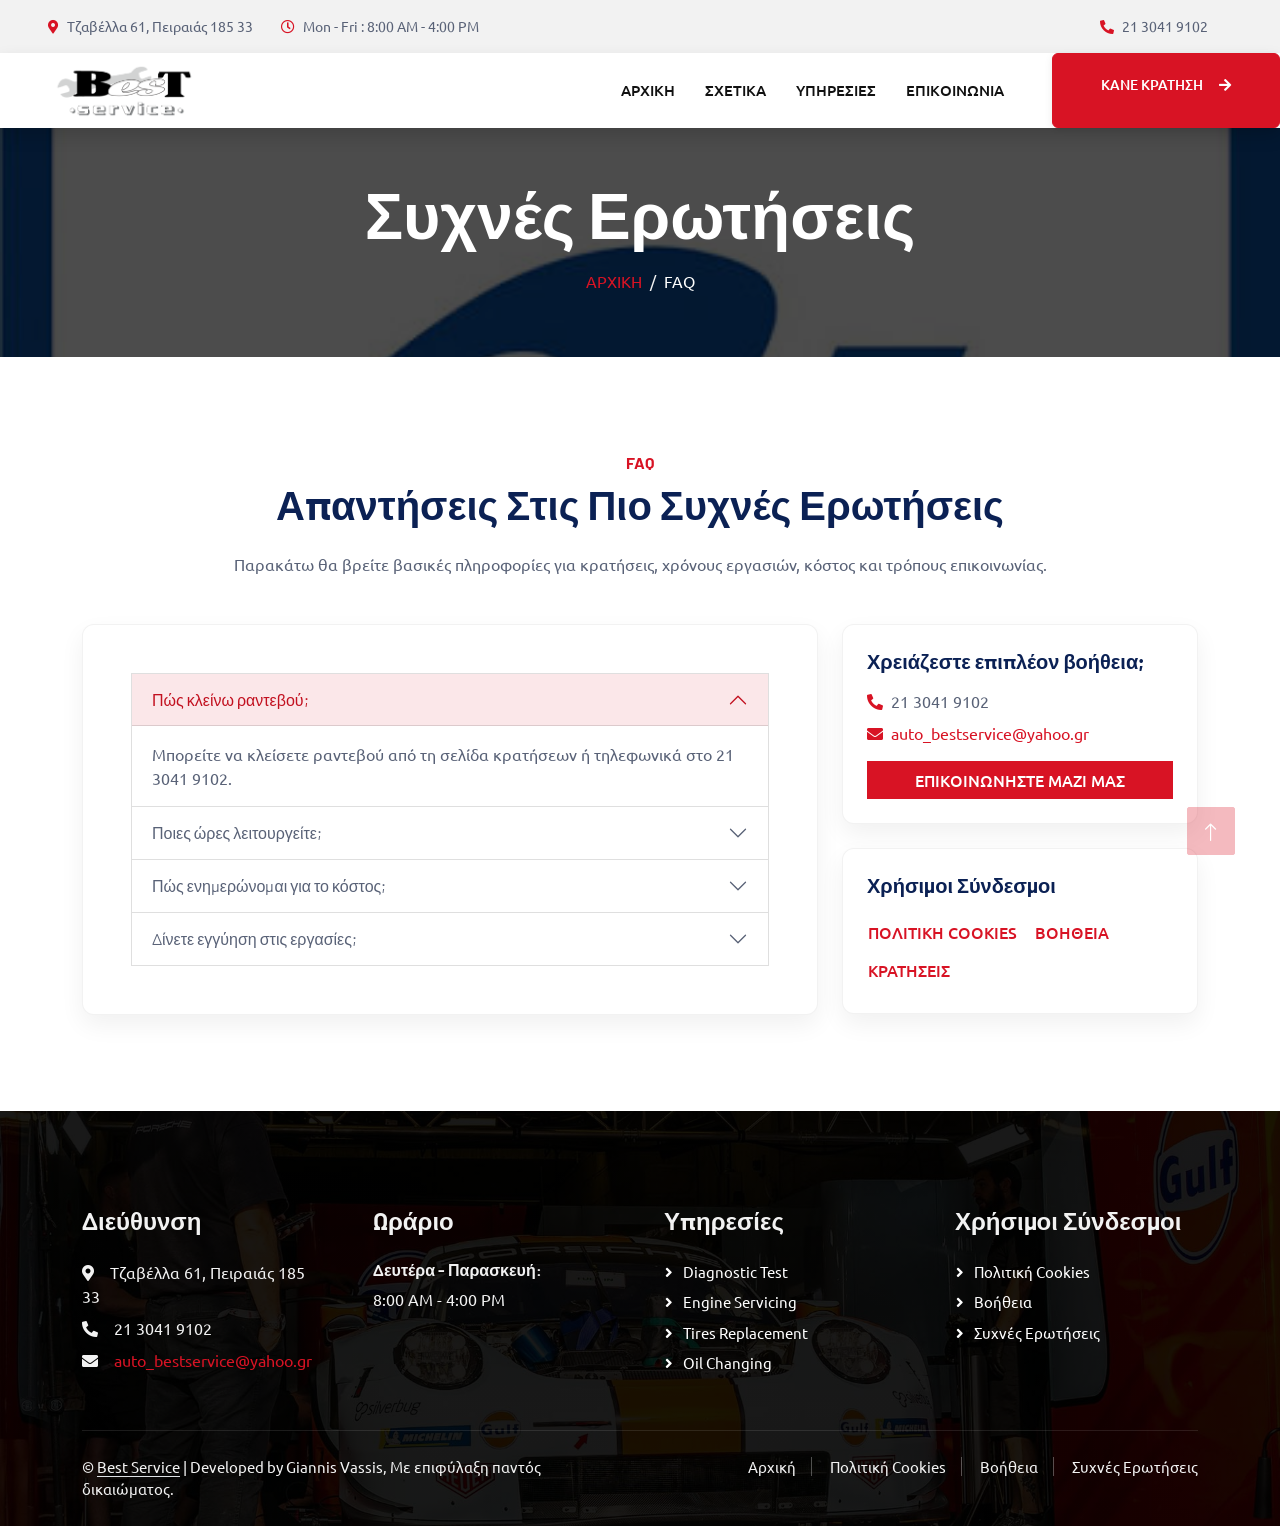
<file: carserv-1.0.0/sixnes-erotiseis.html>
﻿<!DOCTYPE html>
<html lang="el">

<head>
    <meta charset="utf-8">
    <title>Συχνές Ερωτήσεις | Best Service</title>
    <meta content="width=device-width, initial-scale=1.0" name="viewport">
    <meta content="FAQ Best Service" name="keywords">
    <meta content="Συχνές ερωτήσεις για ραντεβού, υπηρεσίες, κόστος και επικοινωνία με το Best Service." name="description">

    <link href="img/favicon.ico" rel="icon">
    <link rel="preconnect" href="https://fonts.googleapis.com">
    <link rel="preconnect" href="https://fonts.gstatic.com" crossorigin>
    <link href="https://fonts.googleapis.com/css2?family=Barlow:wght@600;700&family=Ubuntu:wght@400;500&display=swap" rel="stylesheet">
    <link href="https://cdnjs.cloudflare.com/ajax/libs/font-awesome/5.10.0/css/all.min.css" rel="stylesheet">
    <link href="https://cdn.jsdelivr.net/npm/bootstrap-icons@1.4.1/font/bootstrap-icons.css" rel="stylesheet">
    <link href="lib/animate/animate.min.css" rel="stylesheet">
    <link href="css/bootstrap.min.css" rel="stylesheet">
    <link href="css/style.css" rel="stylesheet">
    <style>
        .faq-card {
            background: #ffffff;
            border-radius: 12px;
            box-shadow: 0 10px 24px rgba(0, 0, 0, 0.06);
            border: 1px solid rgba(0, 0, 0, 0.05);
        }
    </style>
</head>

<body>
    <div id="spinner" class="show bg-white position-fixed translate-middle w-100 vh-100 top-50 start-50 d-flex align-items-center justify-content-center">
        <div class="spinner-border text-primary" style="width: 3rem; height: 3rem;" role="status">
            <span class="sr-only">Loading...</span>
        </div>
    </div>

    <div class="container-fluid bg-light p-0">
        <div class="row gx-0 d-none d-lg-flex">
            <div class="col-lg-7 px-5 text-start">
                <div class="h-100 d-inline-flex align-items-center py-3 me-4">
                    <small class="fa fa-map-marker-alt text-primary me-2"></small>
                    <small>Τζαβέλλα 61, Πειραιάς 185 33</small>
                </div>
                <div class="h-100 d-inline-flex align-items-center py-3">
                    <small class="far fa-clock text-primary me-2"></small>
                    <small>Mon - Fri : 8:00 AM - 4:00 PM</small>
                </div>
            </div>
            <div class="col-lg-5 px-5 text-end">
                <div class="h-100 d-inline-flex align-items-center py-3 me-4">
                    <small class="fa fa-phone-alt text-primary me-2"></small>
                    <small>21 3041 9102</small>
                </div>
            </div>
        </div>
    </div>

    <nav class="navbar navbar-expand-lg bg-white navbar-light shadow sticky-top p-0">
        <a href="index.html" class="navbar-brand d-flex align-items-center px-4 px-lg-5">
            <img src="img/best service.png" alt="Best Service" style="height:64px;" />
        </a>
        <button type="button" class="navbar-toggler me-4" data-bs-toggle="collapse" data-bs-target="#navbarCollapse">
            <span class="navbar-toggler-icon"></span>
        </button>
        <div class="collapse navbar-collapse" id="navbarCollapse">
            <div class="navbar-nav ms-auto p-4 p-lg-0">
                <a href="index.html" class="nav-item nav-link">Αρχικη</a>
                <a href="about.html" class="nav-item nav-link">Σχετικα</a>
                <a href="service.html" class="nav-item nav-link">Υπηρεσιες</a>
                <a href="contact.html" class="nav-item nav-link">Επικοινωνια</a>
            </div>
            <a href="booking.html" class="btn btn-primary btn-booking py-2 px-3 px-lg-5">Κανε κρατηση<i class="fa fa-arrow-right ms-3"></i></a>
        </div>
    </nav>

    <div class="container-fluid page-header mb-5 p-0" style="background-image: url(img/ate.jfif);">
        <div class="container-fluid page-header-inner py-5">
            <div class="container text-center">
                <h1 class="display-3 text-white mb-3 animated slideInDown">Συχνές Ερωτήσεις</h1>
                <nav aria-label="breadcrumb">
                    <ol class="breadcrumb justify-content-center text-uppercase">
                        <li class="breadcrumb-item"><a href="index.html">Αρχική</a></li>
                        <li class="breadcrumb-item text-white active" aria-current="page">FAQ</li>
                    </ol>
                </nav>
            </div>
        </div>
    </div>

    <div class="container py-5">
        <div class="text-center wow fadeInUp" data-wow-delay="0.1s">
            <h6 class="text-primary text-uppercase">FAQ</h6>
            <h1 class="mb-4">Απαντήσεις Στις Πιο Συχνές Ερωτήσεις</h1>
            <p class="mb-5">Παρακάτω θα βρείτε βασικές πληροφορίες για κρατήσεις, χρόνους εργασιών, κόστος και τρόπους επικοινωνίας.</p>
        </div>

        <div class="row g-4">
            <div class="col-lg-8 wow fadeInUp" data-wow-delay="0.1s">
                <div class="faq-card p-4 p-lg-5">
                    <div class="accordion" id="faqAccordion">
                        <div class="accordion-item">
                            <h2 class="accordion-header" id="q1">
                                <button class="accordion-button" type="button" data-bs-toggle="collapse" data-bs-target="#a1" aria-expanded="true" aria-controls="a1">
                                    Πώς κλείνω ραντεβού;
                                </button>
                            </h2>
                            <div id="a1" class="accordion-collapse collapse show" aria-labelledby="q1" data-bs-parent="#faqAccordion">
                                <div class="accordion-body">Μπορείτε να κλείσετε ραντεβού από τη σελίδα κρατήσεων ή τηλεφωνικά στο 21 3041 9102.</div>
                            </div>
                        </div>

                        <div class="accordion-item">
                            <h2 class="accordion-header" id="q2">
                                <button class="accordion-button collapsed" type="button" data-bs-toggle="collapse" data-bs-target="#a2" aria-expanded="false" aria-controls="a2">
                                    Ποιες ώρες λειτουργείτε;
                                </button>
                            </h2>
                            <div id="a2" class="accordion-collapse collapse" aria-labelledby="q2" data-bs-parent="#faqAccordion">
                                <div class="accordion-body">Λειτουργούμε Δευτέρα έως Παρασκευή, 08:00 - 16:00.</div>
                            </div>
                        </div>

                        <div class="accordion-item">
                            <h2 class="accordion-header" id="q3">
                                <button class="accordion-button collapsed" type="button" data-bs-toggle="collapse" data-bs-target="#a3" aria-expanded="false" aria-controls="a3">
                                    Πώς ενημερώνομαι για το κόστος;
                                </button>
                            </h2>
                            <div id="a3" class="accordion-collapse collapse" aria-labelledby="q3" data-bs-parent="#faqAccordion">
                                <div class="accordion-body">Πριν από κάθε εργασία γίνεται ενημέρωση για το εύρος κόστους, τα ανταλλακτικά και τον εκτιμώμενο χρόνο παράδοσης.</div>
                            </div>
                        </div>

                        <div class="accordion-item">
                            <h2 class="accordion-header" id="q4">
                                <button class="accordion-button collapsed" type="button" data-bs-toggle="collapse" data-bs-target="#a4" aria-expanded="false" aria-controls="a4">
                                    Δίνετε εγγύηση στις εργασίες;
                                </button>
                            </h2>
                            <div id="a4" class="accordion-collapse collapse" aria-labelledby="q4" data-bs-parent="#faqAccordion">
                                <div class="accordion-body">Ναι, ανάλογα με τη φύση της εργασίας και τα ανταλλακτικά, παρέχεται αντίστοιχη κάλυψη και ενημέρωση κατά την παράδοση.</div>
                            </div>
                        </div>
                    </div>
                </div>
            </div>

            <div class="col-lg-4 wow fadeInUp" data-wow-delay="0.3s">
                <div class="faq-card p-4 mb-4">
                    <h5 class="mb-3">Χρειάζεστε επιπλέον βοήθεια;</h5>
                    <p class="mb-2"><i class="fa fa-phone-alt text-primary me-2"></i>21 3041 9102</p>
                    <p class="mb-3"><i class="fa fa-envelope text-primary me-2"></i><a href="mailto:auto_bestservice@yahoo.gr">auto_bestservice@yahoo.gr</a></p>
                    <a href="contact.html" class="btn btn-primary w-100">Επικοινωνήστε Μαζί Μας</a>
                </div>
                <div class="faq-card p-4">
                    <h5 class="mb-3">Χρήσιμοι Σύνδεσμοι</h5>
                    <a class="btn btn-link ps-0" href="cookies.html">Πολιτική Cookies</a>
                    <a class="btn btn-link ps-0" href="voithia.html">Βοήθεια</a>
                    <a class="btn btn-link ps-0" href="booking.html">Κρατήσεις</a>
                </div>
            </div>
        </div>
    </div>

    <div class="container-fluid bg-dark text-light footer pt-5 mt-5 wow fadeIn" data-wow-delay="0.1s">
        <div class="container py-5">
            <div class="row g-5">
                <div class="col-lg-3 col-md-6">
                    <h4 class="text-light mb-4">Διεύθυνση</h4>
                    <p class="mb-2"><i class="fa fa-map-marker-alt me-3"></i>Τζαβέλλα 61, Πειραιάς 185 33</p>
                    <p class="mb-2"><i class="fa fa-phone-alt me-3"></i>21 3041 9102</p>
                    <p class="mb-2"><i class="fa fa-envelope me-3"></i><a href="mailto:auto_bestservice@yahoo.gr">auto_bestservice@yahoo.gr</a></p>
                </div>
                <div class="col-lg-3 col-md-6">
                    <h4 class="text-light mb-4">Ωράριο</h4>
                    <h6 class="text-light">Δευτέρα - Παρασκευή:</h6>
                    <p class="mb-4">8:00 AM - 4:00 PM</p>
                </div>
                <div class="col-lg-3 col-md-6">
                    <h4 class="text-light mb-4">Υπηρεσίες</h4>
                    <a class="btn btn-link" href="service.html">Diagnostic Test</a>
                    <a class="btn btn-link" href="service.html">Engine Servicing</a>
                    <a class="btn btn-link" href="service.html">Tires Replacement</a>
                    <a class="btn btn-link" href="service.html">Oil Changing</a>
                </div>
                <div class="col-lg-3 col-md-6">
                    <h4 class="text-light mb-4">Χρήσιμοι Σύνδεσμοι</h4>
                    <a class="btn btn-link" href="cookies.html">Πολιτική Cookies</a>
                    <a class="btn btn-link" href="voithia.html">Βοήθεια</a>
                    <a class="btn btn-link" href="sixnes-erotiseis.html">Συχνές Ερωτήσεις</a>
                </div>
            </div>
        </div>
        <div class="container">
            <div class="copyright">
                <div class="row">
                    <div class="col-md-6 text-center text-md-start mb-3 mb-md-0">
                        &copy; <a class="border-bottom" href="#">Best Service</a> | Developed by Giannis Vassis, Με επιφύλαξη παντός δικαιώματος.
                    </div>
                    <div class="col-md-6 text-center text-md-end">
                        <div class="footer-menu">
                            <a href="index.html">Αρχική</a>
                            <a href="cookies.html">Πολιτική Cookies</a>
                            <a href="voithia.html">Βοήθεια</a>
                            <a href="sixnes-erotiseis.html">Συχνές Ερωτήσεις</a>
                        </div>
                    </div>
                </div>
            </div>
        </div>
    </div>

    <a href="#" class="btn btn-lg btn-primary btn-lg-square back-to-top"><i class="bi bi-arrow-up"></i></a>

    <script src="https://code.jquery.com/jquery-3.4.1.min.js"></script>
    <script src="https://cdn.jsdelivr.net/npm/bootstrap@5.0.0/dist/js/bootstrap.bundle.min.js"></script>
    <script src="lib/wow/wow.min.js"></script>
    <script src="lib/easing/easing.min.js"></script>
    <script src="lib/waypoints/waypoints.min.js"></script>
    <script src="lib/counterup/counterup.min.js"></script>
    <script src="lib/owlcarousel/owl.carousel.min.js"></script>
    <script src="lib/tempusdominus/js/moment.min.js"></script>
    <script src="lib/tempusdominus/js/moment-timezone.min.js"></script>
    <script src="lib/tempusdominus/js/tempusdominus-bootstrap-4.min.js"></script>
    <script src="js/main.js"></script>
</body>

</html>
</file>
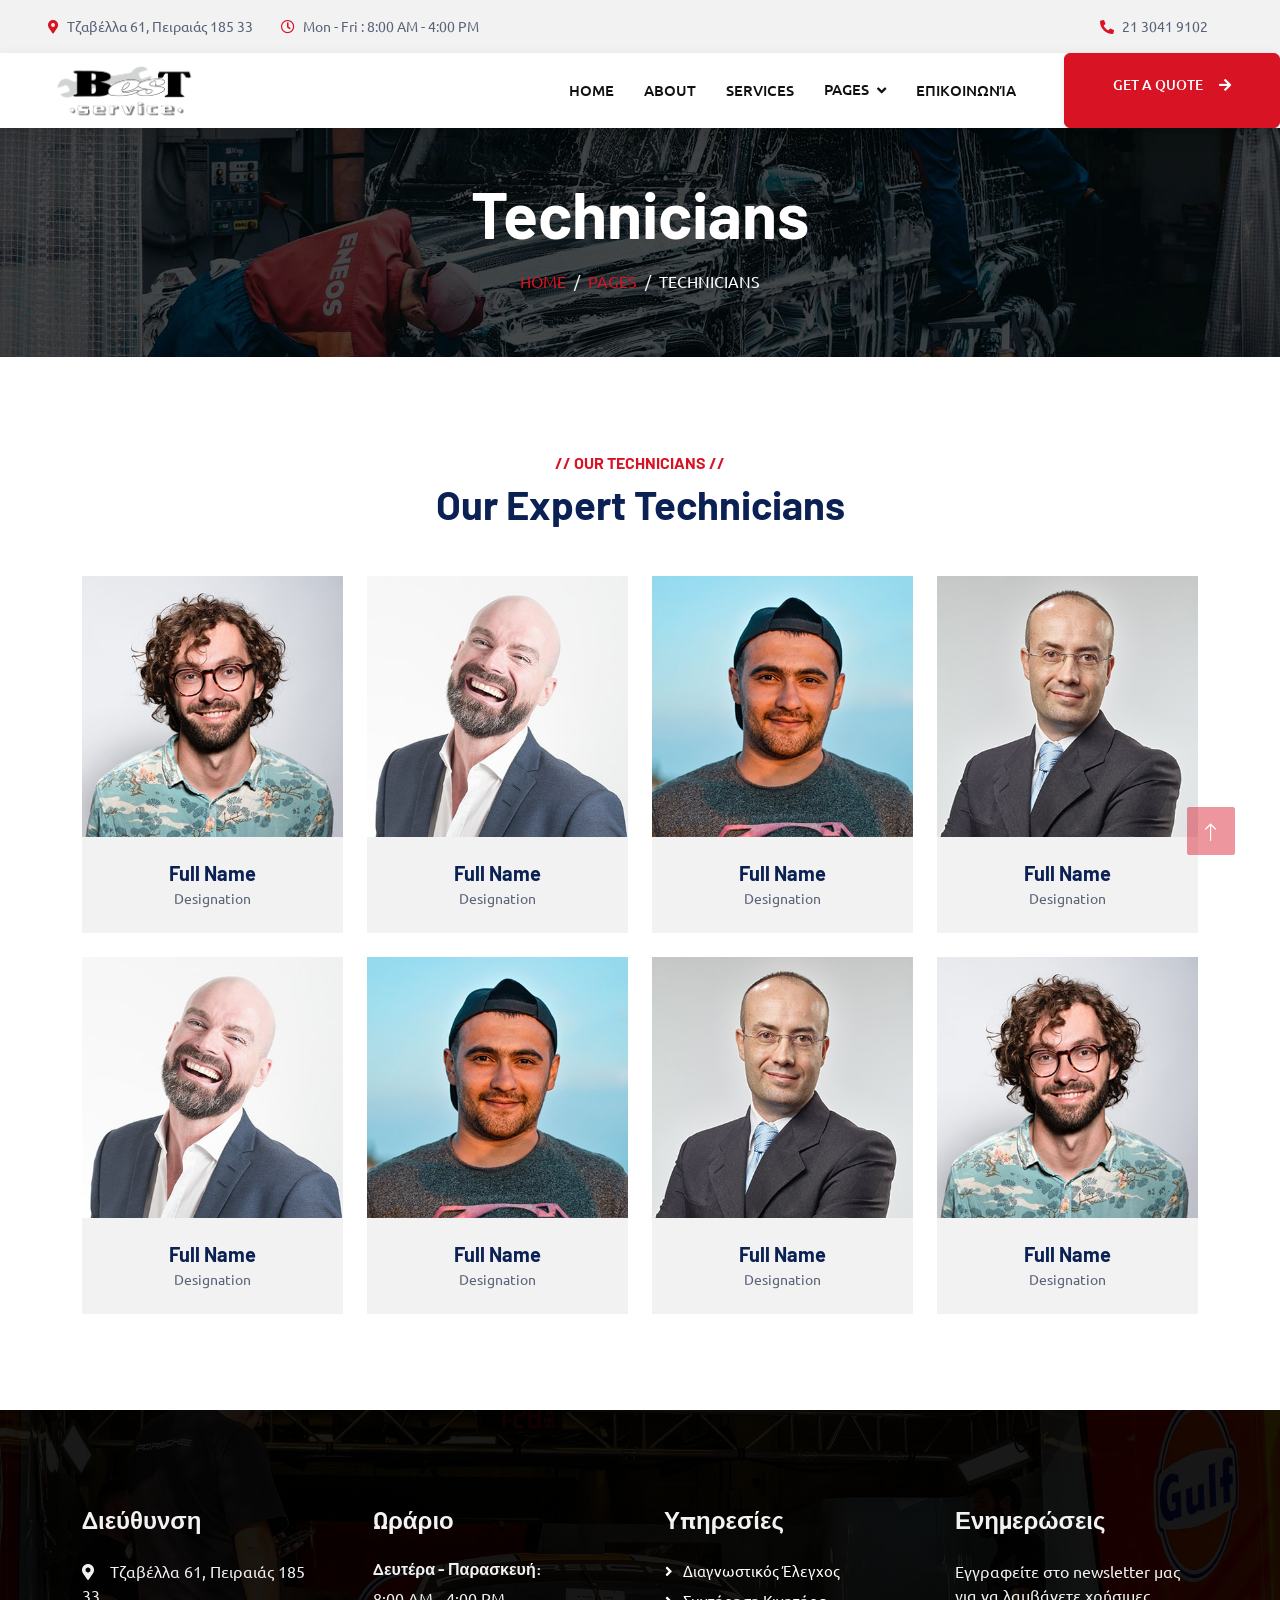
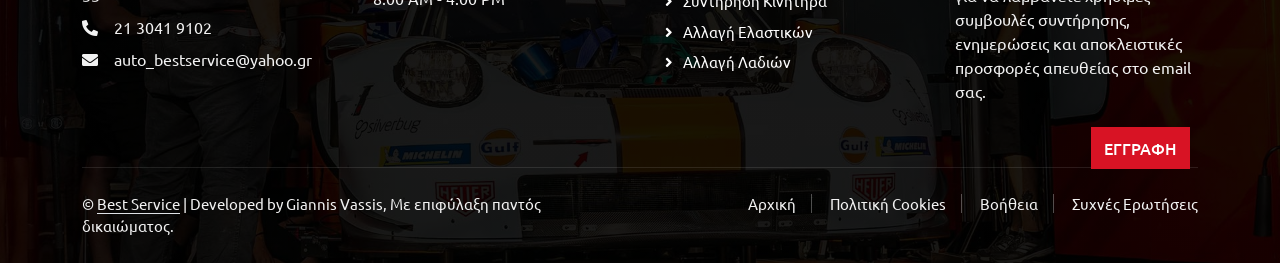
<file: carserv-1.0.0/team.html>
﻿<!DOCTYPE html>
<html lang="en">

<head>
    <meta charset="utf-8">
    <title>Best Service - Το Δυναμικό Μας | Εξειδικευμένοι Τεχνικοί Πειραιά</title>
    <meta content="width=device-width, initial-scale=1.0" name="viewport">
    <meta content="ομάδα συνεργείου, εξειδικευμένοι τεχνικοί, Best Service Πειραιά, τεχνικοί Mercedes Smart BMW Mini" name="keywords">
    <meta content="Γνωρίστε το δυναμικό του Best Service - Εξειδικευμένοι και καταρτισμένοι τεχνικοί του συνεργείου στον Πειραιά." name="description">

    <!-- Favicon -->
    <link href="img/favicon.ico" rel="icon">

    <!-- Google Web Fonts -->
    <link rel="preconnect" href="https://fonts.googleapis.com">
    <link rel="preconnect" href="https://fonts.gstatic.com" crossorigin>
    <link href="https://fonts.googleapis.com/css2?family=Barlow:wght@600;700&family=Ubuntu:wght@400;500&display=swap" rel="stylesheet"> 

    <!-- Icon Font Stylesheet -->
    <link href="https://cdnjs.cloudflare.com/ajax/libs/font-awesome/5.10.0/css/all.min.css" rel="stylesheet">
    <link href="https://cdn.jsdelivr.net/npm/bootstrap-icons@1.4.1/font/bootstrap-icons.css" rel="stylesheet">

    <!-- Libraries Stylesheet -->
    <link href="lib/animate/animate.min.css" rel="stylesheet">
    <link href="lib/owlcarousel/assets/owl.carousel.min.css" rel="stylesheet">
    <link href="lib/tempusdominus/css/tempusdominus-bootstrap-4.min.css" rel="stylesheet" />

    <!-- Customized Bootstrap Stylesheet -->
    <link href="css/bootstrap.min.css" rel="stylesheet">

    <!-- Template Stylesheet -->
    <link href="css/style.css" rel="stylesheet">
</head>

<body>
    <!-- Spinner Start -->
    <div id="spinner" class="show bg-white position-fixed translate-middle w-100 vh-100 top-50 start-50 d-flex align-items-center justify-content-center">
        <div class="spinner-border text-primary" style="width: 3rem; height: 3rem;" role="status">
            <span class="sr-only">Loading...</span>
        </div>
    </div>
    <!-- Spinner End -->
    <!-- Topbar Start -->
    <div class="container-fluid bg-light p-0">
        <div class="row gx-0 d-none d-lg-flex">
            <div class="col-lg-7 px-5 text-start">
                <div class="h-100 d-inline-flex align-items-center py-3 me-4">
                    <small class="fa fa-map-marker-alt text-primary me-2"></small>
                    <small>Τζαβέλλα 61, Πειραιάς 185 33</small>
                </div>
                <div class="h-100 d-inline-flex align-items-center py-3">
                    <small class="far fa-clock text-primary me-2"></small>
                    <small>Mon - Fri : 8:00 AM - 4:00 PM</small>
                </div>
            </div>
            <div class="col-lg-5 px-5 text-end">
                <div class="h-100 d-inline-flex align-items-center py-3 me-4">
                    <small class="fa fa-phone-alt text-primary me-2"></small>
                    <small>21 3041 9102</small>
                </div>
            </div>
        </div>
    </div>
    <!-- Topbar End -->
    <!-- Navbar Start -->
    <nav class="navbar navbar-expand-lg bg-white navbar-light shadow sticky-top p-0">
        <a href="index.html" class="navbar-brand d-flex align-items-center px-4 px-lg-5">
            <img src="img/best service.png" alt="Best Service" style="height:64px;" />
        </a>
        <button type="button" class="navbar-toggler me-4" data-bs-toggle="collapse" data-bs-target="#navbarCollapse">
            <span class="navbar-toggler-icon"></span>
        </button>
        <div class="collapse navbar-collapse" id="navbarCollapse">
            <div class="navbar-nav ms-auto p-4 p-lg-0">
                <a href="index.html" class="nav-item nav-link">Home</a>
                <a href="about.html" class="nav-item nav-link">About</a>
                <a href="service.html" class="nav-item nav-link">Services</a>
                <div class="nav-item dropdown">
                    <a href="#" class="nav-link dropdown-toggle active" data-bs-toggle="dropdown">Pages</a>
                    <div class="dropdown-menu fade-up m-0">
                        <a href="booking.html" class="dropdown-item">Booking</a>
                        <a href="team.html" class="dropdown-item active">Technicians</a>
                        <a href="testimonial.html" class="dropdown-item">Testimonial</a>
                        <a href="404.html" class="dropdown-item">404 Page</a>
                    </div>
                </div>
                <a href="contact.html" class="nav-item nav-link">Επικοινωνία</a>
            </div>
            <a href="" class="btn btn-primary btn-booking py-2 px-3 px-lg-5">Get A Quote<i class="fa fa-arrow-right ms-3"></i></a>
        </div>
    </nav>
    <!-- Navbar End -->
    <!-- Page Header Start -->
    <div class="container-fluid page-header mb-5 p-0" style="background-image: url(img/carousel-bg-2.jpg);">
        <div class="container-fluid page-header-inner py-5">
            <div class="container text-center">
                <h1 class="display-3 text-white mb-3 animated slideInDown">Technicians</h1>
                <nav aria-label="breadcrumb">
                    <ol class="breadcrumb justify-content-center text-uppercase">
                        <li class="breadcrumb-item"><a href="#">Home</a></li>
                        <li class="breadcrumb-item"><a href="#">Pages</a></li>
                        <li class="breadcrumb-item text-white active" aria-current="page">Technicians</li>
                    </ol>
                </nav>
            </div>
        </div>
    </div>
    <!-- Page Header End -->
    <!-- Team Start -->
    <div class="container-xxl py-5">
        <div class="container">
            <div class="text-center wow fadeInUp" data-wow-delay="0.1s">
                <h6 class="text-primary text-uppercase">// Our Technicians //</h6>
                <h1 class="mb-5">Our Expert Technicians</h1>
            </div>
            <div class="row g-4">
                <div class="col-lg-3 col-md-6 wow fadeInUp" data-wow-delay="0.1s">
                    <div class="team-item">
                        <div class="position-relative overflow-hidden">
                            <img class="img-fluid" src="img/team-1.jpg" alt="">
                            <div class="team-overlay position-absolute start-0 top-0 w-100 h-100">

</div>
                        </div>
                        <div class="bg-light text-center p-4">
                            <h5 class="fw-bold mb-0">Full Name</h5>
                            <small>Designation</small>
                        </div>
                    </div>
                </div>
                <div class="col-lg-3 col-md-6 wow fadeInUp" data-wow-delay="0.3s">
                    <div class="team-item">
                        <div class="position-relative overflow-hidden">
                            <img class="img-fluid" src="img/team-2.jpg" alt="">
                            <div class="team-overlay position-absolute start-0 top-0 w-100 h-100">

</div>
                        </div>
                        <div class="bg-light text-center p-4">
                            <h5 class="fw-bold mb-0">Full Name</h5>
                            <small>Designation</small>
                        </div>
                    </div>
                </div>
                <div class="col-lg-3 col-md-6 wow fadeInUp" data-wow-delay="0.5s">
                    <div class="team-item">
                        <div class="position-relative overflow-hidden">
                            <img class="img-fluid" src="img/team-3.jpg" alt="">
                            <div class="team-overlay position-absolute start-0 top-0 w-100 h-100">

</div>
                        </div>
                        <div class="bg-light text-center p-4">
                            <h5 class="fw-bold mb-0">Full Name</h5>
                            <small>Designation</small>
                        </div>
                    </div>
                </div>
                <div class="col-lg-3 col-md-6 wow fadeInUp" data-wow-delay="0.7s">
                    <div class="team-item">
                        <div class="position-relative overflow-hidden">
                            <img class="img-fluid" src="img/team-4.jpg" alt="">
                            <div class="team-overlay position-absolute start-0 top-0 w-100 h-100">

</div>
                        </div>
                        <div class="bg-light text-center p-4">
                            <h5 class="fw-bold mb-0">Full Name</h5>
                            <small>Designation</small>
                        </div>
                    </div>
                </div>
                <div class="col-lg-3 col-md-6 wow fadeInUp" data-wow-delay="0.1s">
                    <div class="team-item">
                        <div class="position-relative overflow-hidden">
                            <img class="img-fluid" src="img/team-2.jpg" alt="">
                            <div class="team-overlay position-absolute start-0 top-0 w-100 h-100">

</div>
                        </div>
                        <div class="bg-light text-center p-4">
                            <h5 class="fw-bold mb-0">Full Name</h5>
                            <small>Designation</small>
                        </div>
                    </div>
                </div>
                <div class="col-lg-3 col-md-6 wow fadeInUp" data-wow-delay="0.3s">
                    <div class="team-item">
                        <div class="position-relative overflow-hidden">
                            <img class="img-fluid" src="img/team-3.jpg" alt="">
                            <div class="team-overlay position-absolute start-0 top-0 w-100 h-100">

</div>
                        </div>
                        <div class="bg-light text-center p-4">
                            <h5 class="fw-bold mb-0">Full Name</h5>
                            <small>Designation</small>
                        </div>
                    </div>
                </div>
                <div class="col-lg-3 col-md-6 wow fadeInUp" data-wow-delay="0.5s">
                    <div class="team-item">
                        <div class="position-relative overflow-hidden">
                            <img class="img-fluid" src="img/team-4.jpg" alt="">
                            <div class="team-overlay position-absolute start-0 top-0 w-100 h-100">

</div>
                        </div>
                        <div class="bg-light text-center p-4">
                            <h5 class="fw-bold mb-0">Full Name</h5>
                            <small>Designation</small>
                        </div>
                    </div>
                </div>
                <div class="col-lg-3 col-md-6 wow fadeInUp" data-wow-delay="0.7s">
                    <div class="team-item">
                        <div class="position-relative overflow-hidden">
                            <img class="img-fluid" src="img/team-1.jpg" alt="">
                            <div class="team-overlay position-absolute start-0 top-0 w-100 h-100">

</div>
                        </div>
                        <div class="bg-light text-center p-4">
                            <h5 class="fw-bold mb-0">Full Name</h5>
                            <small>Designation</small>
                        </div>
                    </div>
                </div>
            </div>
        </div>
    </div>
    <!-- Team End -->
    <!-- Footer Start -->
    <div class="container-fluid bg-dark text-light footer pt-5 mt-5 wow fadeIn" data-wow-delay="0.1s">
        <div class="container py-5">
            <div class="row g-5">
                <div class="col-lg-3 col-md-6">
                    <h4 class="text-light mb-4">Διεύθυνση</h4>
                    <p class="mb-2"><i class="fa fa-map-marker-alt me-3"></i>Τζαβέλλα 61, Πειραιάς 185 33</p>
                    <p class="mb-2"><i class="fa fa-phone-alt me-3"></i>21 3041 9102</p>
                    <p class="mb-2"><i class="fa fa-envelope me-3"></i>auto_bestservice@yahoo.gr</p>
                    <div class="d-flex pt-2">


                    </div>
                </div>
                <div class="col-lg-3 col-md-6">
                    <h4 class="text-light mb-4">Ωράριο</h4>
                    <h6 class="text-light">Δευτέρα - Παρασκευή:</h6>
                    <p class="mb-4">8:00 AM - 4:00 PM</p>
                </div>
                <div class="col-lg-3 col-md-6">
                    <h4 class="text-light mb-4">Υπηρεσίες</h4>
                    <a class="btn btn-link" href="">Διαγνωστικός Έλεγχος</a>
                    <a class="btn btn-link" href="">Συντήρηση Κινητήρα</a>
                    <a class="btn btn-link" href="">Αλλαγή Ελαστικών</a>
                    <a class="btn btn-link" href="">Αλλαγή Λαδιών</a>
                </div>
                <div class="col-lg-3 col-md-6">
                    <h4 class="text-light mb-4">Ενημερώσεις</h4>
                    <p>Εγγραφείτε στο newsletter μας για να λαμβάνετε χρήσιμες συμβουλές συντήρησης, ενημερώσεις και αποκλειστικές προσφορές απευθείας στο email σας.</p>
                    <div class="position-relative mx-auto" style="max-width: 400px;">
                        <button type="button" class="btn btn-primary py-2 position-absolute top-0 end-0 mt-2 me-2">Εγγραφη</button>
                    </div>
                </div>
            </div>
        </div>
        <div class="container">
            <div class="copyright">
                <div class="row">
                    <div class="col-md-6 text-center text-md-start mb-3 mb-md-0">
                        &copy; <a class="border-bottom" href="#">Best Service</a> | Developed by Giannis Vassis, Με επιφύλαξη παντός δικαιώματος.

                        <!--/*** This template is free as long as you keep the footer author’s credit link/attribution link/backlink. If you'd like to use the template without the footer author’s credit link/attribution link/backlink, you can purchase the Credit Removal License from "https://htmlcodex.com/credit-removal". Thank you for your support. ***/-->
                    </div>
                    <div class="col-md-6 text-center text-md-end">
                        <div class="footer-menu">
                            <a href="">Αρχική</a>
                            <a href="cookies.html">Πολιτική Cookies</a>
                            <a href="voithia.html">Βοήθεια</a>
                            <a href="sixnes-erotiseis.html">Συχνές Ερωτήσεις</a>
                        </div>
                    </div>
                </div>
            </div>
        </div>
    </div>
    <!-- Footer End -->
    <!-- Back to Top -->
    <a href="#" class="btn btn-lg btn-primary btn-lg-square back-to-top"><i class="bi bi-arrow-up"></i></a>


    <!-- JavaScript Libraries -->
    <script src="https://code.jquery.com/jquery-3.4.1.min.js"></script>
    <script src="https://cdn.jsdelivr.net/npm/bootstrap@5.0.0/dist/js/bootstrap.bundle.min.js"></script>
    <script src="lib/wow/wow.min.js"></script>
    <script src="lib/easing/easing.min.js"></script>
    <script src="lib/waypoints/waypoints.min.js"></script>
    <script src="lib/counterup/counterup.min.js"></script>
    <script src="lib/owlcarousel/owl.carousel.min.js"></script>
    <script src="lib/tempusdominus/js/moment.min.js"></script>
    <script src="lib/tempusdominus/js/moment-timezone.min.js"></script>
    <script src="lib/tempusdominus/js/tempusdominus-bootstrap-4.min.js"></script>

    <!-- Template Javascript -->
    <script src="js/main.js"></script>
</body>

</html>
</file>
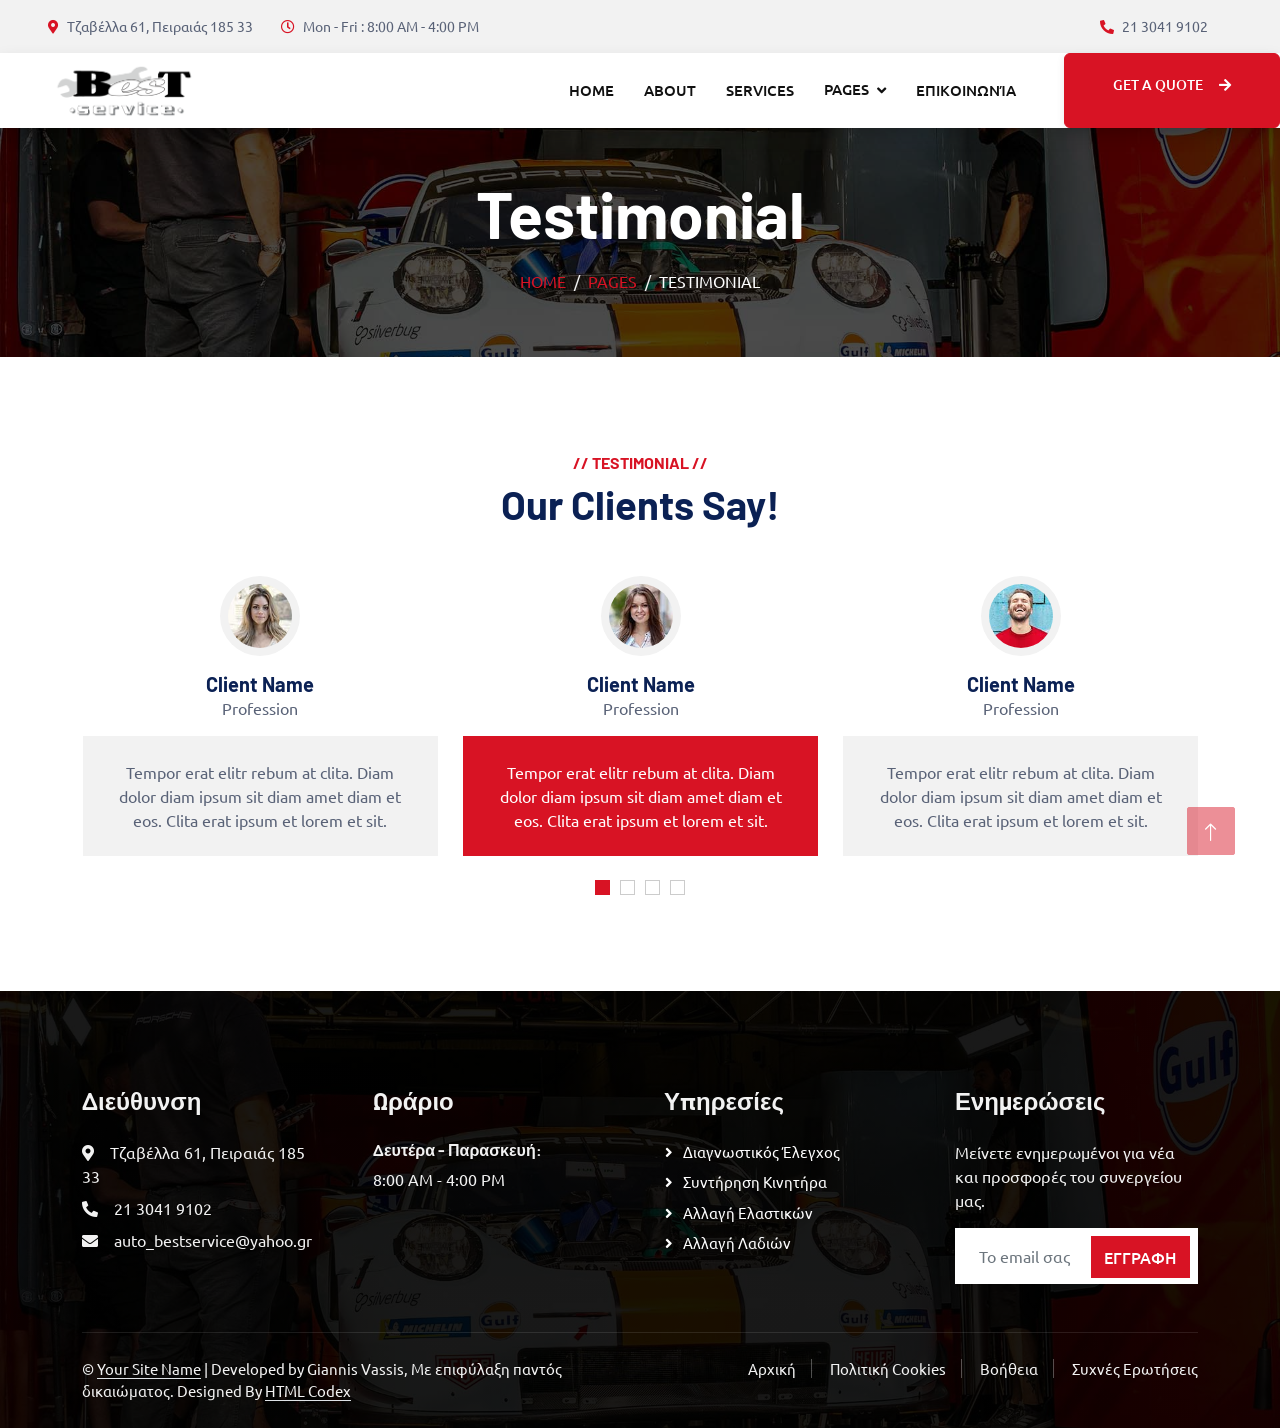
<file: carserv-1.0.0/testimonial.html>
﻿<!DOCTYPE html>
<html lang="en">

<head>
    <meta charset="utf-8">
    <title>Best Service - Κριτικές & Σχόλια | Αξιολόγηση Πελατών Πειραιά</title>
    <meta content="width=device-width, initial-scale=1.0" name="viewport">
    <meta content="αξιολογήσεις Best Service, κριτικές πελατών, σχόλια συνεργείου, Best Service Πειραιά κριτικές" name="keywords">
    <meta content="Διαβάστε τις θετικές κριτικές και σχόλια των πελατών μας για την υπηρεσία του Best Service στον Πειραιά." name="description">

    <!-- Favicon -->
    <link href="img/favicon.ico" rel="icon">

    <!-- Google Web Fonts -->
    <link rel="preconnect" href="https://fonts.googleapis.com">
    <link rel="preconnect" href="https://fonts.gstatic.com" crossorigin>
    <link href="https://fonts.googleapis.com/css2?family=Barlow:wght@600;700&family=Ubuntu:wght@400;500&display=swap" rel="stylesheet"> 

    <!-- Icon Font Stylesheet -->
    <link href="https://cdnjs.cloudflare.com/ajax/libs/font-awesome/5.10.0/css/all.min.css" rel="stylesheet">
    <link href="https://cdn.jsdelivr.net/npm/bootstrap-icons@1.4.1/font/bootstrap-icons.css" rel="stylesheet">

    <!-- Libraries Stylesheet -->
    <link href="lib/animate/animate.min.css" rel="stylesheet">
    <link href="lib/owlcarousel/assets/owl.carousel.min.css" rel="stylesheet">
    <link href="lib/tempusdominus/css/tempusdominus-bootstrap-4.min.css" rel="stylesheet" />

    <!-- Customized Bootstrap Stylesheet -->
    <link href="css/bootstrap.min.css" rel="stylesheet">

    <!-- Template Stylesheet -->
    <link href="css/style.css" rel="stylesheet">
</head>

<body>
    <!-- Spinner Start -->
    <div id="spinner" class="show bg-white position-fixed translate-middle w-100 vh-100 top-50 start-50 d-flex align-items-center justify-content-center">
        <div class="spinner-border text-primary" style="width: 3rem; height: 3rem;" role="status">
            <span class="sr-only">Loading...</span>
        </div>
    </div>
    <!-- Spinner End -->


    <!-- Topbar Start -->
    <div class="container-fluid bg-light p-0">
        <div class="row gx-0 d-none d-lg-flex">
            <div class="col-lg-7 px-5 text-start">
                <div class="h-100 d-inline-flex align-items-center py-3 me-4">
                    <small class="fa fa-map-marker-alt text-primary me-2"></small>
                    <small>Τζαβέλλα 61, Πειραιάς 185 33</small>
                </div>
                <div class="h-100 d-inline-flex align-items-center py-3">
                    <small class="far fa-clock text-primary me-2"></small>
                    <small>Mon - Fri : 8:00 AM - 4:00 PM</small>
                </div>
            </div>
            <div class="col-lg-5 px-5 text-end">
                <div class="h-100 d-inline-flex align-items-center py-3 me-4">
                    <small class="fa fa-phone-alt text-primary me-2"></small>
                    <small>21 3041 9102</small>
                </div>
            </div>
        </div>
    </div>
    <!-- Topbar End -->


    <!-- Navbar Start -->
    <nav class="navbar navbar-expand-lg bg-white navbar-light shadow sticky-top p-0">
        <a href="index.html" class="navbar-brand d-flex align-items-center px-4 px-lg-5">
            <img src="img/best service.png" alt="Best Service" style="height:64px;" />
        </a>
        <button type="button" class="navbar-toggler me-4" data-bs-toggle="collapse" data-bs-target="#navbarCollapse">
            <span class="navbar-toggler-icon"></span>
        </button>
        <div class="collapse navbar-collapse" id="navbarCollapse">
            <div class="navbar-nav ms-auto p-4 p-lg-0">
                <a href="index.html" class="nav-item nav-link">Home</a>
                <a href="about.html" class="nav-item nav-link">About</a>
                <a href="service.html" class="nav-item nav-link">Services</a>
                <div class="nav-item dropdown">
                    <a href="#" class="nav-link dropdown-toggle active" data-bs-toggle="dropdown">Pages</a>
                    <div class="dropdown-menu fade-up m-0">
                        <a href="booking.html" class="dropdown-item">Booking</a>
                        <a href="team.html" class="dropdown-item">Technicians</a>
                        <a href="testimonial.html" class="dropdown-item active">Testimonial</a>
                        <a href="404.html" class="dropdown-item">404 Page</a>
                    </div>
                </div>
                <a href="contact.html" class="nav-item nav-link">Επικοινωνία</a>
            </div>
            <a href="" class="btn btn-primary btn-booking py-2 px-3 px-lg-5">Get A Quote<i class="fa fa-arrow-right ms-3"></i></a>
        </div>
    </nav>
    <!-- Navbar End -->


    <!-- Page Header Start -->
    <div class="container-fluid page-header mb-5 p-0" style="background-image: url(img/carousel-bg-1.jpg);">
        <div class="container-fluid page-header-inner py-5">
            <div class="container text-center">
                <h1 class="display-3 text-white mb-3 animated slideInDown">Testimonial</h1>
                <nav aria-label="breadcrumb">
                    <ol class="breadcrumb justify-content-center text-uppercase">
                        <li class="breadcrumb-item"><a href="#">Home</a></li>
                        <li class="breadcrumb-item"><a href="#">Pages</a></li>
                        <li class="breadcrumb-item text-white active" aria-current="page">Testimonial</li>
                    </ol>
                </nav>
            </div>
        </div>
    </div>
    <!-- Page Header End -->


    <!-- Testimonial Start -->
    <div class="container-xxl py-5 wow fadeInUp" data-wow-delay="0.1s">
        <div class="container">
            <div class="text-center">
                <h6 class="text-primary text-uppercase">// Testimonial //</h6>
                <h1 class="mb-5">Our Clients Say!</h1>
            </div>
            <div class="owl-carousel testimonial-carousel position-relative">
                <div class="testimonial-item text-center">
                    <img class="bg-light rounded-circle p-2 mx-auto mb-3" src="img/testimonial-1.jpg" style="width: 80px; height: 80px;">
                    <h5 class="mb-0">Client Name</h5>
                    <p>Profession</p>
                    <div class="testimonial-text bg-light text-center p-4">
                    <p class="mb-0">Tempor erat elitr rebum at clita. Diam dolor diam ipsum sit diam amet diam et eos. Clita erat ipsum et lorem et sit.</p>
                    </div>
                </div>
                <div class="testimonial-item text-center">
                    <img class="bg-light rounded-circle p-2 mx-auto mb-3" src="img/testimonial-2.jpg" style="width: 80px; height: 80px;">
                    <h5 class="mb-0">Client Name</h5>
                    <p>Profession</p>
                    <div class="testimonial-text bg-light text-center p-4">
                    <p class="mb-0">Tempor erat elitr rebum at clita. Diam dolor diam ipsum sit diam amet diam et eos. Clita erat ipsum et lorem et sit.</p>
                    </div>
                </div>
                <div class="testimonial-item text-center">
                    <img class="bg-light rounded-circle p-2 mx-auto mb-3" src="img/testimonial-3.jpg" style="width: 80px; height: 80px;">
                    <h5 class="mb-0">Client Name</h5>
                    <p>Profession</p>
                    <div class="testimonial-text bg-light text-center p-4">
                    <p class="mb-0">Tempor erat elitr rebum at clita. Diam dolor diam ipsum sit diam amet diam et eos. Clita erat ipsum et lorem et sit.</p>
                    </div>
                </div>
                <div class="testimonial-item text-center">
                    <img class="bg-light rounded-circle p-2 mx-auto mb-3" src="img/testimonial-4.jpg" style="width: 80px; height: 80px;">
                    <h5 class="mb-0">Client Name</h5>
                    <p>Profession</p>
                    <div class="testimonial-text bg-light text-center p-4">
                    <p class="mb-0">Tempor erat elitr rebum at clita. Diam dolor diam ipsum sit diam amet diam et eos. Clita erat ipsum et lorem et sit.</p>
                    </div>
                </div>
            </div>
        </div>
    </div>
    <!-- Testimonial End -->
        

    <!-- Footer Start -->
    <div class="container-fluid bg-dark text-light footer pt-5 mt-5 wow fadeIn" data-wow-delay="0.1s">
        <div class="container py-5">
            <div class="row g-5">
                <div class="col-lg-3 col-md-6">
                    <h4 class="text-light mb-4">Διεύθυνση</h4>
                    <p class="mb-2"><i class="fa fa-map-marker-alt me-3"></i>Τζαβέλλα 61, Πειραιάς 185 33</p>
                    <p class="mb-2"><i class="fa fa-phone-alt me-3"></i>21 3041 9102</p>
                    <p class="mb-2"><i class="fa fa-envelope me-3"></i>auto_bestservice@yahoo.gr</p>
                    <div class="d-flex pt-2">


                    </div>
                </div>
                <div class="col-lg-3 col-md-6">
                    <h4 class="text-light mb-4">Ωράριο</h4>
                    <h6 class="text-light">Δευτέρα - Παρασκευή:</h6>
                    <p class="mb-4">8:00 AM - 4:00 PM</p>
                </div>
                <div class="col-lg-3 col-md-6">
                    <h4 class="text-light mb-4">Υπηρεσίες</h4>
                    <a class="btn btn-link" href="">Διαγνωστικός Έλεγχος</a>
                    <a class="btn btn-link" href="">Συντήρηση Κινητήρα</a>
                    <a class="btn btn-link" href="">Αλλαγή Ελαστικών</a>
                    <a class="btn btn-link" href="">Αλλαγή Λαδιών</a>
                    
                </div>
                <div class="col-lg-3 col-md-6">
                    <h4 class="text-light mb-4">Ενημερώσεις</h4>
                    <p>Μείνετε ενημερωμένοι για νέα και προσφορές του συνεργείου μας.</p>
                    <div class="position-relative mx-auto" style="max-width: 400px;">
                        <input class="form-control border-0 w-100 py-3 ps-4 pe-5" type="text" placeholder="Το email σας">
                        <button type="button" class="btn btn-primary py-2 position-absolute top-0 end-0 mt-2 me-2">Εγγραφη</button>
                    </div>
                </div>
            </div>
        </div>
        <div class="container">
            <div class="copyright">
                <div class="row">
                    <div class="col-md-6 text-center text-md-start mb-3 mb-md-0">
                        &copy; <a class="border-bottom" href="#">Your Site Name</a> | Developed by Giannis Vassis, Με επιφύλαξη παντός δικαιώματος.

                        <!--/*** This template is free as long as you keep the footer author’s credit link/attribution link/backlink. If you'd like to use the template without the footer author’s credit link/attribution link/backlink, you can purchase the Credit Removal License from "https://htmlcodex.com/credit-removal". Thank you for your support. ***/-->
                        Designed By <a class="border-bottom" href="https://htmlcodex.com">HTML Codex</a>
                    </div>
                    <div class="col-md-6 text-center text-md-end">
                        <div class="footer-menu">
                            <a href="">Αρχική</a>
                            <a href="cookies.html">Πολιτική Cookies</a>
                            <a href="voithia.html">Βοήθεια</a>
                            <a href="sixnes-erotiseis.html">Συχνές Ερωτήσεις</a>
                        </div>
                    </div>
                </div>
            </div>
        </div>
    </div>
    <!-- Footer End -->


    <!-- Back to Top -->
    <a href="#" class="btn btn-lg btn-primary btn-lg-square back-to-top"><i class="bi bi-arrow-up"></i></a>


    <!-- JavaScript Libraries -->
    <script src="https://code.jquery.com/jquery-3.4.1.min.js"></script>
    <script src="https://cdn.jsdelivr.net/npm/bootstrap@5.0.0/dist/js/bootstrap.bundle.min.js"></script>
    <script src="lib/wow/wow.min.js"></script>
    <script src="lib/easing/easing.min.js"></script>
    <script src="lib/waypoints/waypoints.min.js"></script>
    <script src="lib/counterup/counterup.min.js"></script>
    <script src="lib/owlcarousel/owl.carousel.min.js"></script>
    <script src="lib/tempusdominus/js/moment.min.js"></script>
    <script src="lib/tempusdominus/js/moment-timezone.min.js"></script>
    <script src="lib/tempusdominus/js/tempusdominus-bootstrap-4.min.js"></script>

    <!-- Template Javascript -->
    <script src="js/main.js"></script>
</body>

</html>
</file>
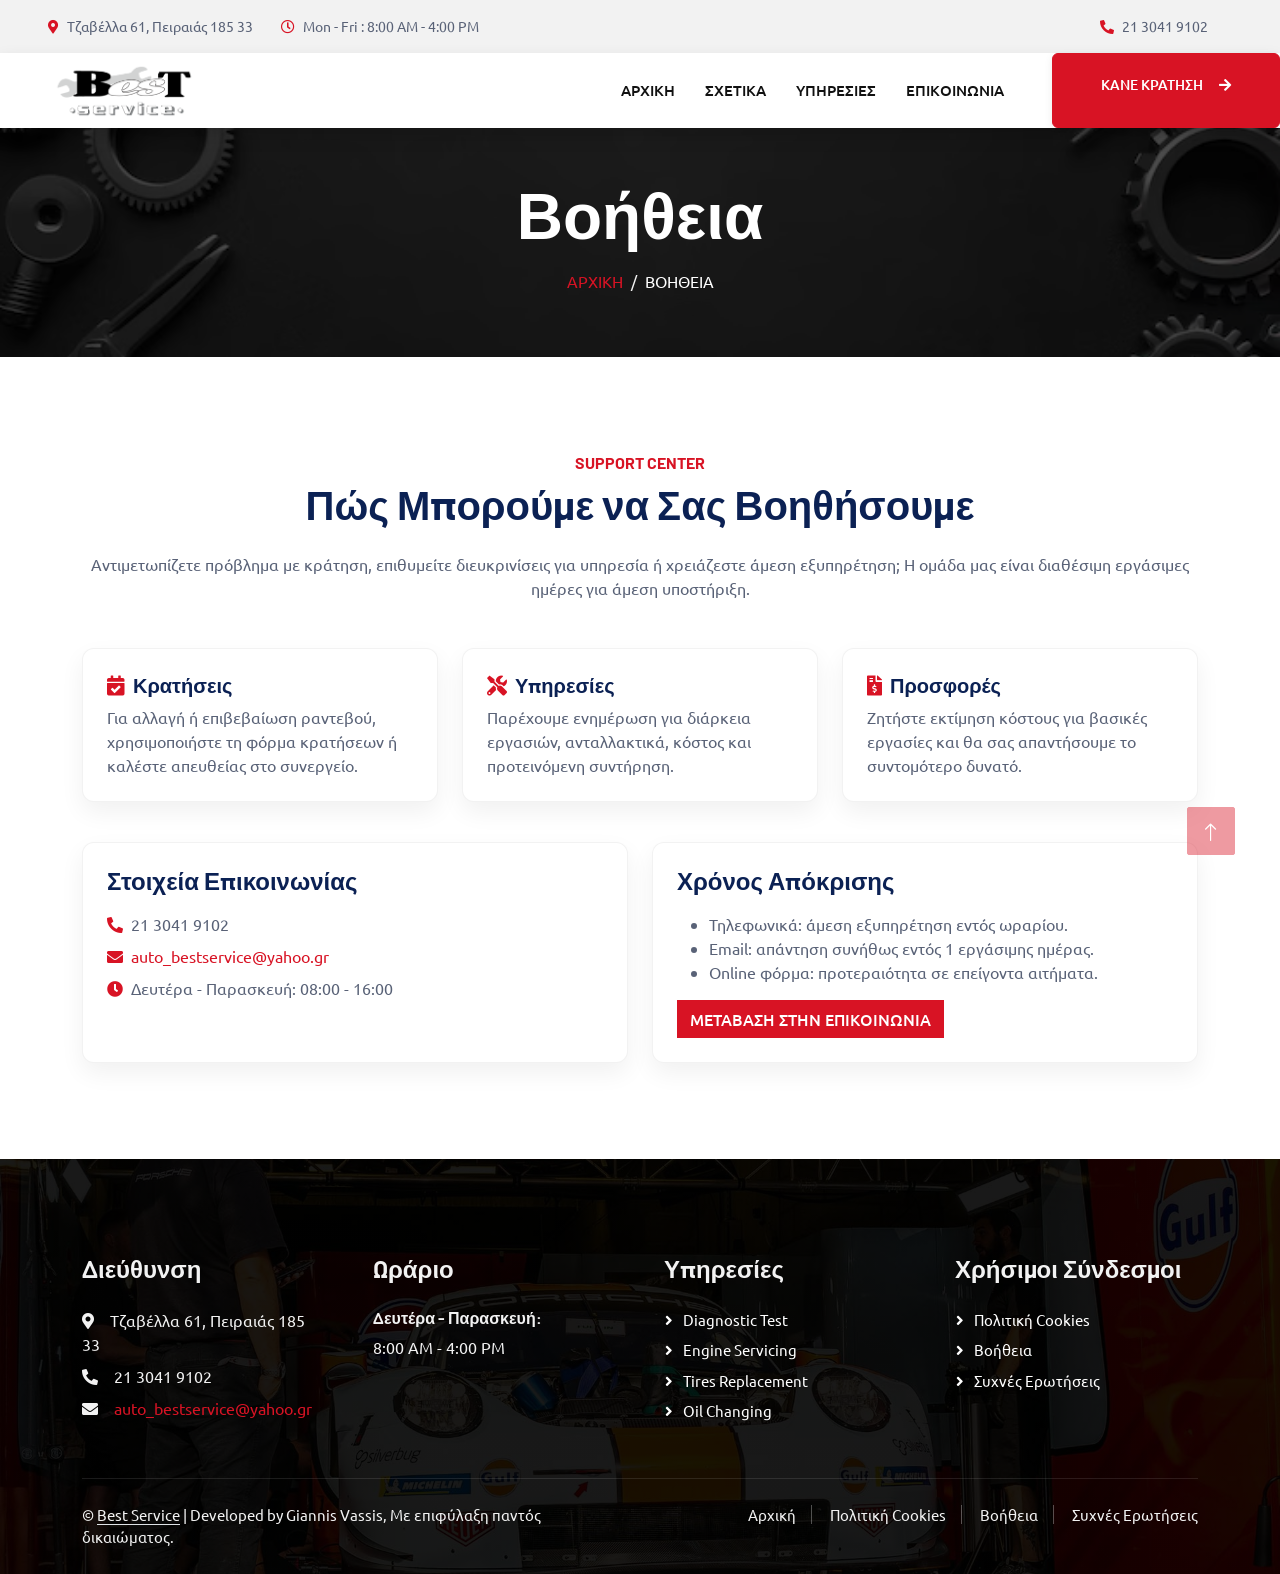
<file: carserv-1.0.0/voithia.html>
﻿<!DOCTYPE html>
<html lang="el">

<head>
    <meta charset="utf-8">
    <title>Βοήθεια | Best Service</title>
    <meta content="width=device-width, initial-scale=1.0" name="viewport">
    <meta content="Βοήθεια Best Service" name="keywords">
    <meta content="Οδηγός υποστήριξης, επικοινωνίας και εξυπηρέτησης πελατών του Best Service." name="description">

    <link href="img/favicon.ico" rel="icon">
    <link rel="preconnect" href="https://fonts.googleapis.com">
    <link rel="preconnect" href="https://fonts.gstatic.com" crossorigin>
    <link href="https://fonts.googleapis.com/css2?family=Barlow:wght@600;700&family=Ubuntu:wght@400;500&display=swap" rel="stylesheet">
    <link href="https://cdnjs.cloudflare.com/ajax/libs/font-awesome/5.10.0/css/all.min.css" rel="stylesheet">
    <link href="https://cdn.jsdelivr.net/npm/bootstrap-icons@1.4.1/font/bootstrap-icons.css" rel="stylesheet">
    <link href="lib/animate/animate.min.css" rel="stylesheet">
    <link href="css/bootstrap.min.css" rel="stylesheet">
    <link href="css/style.css" rel="stylesheet">
    <style>
        .help-card {
            background: #ffffff;
            border-radius: 12px;
            box-shadow: 0 10px 24px rgba(0, 0, 0, 0.06);
            border: 1px solid rgba(0, 0, 0, 0.05);
            height: 100%;
        }
    </style>
</head>

<body>
    <div id="spinner" class="show bg-white position-fixed translate-middle w-100 vh-100 top-50 start-50 d-flex align-items-center justify-content-center">
        <div class="spinner-border text-primary" style="width: 3rem; height: 3rem;" role="status">
            <span class="sr-only">Loading...</span>
        </div>
    </div>

    <div class="container-fluid bg-light p-0">
        <div class="row gx-0 d-none d-lg-flex">
            <div class="col-lg-7 px-5 text-start">
                <div class="h-100 d-inline-flex align-items-center py-3 me-4">
                    <small class="fa fa-map-marker-alt text-primary me-2"></small>
                    <small>Τζαβέλλα 61, Πειραιάς 185 33</small>
                </div>
                <div class="h-100 d-inline-flex align-items-center py-3">
                    <small class="far fa-clock text-primary me-2"></small>
                    <small>Mon - Fri : 8:00 AM - 4:00 PM</small>
                </div>
            </div>
            <div class="col-lg-5 px-5 text-end">
                <div class="h-100 d-inline-flex align-items-center py-3 me-4">
                    <small class="fa fa-phone-alt text-primary me-2"></small>
                    <small>21 3041 9102</small>
                </div>
            </div>
        </div>
    </div>

    <nav class="navbar navbar-expand-lg bg-white navbar-light shadow sticky-top p-0">
        <a href="index.html" class="navbar-brand d-flex align-items-center px-4 px-lg-5">
            <img src="img/best service.png" alt="Best Service" style="height:64px;" />
        </a>
        <button type="button" class="navbar-toggler me-4" data-bs-toggle="collapse" data-bs-target="#navbarCollapse">
            <span class="navbar-toggler-icon"></span>
        </button>
        <div class="collapse navbar-collapse" id="navbarCollapse">
            <div class="navbar-nav ms-auto p-4 p-lg-0">
                <a href="index.html" class="nav-item nav-link">Αρχικη</a>
                <a href="about.html" class="nav-item nav-link">Σχετικα</a>
                <a href="service.html" class="nav-item nav-link">Υπηρεσιες</a>
                <a href="contact.html" class="nav-item nav-link">Επικοινωνια</a>
            </div>
            <a href="booking.html" class="btn btn-primary btn-booking py-2 px-3 px-lg-5">Κανε κρατηση<i class="fa fa-arrow-right ms-3"></i></a>
        </div>
    </nav>

    <div class="container-fluid page-header mb-5 p-0" style="background-image: url(img/contact.avif);">
        <div class="container-fluid page-header-inner py-5">
            <div class="container text-center">
                <h1 class="display-3 text-white mb-3 animated slideInDown">Βοήθεια</h1>
                <nav aria-label="breadcrumb">
                    <ol class="breadcrumb justify-content-center text-uppercase">
                        <li class="breadcrumb-item"><a href="index.html">Αρχική</a></li>
                        <li class="breadcrumb-item text-white active" aria-current="page">Βοήθεια</li>
                    </ol>
                </nav>
            </div>
        </div>
    </div>

    <div class="container py-5">
        <div class="text-center wow fadeInUp" data-wow-delay="0.1s">
            <h6 class="text-primary text-uppercase">Support Center</h6>
            <h1 class="mb-4">Πώς Μπορούμε να Σας Βοηθήσουμε</h1>
            <p class="mb-5">Αντιμετωπίζετε πρόβλημα με κράτηση, επιθυμείτε διευκρινίσεις για υπηρεσία ή χρειάζεστε άμεση εξυπηρέτηση; Η ομάδα μας είναι διαθέσιμη εργάσιμες ημέρες για άμεση υποστήριξη.</p>
        </div>
        <div class="row g-4">
            <div class="col-md-6 col-lg-4 wow fadeInUp" data-wow-delay="0.1s">
                <div class="help-card p-4">
                    <h5><i class="fa fa-calendar-check text-primary me-2"></i>Κρατήσεις</h5>
                    <p class="mb-0">Για αλλαγή ή επιβεβαίωση ραντεβού, χρησιμοποιήστε τη φόρμα κρατήσεων ή καλέστε απευθείας στο συνεργείο.</p>
                </div>
            </div>
            <div class="col-md-6 col-lg-4 wow fadeInUp" data-wow-delay="0.3s">
                <div class="help-card p-4">
                    <h5><i class="fa fa-tools text-primary me-2"></i>Υπηρεσίες</h5>
                    <p class="mb-0">Παρέχουμε ενημέρωση για διάρκεια εργασιών, ανταλλακτικά, κόστος και προτεινόμενη συντήρηση.</p>
                </div>
            </div>
            <div class="col-md-6 col-lg-4 wow fadeInUp" data-wow-delay="0.5s">
                <div class="help-card p-4">
                    <h5><i class="fa fa-file-invoice-dollar text-primary me-2"></i>Προσφορές</h5>
                    <p class="mb-0">Ζητήστε εκτίμηση κόστους για βασικές εργασίες και θα σας απαντήσουμε το συντομότερο δυνατό.</p>
                </div>
            </div>
        </div>

        <div class="row g-4 mt-3">
            <div class="col-lg-6 wow fadeInUp" data-wow-delay="0.1s">
                <div class="help-card p-4">
                    <h4 class="mb-3">Στοιχεία Επικοινωνίας</h4>
                    <p class="mb-2"><i class="fa fa-phone-alt text-primary me-2"></i>21 3041 9102</p>
                    <p class="mb-2"><i class="fa fa-envelope text-primary me-2"></i><a href="mailto:auto_bestservice@yahoo.gr">auto_bestservice@yahoo.gr</a></p>
                    <p class="mb-0"><i class="fa fa-clock text-primary me-2"></i>Δευτέρα - Παρασκευή: 08:00 - 16:00</p>
                </div>
            </div>
            <div class="col-lg-6 wow fadeInUp" data-wow-delay="0.3s">
                <div class="help-card p-4">
                    <h4 class="mb-3">Χρόνος Απόκρισης</h4>
                    <ul class="mb-3">
                        <li>Τηλεφωνικά: άμεση εξυπηρέτηση εντός ωραρίου.</li>
                        <li>Email: απάντηση συνήθως εντός 1 εργάσιμης ημέρας.</li>
                        <li>Online φόρμα: προτεραιότητα σε επείγοντα αιτήματα.</li>
                    </ul>
                    <a href="contact.html" class="btn btn-primary">Μετάβαση στην Επικοινωνία</a>
                </div>
            </div>
        </div>
    </div>

    <div class="container-fluid bg-dark text-light footer pt-5 mt-5 wow fadeIn" data-wow-delay="0.1s">
        <div class="container py-5">
            <div class="row g-5">
                <div class="col-lg-3 col-md-6">
                    <h4 class="text-light mb-4">Διεύθυνση</h4>
                    <p class="mb-2"><i class="fa fa-map-marker-alt me-3"></i>Τζαβέλλα 61, Πειραιάς 185 33</p>
                    <p class="mb-2"><i class="fa fa-phone-alt me-3"></i>21 3041 9102</p>
                    <p class="mb-2"><i class="fa fa-envelope me-3"></i><a href="mailto:auto_bestservice@yahoo.gr">auto_bestservice@yahoo.gr</a></p>
                </div>
                <div class="col-lg-3 col-md-6">
                    <h4 class="text-light mb-4">Ωράριο</h4>
                    <h6 class="text-light">Δευτέρα - Παρασκευή:</h6>
                    <p class="mb-4">8:00 AM - 4:00 PM</p>
                </div>
                <div class="col-lg-3 col-md-6">
                    <h4 class="text-light mb-4">Υπηρεσίες</h4>
                    <a class="btn btn-link" href="service.html">Diagnostic Test</a>
                    <a class="btn btn-link" href="service.html">Engine Servicing</a>
                    <a class="btn btn-link" href="service.html">Tires Replacement</a>
                    <a class="btn btn-link" href="service.html">Oil Changing</a>
                </div>
                <div class="col-lg-3 col-md-6">
                    <h4 class="text-light mb-4">Χρήσιμοι Σύνδεσμοι</h4>
                    <a class="btn btn-link" href="cookies.html">Πολιτική Cookies</a>
                    <a class="btn btn-link" href="voithia.html">Βοήθεια</a>
                    <a class="btn btn-link" href="sixnes-erotiseis.html">Συχνές Ερωτήσεις</a>
                </div>
            </div>
        </div>
        <div class="container">
            <div class="copyright">
                <div class="row">
                    <div class="col-md-6 text-center text-md-start mb-3 mb-md-0">
                        &copy; <a class="border-bottom" href="#">Best Service</a> | Developed by Giannis Vassis, Με επιφύλαξη παντός δικαιώματος.
                    </div>
                    <div class="col-md-6 text-center text-md-end">
                        <div class="footer-menu">
                            <a href="index.html">Αρχική</a>
                            <a href="cookies.html">Πολιτική Cookies</a>
                            <a href="voithia.html">Βοήθεια</a>
                            <a href="sixnes-erotiseis.html">Συχνές Ερωτήσεις</a>
                        </div>
                    </div>
                </div>
            </div>
        </div>
    </div>

    <a href="#" class="btn btn-lg btn-primary btn-lg-square back-to-top"><i class="bi bi-arrow-up"></i></a>

    <script src="https://code.jquery.com/jquery-3.4.1.min.js"></script>
    <script src="https://cdn.jsdelivr.net/npm/bootstrap@5.0.0/dist/js/bootstrap.bundle.min.js"></script>
    <script src="lib/wow/wow.min.js"></script>
    <script src="lib/easing/easing.min.js"></script>
    <script src="lib/waypoints/waypoints.min.js"></script>
    <script src="lib/counterup/counterup.min.js"></script>
    <script src="lib/owlcarousel/owl.carousel.min.js"></script>
    <script src="lib/tempusdominus/js/moment.min.js"></script>
    <script src="lib/tempusdominus/js/moment-timezone.min.js"></script>
    <script src="lib/tempusdominus/js/tempusdominus-bootstrap-4.min.js"></script>
    <script src="js/main.js"></script>
</body>

</html>
</file>
<file: carserv-1.0.0/css/style.css>
/********** Template CSS **********/
:root {
    --primary: #D81324;
    --secondary: #0B2154;
    --light: #F2F2F2;
    --dark: #111111;
}

/* Ensure carousel shows only active slide artwork and prevent visual stacking of car images */
#header-carousel .carousel-inner {
    overflow: hidden;
}

/* Make carousel items positioned so overlays can be clipped */
#header-carousel .carousel-item {
    position: relative;
}

.fw-medium {
    font-weight: 600 !important;
}

.back-to-top {
    position: fixed;
    display: none;
    right: 45px;
    bottom: 45px;
    z-index: 99;
}


/*** Spinner ***/
#spinner {
    opacity: 0;
    visibility: hidden;
    transition: opacity .5s ease-out, visibility 0s linear .5s;
    z-index: 99999;
}

#spinner.show {
    transition: opacity .5s ease-out, visibility 0s linear 0s;
    visibility: visible;
    opacity: 1;
}


/*** Button ***/
.btn {
    font-weight: 500;
    text-transform: uppercase;
    transition: .5s;
}

.btn.btn-primary,
.btn.btn-secondary {
    color: #FFFFFF;
}

.btn-square {
    width: 38px;
    height: 38px;
}

.btn-sm-square {
    width: 32px;
    height: 32px;
}

.btn-lg-square {
    width: 48px;
    height: 48px;
}

.btn-square,
.btn-sm-square,
.btn-lg-square {
    padding: 0;
    display: flex;
    align-items: center;
    justify-content: center;
    font-weight: normal;
    border-radius: 2px;
}


/*** Navbar ***/
.navbar .dropdown-toggle::after {
    border: none;
    content: "\f107";
    font-family: "Font Awesome 5 Free";
    font-weight: 900;
    vertical-align: middle;
    margin-left: 8px;
}

.navbar-light .navbar-nav .nav-link {
    margin-right: 30px;
    padding: 25px 0;
    color: #FFFFFF;
    font-size: 15px;
    text-transform: uppercase;
    outline: none;
}

.navbar-light .navbar-nav .nav-link:hover,
.navbar-light .navbar-nav .nav-link.active {
    color: var(--primary);
}

@media (max-width: 991.98px) {
    .navbar-light .navbar-nav .nav-link  {
        margin-right: 0;
        padding: 10px 0;
    }

    .navbar-light .navbar-nav {
        border-top: 1px solid #EEEEEE;
    }
}

.navbar-light .navbar-brand,
.navbar-light a.btn {
    height: 75px;
}

.navbar-light .navbar-nav .nav-link {
    color: var(--dark);
    font-weight: 500;
}

.navbar-light.sticky-top {
    top: -100px;
    transition: .5s;
}

@media (min-width: 992px) {
    .navbar .nav-item .dropdown-menu {
        display: block;
        border: none;
        margin-top: 0;
        top: 150%;
        opacity: 0;
        visibility: hidden;
        transition: .5s;
    }

    .navbar .nav-item:hover .dropdown-menu {
        top: 100%;
        visibility: visible;
        transition: .5s;
        opacity: 1;
    }
}


/*** Header ***/
.carousel-caption {
    top: 0;
    left: 0;
    right: 0;
    bottom: 0;
    background: rgba(0, 0, 0, .7);
    z-index: 1;
}

.carousel-control-prev,
.carousel-control-next {
    width: 10%;
}

.carousel-control-prev-icon,
.carousel-control-next-icon {
    width: 3rem;
    height: 3rem;
}

@media (max-width: 768px) {
    #header-carousel .carousel-item {
        position: relative;
        min-height: 450px;
    }
    
    #header-carousel .carousel-item img {
        position: absolute;
        width: 100%;
        height: 100%;
        object-fit: cover;
    }
}

.page-header {
    background-position: center center;
    background-repeat: no-repeat;
    background-size: cover;
}

.page-header-inner {
    background: rgba(0, 0, 0, .7);
}

.breadcrumb-item + .breadcrumb-item::before {
    color: var(--light);
}


/*** Facts ***/
.fact {
    background: linear-gradient(rgba(0, 0, 0, .7), rgba(0, 0, 0, .7)), url(../img/carousel-bg-1.jpg);
    background-position: center center;
    background-repeat: no-repeat;
    background-size: cover;
}


/*** Service ***/
.service .nav .nav-link {
    background: var(--light);
    transition: .5s;
}

.service .nav .nav-link.active {
    background: var(--primary);
}

.service .nav .nav-link.active h4 {
    color: #FFFFFF !important;
}


/*** Booking ***/
.booking {
    background: linear-gradient(rgba(0, 0, 0, .7), rgba(0, 0, 0, .7)), url(../img/booking.png) center center no-repeat;
    background-size: cover;
}

.bootstrap-datetimepicker-widget.bottom {
    top: auto !important;
}

.bootstrap-datetimepicker-widget .table * {
    border-bottom-width: 0px;
}

.bootstrap-datetimepicker-widget .table th {
    font-weight: 500;
}

.bootstrap-datetimepicker-widget.dropdown-menu {
    padding: 10px;
    border-radius: 2px;
}

.bootstrap-datetimepicker-widget table td.active,
.bootstrap-datetimepicker-widget table td.active:hover {
    background: var(--primary);
}

.bootstrap-datetimepicker-widget table td.today::before {
    border-bottom-color: var(--primary);
}


/*** Team ***/
.team-item .team-overlay {
    display: flex;
    align-items: center;
    justify-content: center;
    background: var(--primary);
    transform: scale(0);
    transition: .5s;
}

.team-item:hover .team-overlay {
    transform: scale(1);
}

.team-item .team-overlay .btn {
    color: var(--primary);
    background: #FFFFFF;
}

.team-item .team-overlay .btn:hover {
    color: #FFFFFF;
    background: var(--secondary)
}


/*** Testimonial ***/
.testimonial-carousel .owl-item .testimonial-text,
.testimonial-carousel .owl-item.center .testimonial-text * {
    transition: .5s;
}

.testimonial-carousel .owl-item.center .testimonial-text {
    background: var(--primary) !important;
}

.testimonial-carousel .owl-item.center .testimonial-text * {
    color: #FFFFFF !important;
}

.testimonial-carousel .owl-dots {
    margin-top: 24px;
    display: flex;
    align-items: flex-end;
    justify-content: center;
}

.testimonial-carousel .owl-dot {
    position: relative;
    display: inline-block;
    margin: 0 5px;
    width: 15px;
    height: 15px;
    border: 1px solid #CCCCCC;
    transition: .5s;
}

.testimonial-carousel .owl-dot.active {
    background: var(--primary);
    border-color: var(--primary);
}


/*** Footer ***/
.footer {
    background: linear-gradient(rgba(0, 0, 0, .9), rgba(0, 0, 0, .9)), url(../img/carousel-bg-1.jpg) center center no-repeat;
    background-size: cover;
}

.footer .btn.btn-social {
    margin-right: 5px;
    width: 35px;
    height: 35px;
    display: flex;
    align-items: center;
    justify-content: center;
    color: var(--light);
    border: 1px solid #FFFFFF;
    border-radius: 35px;
    transition: .3s;
}

.footer .btn.btn-social:hover {
    color: var(--primary);
}

.footer .btn.btn-link {
    display: block;
    margin-bottom: 5px;
    padding: 0;
    text-align: left;
    color: #FFFFFF;
    font-size: 15px;
    font-weight: normal;
    text-transform: capitalize;
    transition: .3s;
}

.footer .btn.btn-link::before {
    position: relative;
    content: "\f105";
    font-family: "Font Awesome 5 Free";
    font-weight: 900;
    margin-right: 10px;
}

.footer .btn.btn-link:hover {
    letter-spacing: 1px;
    box-shadow: none;
}

.footer .copyright {
    padding: 25px 0;
    font-size: 15px;
    border-top: 1px solid rgba(256, 256, 256, .1);
}

.footer .copyright a {
    color: var(--light);
}

.footer .footer-menu a {
    margin-right: 15px;
    padding-right: 15px;
    border-right: 1px solid rgba(255, 255, 255, .3);
}

.footer .footer-menu a:last-child {
    margin-right: 0;
    padding-right: 0;
    border-right: none;
}

/* --- Mobile / responsiveness fixes --- */
/* Prevent horizontal scrolling on small devices */
html, body {
    overflow-x: hidden;
}

/* Make navbar logo responsive */
.navbar-brand img {
    height: 64px;
    max-width: 100%;
    width: auto;
}

/* Booking button visible on all sizes and responsive padding */
.btn-booking {
    display: inline-block !important;
}

@media (max-width: 991.98px) {
    .btn-booking {
        padding: .5rem 1rem;
        margin-top: 6px;
        font-size: 14px;
    }
}

@media (min-width: 992px) {
    .btn-booking {
        padding: 0 .9rem;
        height: 46px;
        line-height: 46px;
        display: inline-flex !important;
        align-items: center;
        justify-content: center;
        margin-left: 18px;
        border-radius: 6px;
        box-shadow: 0 2px 8px rgba(0,0,0,0.08);
        font-size: 14px;
        text-transform: uppercase;
    }

    /* Ensure navbar items are vertically centered */
    .navbar {
        align-items: center;
    }

    .navbar .navbar-nav {
        display: flex;
        align-items: center;
    }
}

/* Booking button improvements */
.btn-booking {
    white-space: nowrap;
    border-radius: 6px;
    display: inline-block !important;
}

.btn-booking .fa-arrow-right { 
    margin-left: 8px;
    transition: transform .2s;
}

.btn-booking:active, .btn-booking:focus { 
    box-shadow: none;
    transform: translateY(0);
    outline: none;
}

@media (max-width: 991.98px) {
    .navbar { align-items: center; }
    .navbar-collapse { padding: 10px 15px; }
    .navbar-collapse .btn-booking { display:block !important; width:100%; white-space:nowrap; text-align:center; padding:.6rem 1rem; }
    .navbar-nav .nav-link { padding: .5rem 0; }
}

@media (max-width: 575.98px) {
    .btn-booking .fa-arrow-right { display:none; }
    .navbar-brand img { height:48px; }
}
</file>
